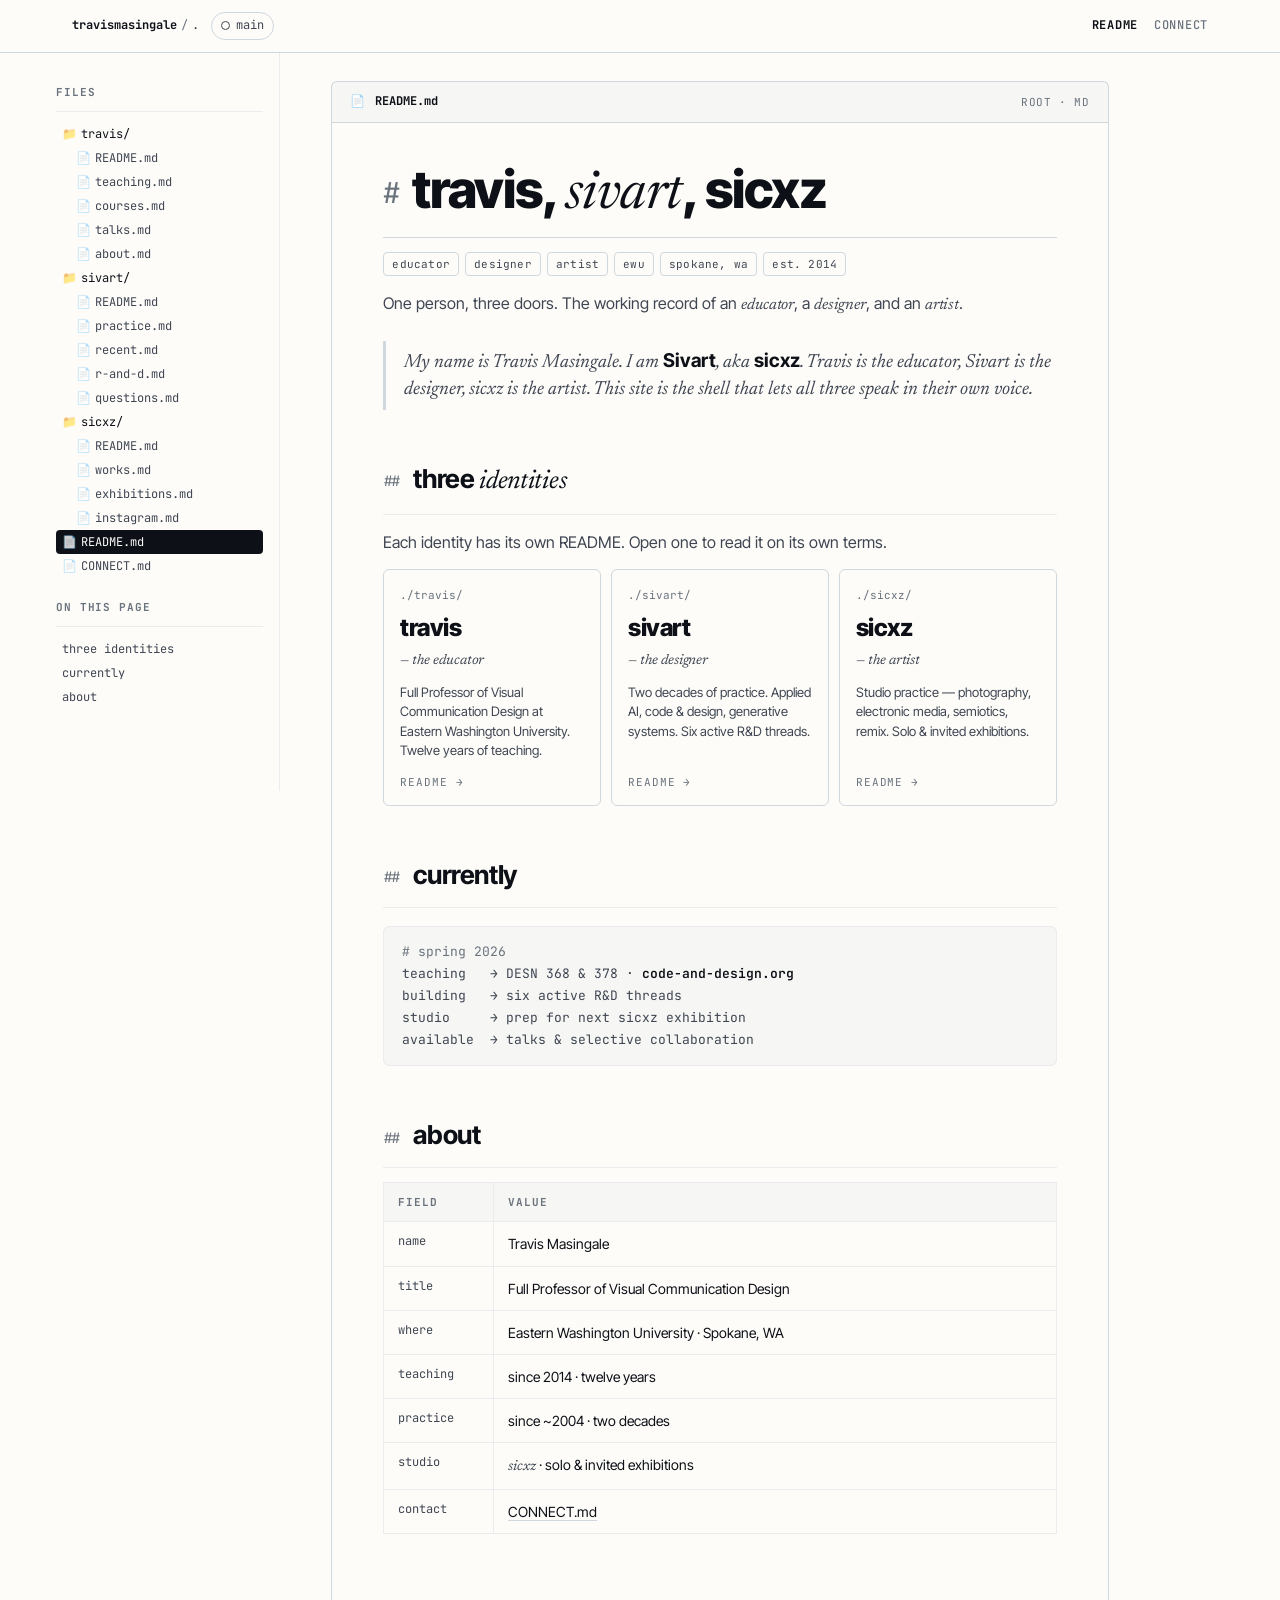
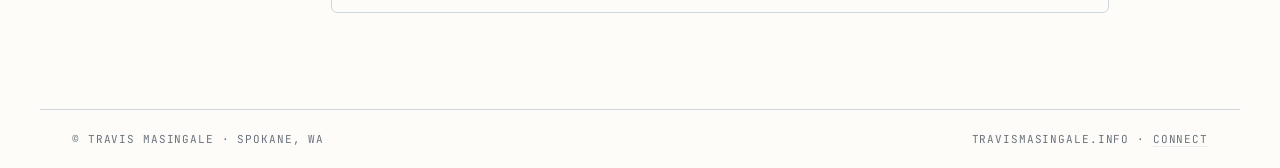
<file: index.html>
<!doctype html>
<html lang="en">
<head>
  <meta charset="utf-8">
  <meta name="viewport" content="width=device-width, initial-scale=1">
  <title>travis, sivart, sicxz — travismasingale.info</title>
  <meta name="description" content="Travis Masingale. Full Professor at Eastern Washington University. Educator, designer, artist — one practice, three doors.">
  <meta name="theme-color" content="#fdfcf9">
  <link href="https://fonts.googleapis.com/css2?family=Inter+Tight:wght@300;400;500;600;700;800;900&family=Newsreader:ital,opsz,wght@0,6..72,300..500;1,6..72,300..500&family=JetBrains+Mono:wght@400;500;700&display=swap" rel="stylesheet">
  <link rel="stylesheet" href="styles/trinity.css">
</head>
<body>

  <header class="top">
    <div class="top-row">
      <a href="index.html" class="lockup"><span class="r">travismasingale</span><span class="s">/</span>.</a>
      <span class="branch">main</span>
      <div class="right">
        <a href="index.html" aria-current="page">README</a>
        <a href="connect.html">Connect</a>
      </div>
    </div>
  </header>

  <div class="shell">

    <aside class="rail" aria-label="Files">
      <h4>files</h4>
      <ul>
        <li><a href="travis.html"><span class="icon">📁</span><span class="folder">travis/</span></a></li>
        <li class="indent"><a href="travis.html"><span class="icon">📄</span><span>README.md</span></a></li>
        <li class="indent"><a href="travis.html#teaching"><span class="icon">📄</span><span>teaching.md</span></a></li>
        <li class="indent"><a href="travis.html#courses"><span class="icon">📄</span><span>courses.md</span></a></li>
        <li class="indent"><a href="travis.html#speaking"><span class="icon">📄</span><span>talks.md</span></a></li>
        <li class="indent"><a href="travis.html#education"><span class="icon">📄</span><span>about.md</span></a></li>

        <li><a href="sivart.html"><span class="icon">📁</span><span class="folder">sivart/</span></a></li>
        <li class="indent"><a href="sivart.html"><span class="icon">📄</span><span>README.md</span></a></li>
        <li class="indent"><a href="sivart.html#practice"><span class="icon">📄</span><span>practice.md</span></a></li>
        <li class="indent"><a href="sivart.html#recent"><span class="icon">📄</span><span>recent.md</span></a></li>
        <li class="indent"><a href="sivart.html#rd-overview"><span class="icon">📄</span><span>r-and-d.md</span></a></li>
        <li class="indent"><a href="sivart.html#themes"><span class="icon">📄</span><span>questions.md</span></a></li>

        <li><a href="sicxz.html"><span class="icon">📁</span><span class="folder">sicxz/</span></a></li>
        <li class="indent"><a href="sicxz.html"><span class="icon">📄</span><span>README.md</span></a></li>
        <li class="indent"><a href="sicxz.html#works"><span class="icon">📄</span><span>works.md</span></a></li>
        <li class="indent"><a href="sicxz.html#exhibitions"><span class="icon">📄</span><span>exhibitions.md</span></a></li>
        <li class="indent"><a href="sicxz.html#instagram"><span class="icon">📄</span><span>instagram.md</span></a></li>

        <li><a class="is-active" href="index.html"><span class="icon">📄</span><span>README.md</span></a></li>
        <li><a href="connect.html"><span class="icon">📄</span><span>CONNECT.md</span></a></li>
      </ul>

      <h4>on this page</h4>
      <ul>
        <li><a href="#identities">three identities</a></li>
        <li><a href="#currently">currently</a></li>
        <li><a href="#about">about</a></li>
      </ul>
    </aside>

    <main class="doc">
      <div class="doc-head">
        <span class="icon">📄</span>
        <span class="name">README.md</span>
        <span class="meta">root · md</span>
      </div>

      <article class="doc-body md">

        <h1><span class="hash">#</span>travis, <i>sivart</i>, sicxz</h1>

        <div class="badges">
          <span class="badge">educator</span>
          <span class="badge">designer</span>
          <span class="badge">artist</span>
          <span class="badge">EWU</span>
          <span class="badge">Spokane, WA</span>
          <span class="badge">est. 2014</span>
        </div>

        <p>One person, three doors. The working record of an <em>educator</em>, a <em>designer</em>, and an <em>artist</em>.</p>

        <blockquote>
          My name is Travis Masingale. I am <strong>Sivart</strong>, aka <strong>sicxz</strong>. Travis is the educator, Sivart is the designer, sicxz is the artist. This site is the shell that lets all three speak in their own voice.
        </blockquote>

        <h2 id="identities"><span class="hash">##</span>three <i>identities</i></h2>
        <p>Each identity has its own README. Open one to read it on its own terms.</p>

        <div class="doors">
          <a class="door" href="travis.html">
            <span class="tag">./travis/</span>
            <span class="name">travis</span>
            <span class="role">— the <i>educator</i></span>
            <p>Full Professor of Visual Communication Design at Eastern Washington University. Twelve years of teaching.</p>
            <span class="open">README →</span>
          </a>
          <a class="door" href="sivart.html">
            <span class="tag">./sivart/</span>
            <span class="name">sivart</span>
            <span class="role">— the <i>designer</i></span>
            <p>Two decades of practice. Applied AI, code &amp; design, generative systems. Six active R&amp;D threads.</p>
            <span class="open">README →</span>
          </a>
          <a class="door" href="sicxz.html">
            <span class="tag">./sicxz/</span>
            <span class="name">sicxz</span>
            <span class="role">— the <i>artist</i></span>
            <p>Studio practice — photography, electronic media, semiotics, remix. Solo &amp; invited exhibitions.</p>
            <span class="open">README →</span>
          </a>
        </div>

        <h2 id="currently"><span class="hash">##</span>currently</h2>

        <div class="codeblock"><span class="c"># spring 2026</span>
teaching   → DESN 368 &amp; 378 · <b>code-and-design.org</b>
building   → six active R&amp;D threads
studio     → prep for next sicxz exhibition
available  → talks &amp; selective collaboration</div>

        <h2 id="about"><span class="hash">##</span>about</h2>

        <table>
          <tr><th>field</th><th>value</th></tr>
          <tr><td class="k">name</td><td>Travis Masingale</td></tr>
          <tr><td class="k">title</td><td>Full Professor of Visual Communication Design</td></tr>
          <tr><td class="k">where</td><td>Eastern Washington University · Spokane, WA</td></tr>
          <tr><td class="k">teaching</td><td>since 2014 · twelve years</td></tr>
          <tr><td class="k">practice</td><td>since ~2004 · two decades</td></tr>
          <tr><td class="k">studio</td><td><i>sicxz</i> · solo &amp; invited exhibitions</td></tr>
          <tr><td class="k">contact</td><td><a href="connect.html">CONNECT.md</a></td></tr>
        </table>

      </article>
    </main>

  </div>

  <footer class="foot">
    <span>© Travis Masingale · Spokane, WA</span>
    <span>travismasingale.info · <a href="connect.html">connect</a></span>
  </footer>

  <script src="scripts/site.js" defer></script>
</body>
</html>
</file>
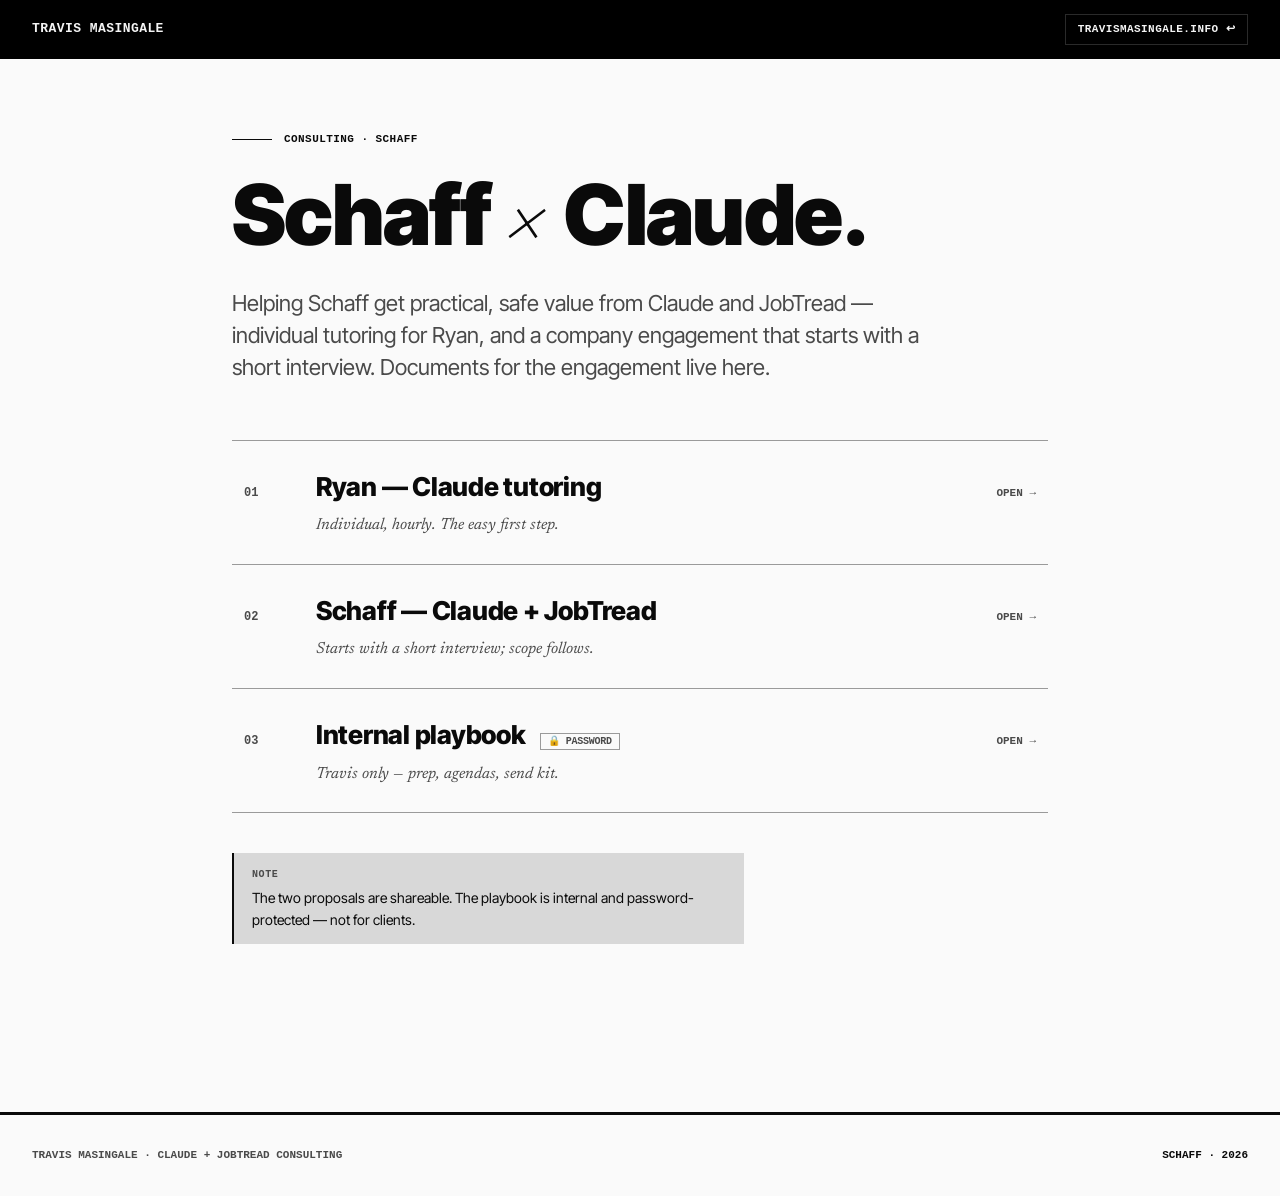
<file: consulting/schaff/index.html>
<!doctype html>
<html lang="en">
<head>
  <meta charset="utf-8" />
  <meta name="viewport" content="width=device-width, initial-scale=1" />
  <title>Schaff × Claude — Consulting</title>
  <link rel="preconnect" href="https://fonts.googleapis.com">
  <link rel="preconnect" href="https://fonts.gstatic.com" crossorigin>
  <link href="https://fonts.googleapis.com/css2?family=Inter+Tight:wght@300;400;500;600;700;800;900&family=Newsreader:ital,opsz,wght@0,6..72,300..500;1,6..72,300..500&display=swap" rel="stylesheet">
  <style>
    /* ===== FOUNDRY · ATELIER (inlined, no color) ===== */
    :root{
      --helv:"Inter Tight","Helvetica Neue",Helvetica,Arial,sans-serif;
      --serif:"Newsreader",Georgia,serif;
      --mono:ui-monospace,"SFMono-Regular",Consolas,monospace;
      --bg:#fafafa;--paper:#d8d8d8;--paper-2:#cccccc;
      --ink:#0a0a0a;--ink-pure:#000;--on-ink:#f4f4f4;--soft:#4a4a4a;--rule:#9a9a9a;--line-on-ink:#2a2a2a;
      --dur:120ms;--ease:cubic-bezier(.2,.6,.2,1);
    }
    [data-theme="dark"]{--bg:#161616;--paper:#1f1f1f;--paper-2:#242424;--ink:#e8e8e8;--ink-pure:#f4f4f4;--on-ink:#0a0a0a;--soft:#8a8a8a;--rule:#3a3a3a;--line-on-ink:#cfcfcf;}
    *{box-sizing:border-box;}
    html,body{margin:0;padding:0;}
    body{background:var(--bg);color:var(--ink);font-family:var(--helv);line-height:1.55;-webkit-font-smoothing:antialiased;text-rendering:optimizeLegibility;}
    i,em{font-family:var(--serif);font-style:italic;font-weight:400;letter-spacing:-.015em;}
    a{color:inherit;text-decoration:underline;text-decoration-thickness:1px;text-underline-offset:3px;transition:background var(--dur) var(--ease),color var(--dur) var(--ease);}
    a:hover{background:var(--ink);color:var(--on-ink);text-decoration:none;}
    *:focus-visible{outline:3px solid var(--ink);outline-offset:3px;}
    ::selection{background:var(--ink);color:var(--on-ink);}
    .top{position:sticky;top:0;z-index:20;display:flex;justify-content:space-between;align-items:center;gap:24px;padding:14px 32px;background:var(--ink-pure);color:var(--on-ink);font-family:var(--mono);font-size:11px;font-weight:700;text-transform:uppercase;letter-spacing:.04em;}
    .top .mark{font-weight:800;font-size:13px;}
    .top a{color:currentColor;text-decoration:none;padding:6px 12px;border:1px solid var(--line-on-ink);}
    .top a:hover{border-color:currentColor;background:var(--on-ink);color:var(--ink-pure);}
    .wrap{max-width:880px;margin:0 auto;padding:72px 32px 96px;}
    .eyebrow{display:flex;align-items:center;gap:12px;margin-bottom:28px;font-family:var(--mono);font-size:11px;font-weight:800;text-transform:uppercase;letter-spacing:.04em;color:var(--ink);}
    .eyebrow::before{content:"";width:40px;height:1px;background:var(--ink);flex:0 0 auto;}
    h1{margin:0 0 24px;font-size:clamp(44px,8vw,84px);font-weight:900;line-height:.92;letter-spacing:-.02em;text-wrap:balance;}
    h1 i{font-weight:400;}
    .lede{max-width:56ch;margin:0;color:var(--soft);font-size:clamp(18px,2.2vw,22px);line-height:1.45;text-wrap:pretty;}
    .index{margin-top:56px;}
    .index-row{display:grid;grid-template-columns:48px minmax(0,1fr) auto;gap:24px;align-items:baseline;padding:26px 12px;border-top:1px solid var(--rule);text-decoration:none;color:inherit;}
    .index-row:last-of-type{border-bottom:1px solid var(--rule);}
    .index-row:hover{background:var(--ink);color:var(--on-ink);text-decoration:none;}
    .index-row .k{font-family:var(--mono);font-size:12px;font-weight:700;color:var(--soft);}
    .index-row .t{font-size:26px;font-weight:800;letter-spacing:-.01em;}
    .index-row .d{display:block;margin-top:6px;font-family:var(--serif);font-style:italic;font-size:16px;color:var(--soft);}
    .index-row .go{font-family:var(--mono);font-size:11px;font-weight:700;text-transform:uppercase;color:var(--soft);white-space:nowrap;}
    .index-row:hover .k,.index-row:hover .d,.index-row:hover .go{color:var(--on-ink);}
    .lock{font-family:var(--mono);font-size:10px;font-weight:800;text-transform:uppercase;border:1px solid var(--rule);padding:2px 7px;margin-left:10px;color:var(--soft);}
    .index-row:hover .lock{border-color:var(--on-ink);color:var(--on-ink);}
    .note{margin:40px 0 0;padding:14px 18px;border-left:2px solid var(--ink);background:var(--paper);font-size:14px;line-height:1.55;max-width:64ch;}
    .note b{display:block;margin-bottom:4px;font-family:var(--mono);font-size:10px;font-weight:800;text-transform:uppercase;letter-spacing:.06em;color:var(--soft);}
    .foot{display:flex;justify-content:space-between;flex-wrap:wrap;gap:16px;padding:32px;margin-top:72px;border-top:3px solid var(--ink);color:var(--soft);font-family:var(--mono);font-size:11px;font-weight:700;text-transform:uppercase;}
    .foot .end{color:var(--ink);font-weight:900;}
    @media (max-width:600px){.index-row{grid-template-columns:1fr;gap:6px;}.index-row .go{display:none;}.foot{flex-direction:column;}}
    @media print{.top{position:static;}body{background:#fff;color:#000;}a{color:#000;}}
  </style>
</head>
<body>
  <header class="top">
    <span class="mark">TRAVIS MASINGALE</span>
    <a href="/">travismasingale.info ↩</a>
  </header>

  <main class="wrap">
    <span class="eyebrow">Consulting · Schaff</span>
    <h1>Schaff <i>×</i> Claude.</h1>
    <p class="lede">Helping Schaff get practical, safe value from Claude and JobTread — individual tutoring for Ryan, and a company engagement that starts with a short interview. Documents for the engagement live here.</p>

    <nav class="index" aria-label="Engagement documents">
      <a class="index-row" href="ryan-tutoring-proposal.html">
        <span class="k">01</span>
        <span><span class="t">Ryan — Claude tutoring</span><span class="d">Individual, hourly. The easy first step.</span></span>
        <span class="go">Open →</span>
      </a>
      <a class="index-row" href="schaff-company-proposal.html">
        <span class="k">02</span>
        <span><span class="t">Schaff — Claude + JobTread</span><span class="d">Starts with a short interview; scope follows.</span></span>
        <span class="go">Open →</span>
      </a>
      <a class="index-row" href="playbook.html">
        <span class="k">03</span>
        <span><span class="t">Internal playbook <span class="lock">🔒 Password</span></span><span class="d">Travis only — prep, agendas, send kit.</span></span>
        <span class="go">Open →</span>
      </a>
    </nav>

    <div class="note">
      <b>Note</b>
      The two proposals are shareable. The playbook is internal and password-protected — not for clients.
    </div>
  </main>

  <footer class="foot">
    <span>Travis Masingale · Claude + JobTread consulting</span>
    <span class="end">Schaff · 2026</span>
  </footer>
</body>
</html>
</file>
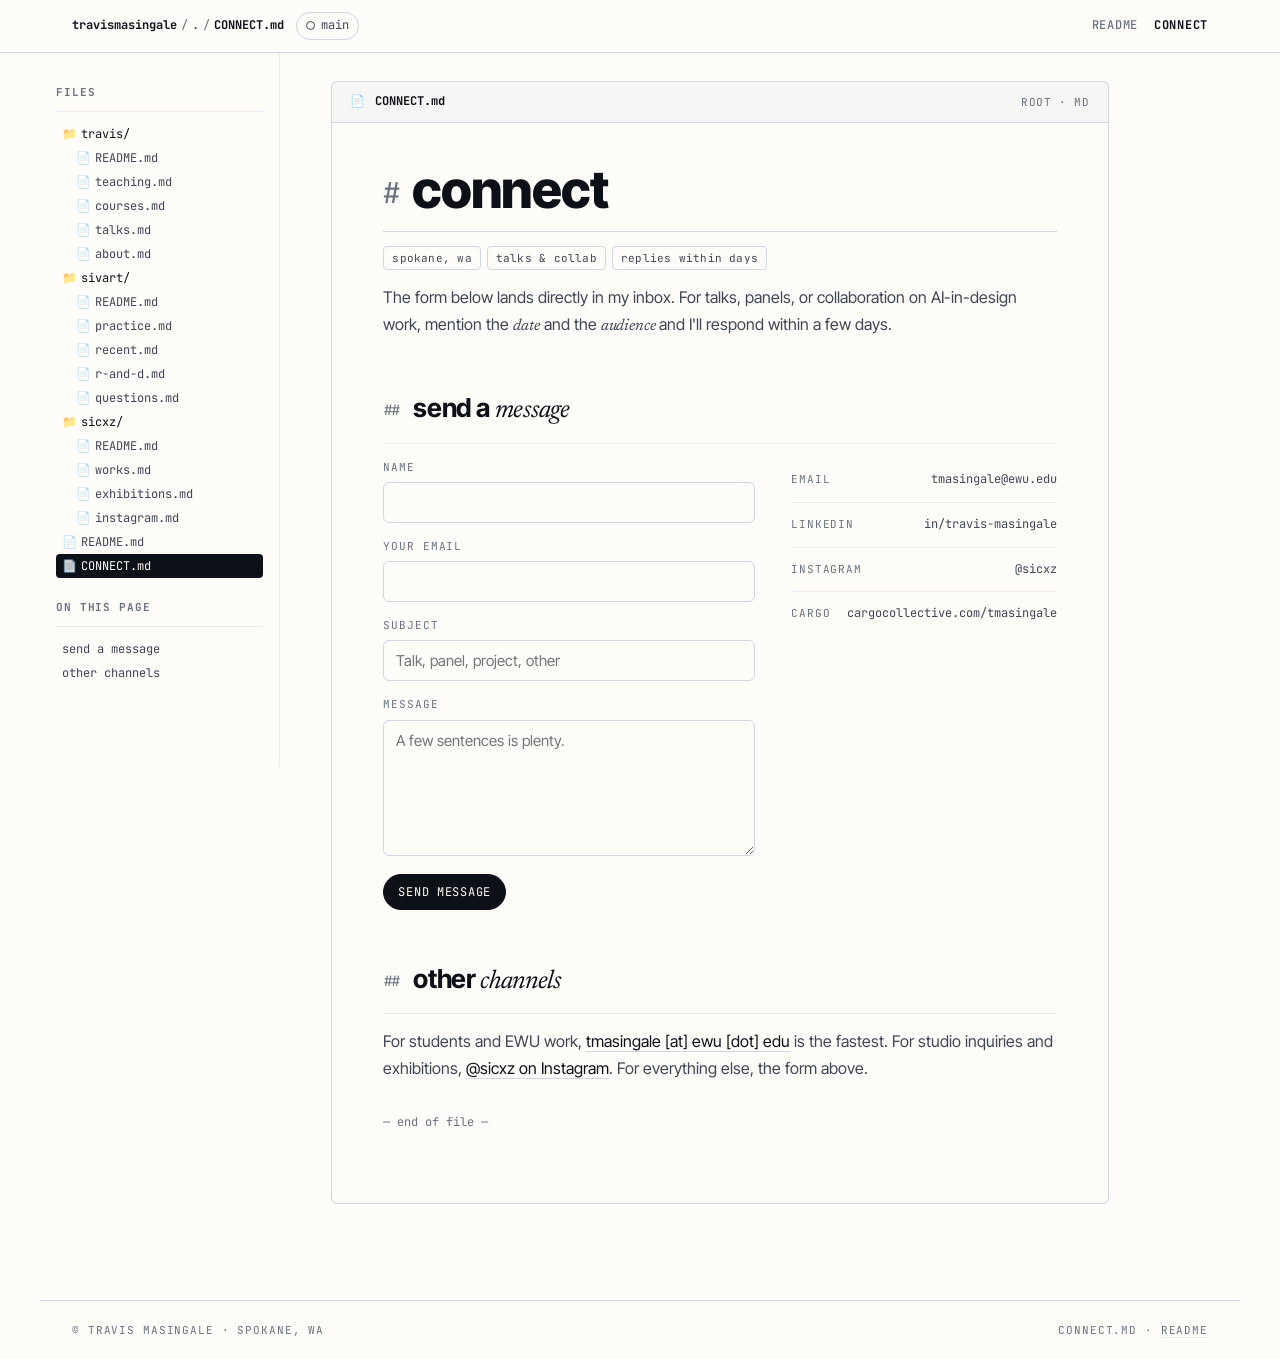
<file: connect.html>
<!doctype html>
<html lang="en">
<head>
  <meta charset="utf-8">
  <meta name="viewport" content="width=device-width, initial-scale=1">
  <title>CONNECT.md — travismasingale.info</title>
  <meta name="description" content="Get in touch with Travis Masingale — form, email, LinkedIn, Instagram, and Cargo.">
  <meta name="theme-color" content="#fdfcf9">
  <link href="https://fonts.googleapis.com/css2?family=Inter+Tight:wght@300;400;500;600;700;800;900&family=Newsreader:ital,opsz,wght@0,6..72,300..500;1,6..72,300..500&family=JetBrains+Mono:wght@400;500;700&display=swap" rel="stylesheet">
  <link rel="stylesheet" href="styles/trinity.css">
</head>
<body>

  <header class="top">
    <div class="top-row">
      <a href="index.html" class="lockup"><span class="r">travismasingale</span><span class="s">/</span>.<span class="s">/</span><span class="r">CONNECT.md</span></a>
      <span class="branch">main</span>
      <div class="right">
        <a href="index.html">README</a>
        <a href="connect.html" aria-current="page">Connect</a>
      </div>
    </div>
  </header>

  <div class="shell">

    <aside class="rail" aria-label="Files">
      <h4>files</h4>
      <ul>
        <li><a href="travis.html"><span class="icon">📁</span><span class="folder">travis/</span></a></li>
        <li class="indent"><a href="travis.html"><span class="icon">📄</span><span>README.md</span></a></li>
        <li class="indent"><a href="travis.html#teaching"><span class="icon">📄</span><span>teaching.md</span></a></li>
        <li class="indent"><a href="travis.html#courses"><span class="icon">📄</span><span>courses.md</span></a></li>
        <li class="indent"><a href="travis.html#speaking"><span class="icon">📄</span><span>talks.md</span></a></li>
        <li class="indent"><a href="travis.html#education"><span class="icon">📄</span><span>about.md</span></a></li>

        <li><a href="sivart.html"><span class="icon">📁</span><span class="folder">sivart/</span></a></li>
        <li class="indent"><a href="sivart.html"><span class="icon">📄</span><span>README.md</span></a></li>
        <li class="indent"><a href="sivart.html#practice"><span class="icon">📄</span><span>practice.md</span></a></li>
        <li class="indent"><a href="sivart.html#recent"><span class="icon">📄</span><span>recent.md</span></a></li>
        <li class="indent"><a href="sivart.html#rd-overview"><span class="icon">📄</span><span>r-and-d.md</span></a></li>
        <li class="indent"><a href="sivart.html#themes"><span class="icon">📄</span><span>questions.md</span></a></li>

        <li><a href="sicxz.html"><span class="icon">📁</span><span class="folder">sicxz/</span></a></li>
        <li class="indent"><a href="sicxz.html"><span class="icon">📄</span><span>README.md</span></a></li>
        <li class="indent"><a href="sicxz.html#works"><span class="icon">📄</span><span>works.md</span></a></li>
        <li class="indent"><a href="sicxz.html#exhibitions"><span class="icon">📄</span><span>exhibitions.md</span></a></li>
        <li class="indent"><a href="sicxz.html#instagram"><span class="icon">📄</span><span>instagram.md</span></a></li>

        <li><a href="index.html"><span class="icon">📄</span><span>README.md</span></a></li>
        <li><a class="is-active" href="connect.html"><span class="icon">📄</span><span>CONNECT.md</span></a></li>
      </ul>

      <h4>on this page</h4>
      <ul>
        <li><a href="#form">send a message</a></li>
        <li><a href="#channels">other channels</a></li>
      </ul>
    </aside>

    <main class="doc">
      <div class="doc-head">
        <span class="icon">📄</span>
        <span class="name">CONNECT.md</span>
        <span class="meta">root · md</span>
      </div>

      <article class="doc-body md">

        <h1><span class="hash">#</span>connect</h1>

        <div class="badges">
          <span class="badge">Spokane, WA</span>
          <span class="badge">talks &amp; collab</span>
          <span class="badge">replies within days</span>
        </div>

        <p>The form below lands directly in my inbox. For talks, panels, or collaboration on AI-in-design work, mention the <em>date</em> and the <em>audience</em> and I'll respond within a few days.</p>

        <h2 id="form"><span class="hash">##</span>send a <i>message</i></h2>

        <div class="contact-grid">
          <form id="contact-form" class="contact-form" action="https://formspree.io/f/YOUR_FORMSPREE_ID" method="POST" novalidate>
            <div class="hp" aria-hidden="true">
              <label>Leave this field empty<input type="text" name="_gotcha" tabindex="-1" autocomplete="off"></label>
            </div>
            <input type="hidden" name="_subject" value="travismasingale.info — new message">

            <div class="f-field">
              <label for="cf-name">Name</label>
              <input id="cf-name" name="name" type="text" required maxlength="120" autocomplete="name">
            </div>

            <div class="f-field">
              <label for="cf-email">Your email</label>
              <input id="cf-email" name="email" type="email" required maxlength="160" autocomplete="email" inputmode="email">
            </div>

            <div class="f-field">
              <label for="cf-subject">Subject</label>
              <input id="cf-subject" name="subject" type="text" maxlength="160" placeholder="Talk, panel, project, other">
            </div>

            <div class="f-field">
              <label for="cf-msg">Message</label>
              <textarea id="cf-msg" name="message" rows="6" required maxlength="3000" placeholder="A few sentences is plenty."></textarea>
            </div>

            <div class="contact-actions">
              <button id="cf-submit" type="submit" class="btn" disabled>Enable JavaScript to send</button>
              <span class="contact-status" id="cf-status" role="status" aria-live="polite"></span>
            </div>
          </form>

          <aside class="contact-alts" aria-label="Other channels">
            <a class="js-email" href="#" data-user="tmasingale" data-host="ewu.edu" data-subject="Hello from travismasingale.info">
              <span class="label">Email</span>
              <span class="handle" data-fallback="enable JavaScript to view">tmasingale [at] ewu [dot] edu</span>
            </a>
            <a href="https://www.linkedin.com/in/travis-masingale/" target="_blank" rel="noopener noreferrer">
              <span class="label">LinkedIn</span>
              <span class="handle">in/travis-masingale</span>
            </a>
            <a href="https://www.instagram.com/sicxz/" target="_blank" rel="noopener noreferrer">
              <span class="label">Instagram</span>
              <span class="handle">@sicxz</span>
            </a>
            <a href="https://cargocollective.com/tmasingale" target="_blank" rel="noopener noreferrer">
              <span class="label">Cargo</span>
              <span class="handle">cargocollective.com/tmasingale</span>
            </a>
          </aside>
        </div>

        <h2 id="channels"><span class="hash">##</span>other <i>channels</i></h2>
        <p>For students and EWU work, <a class="js-email" href="#" data-user="tmasingale" data-host="ewu.edu">tmasingale [at] ewu [dot] edu</a> is the fastest. For studio inquiries and exhibitions, <a href="https://www.instagram.com/sicxz/" target="_blank" rel="noopener">@sicxz on Instagram</a>. For everything else, the form above.</p>

        <p style="margin-top:32px; font-family: var(--mono); font-size:12px; color: var(--mute);">— end of file —</p>
      </article>
    </main>

  </div>

  <footer class="foot">
    <span>© Travis Masingale · Spokane, WA</span>
    <span>CONNECT.md · <a href="index.html">README</a></span>
  </footer>

  <script src="scripts/site.js" defer></script>
</body>
</html>
</file>
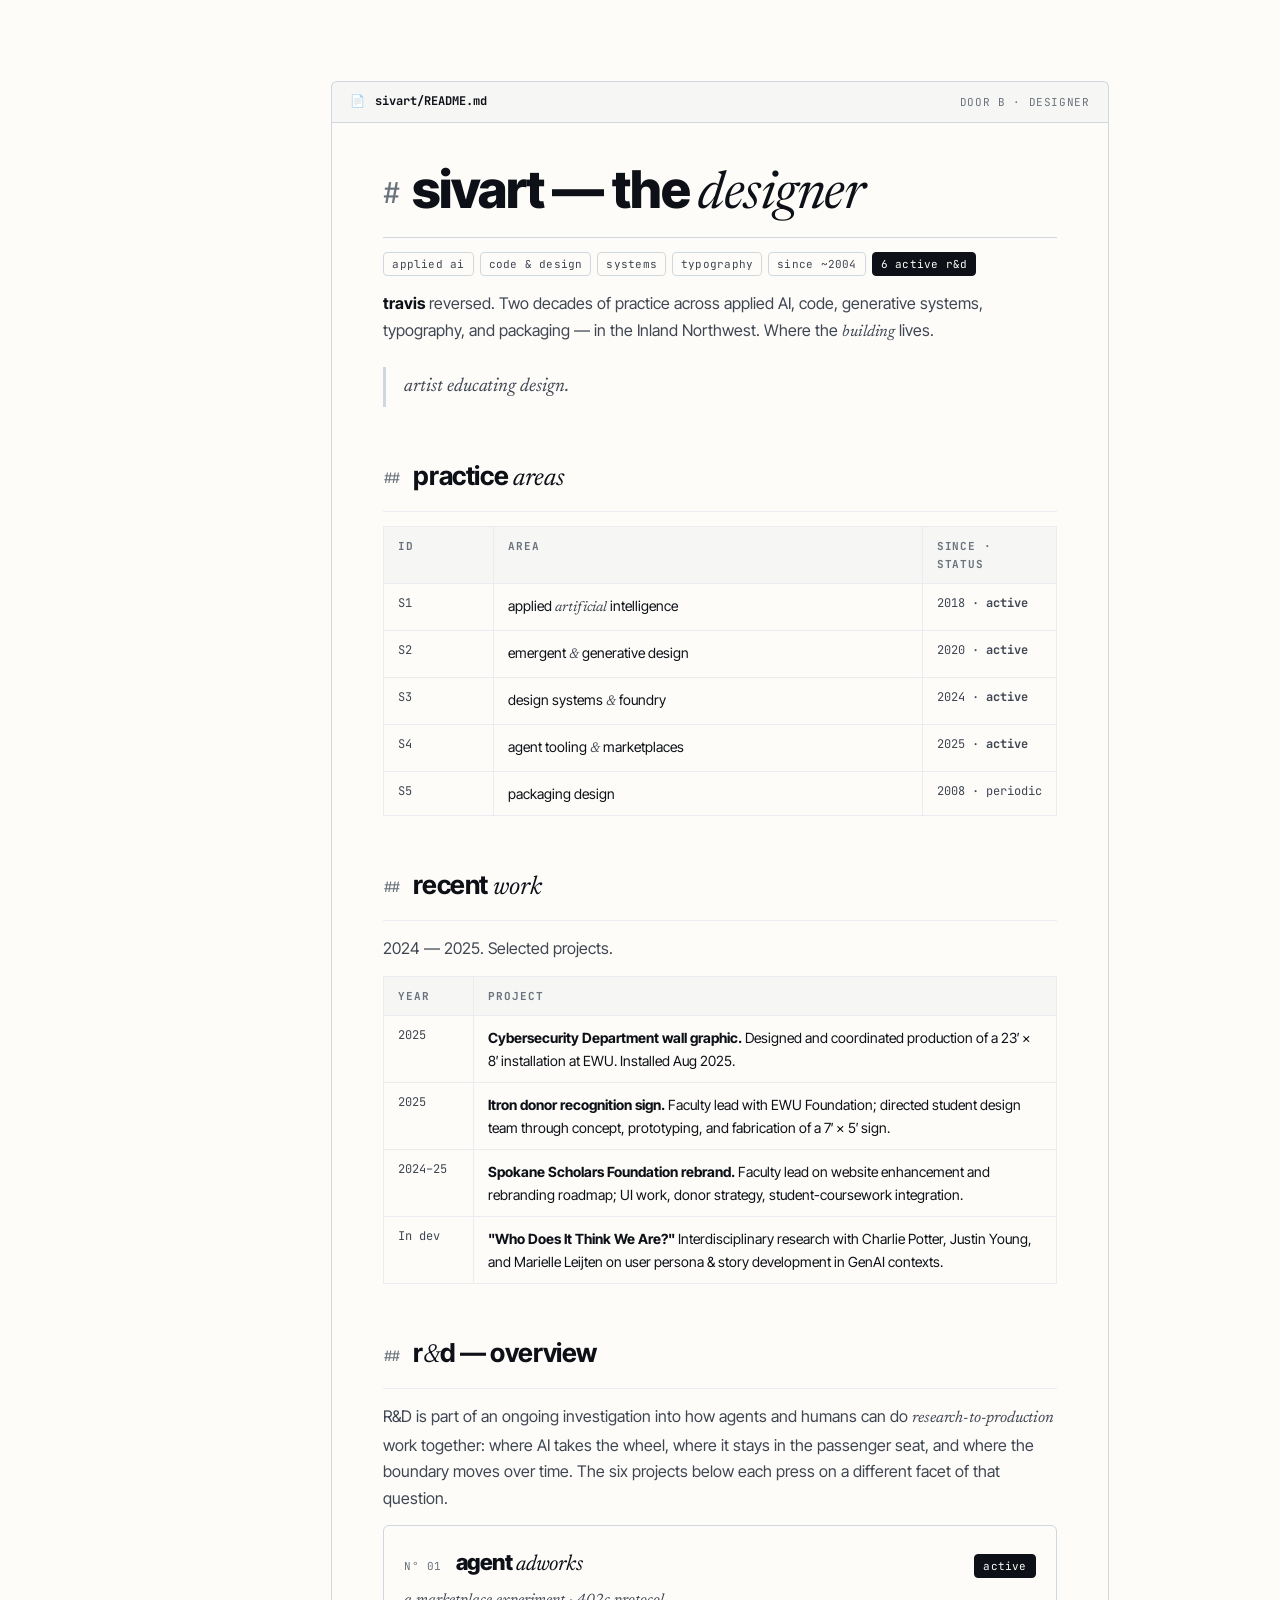
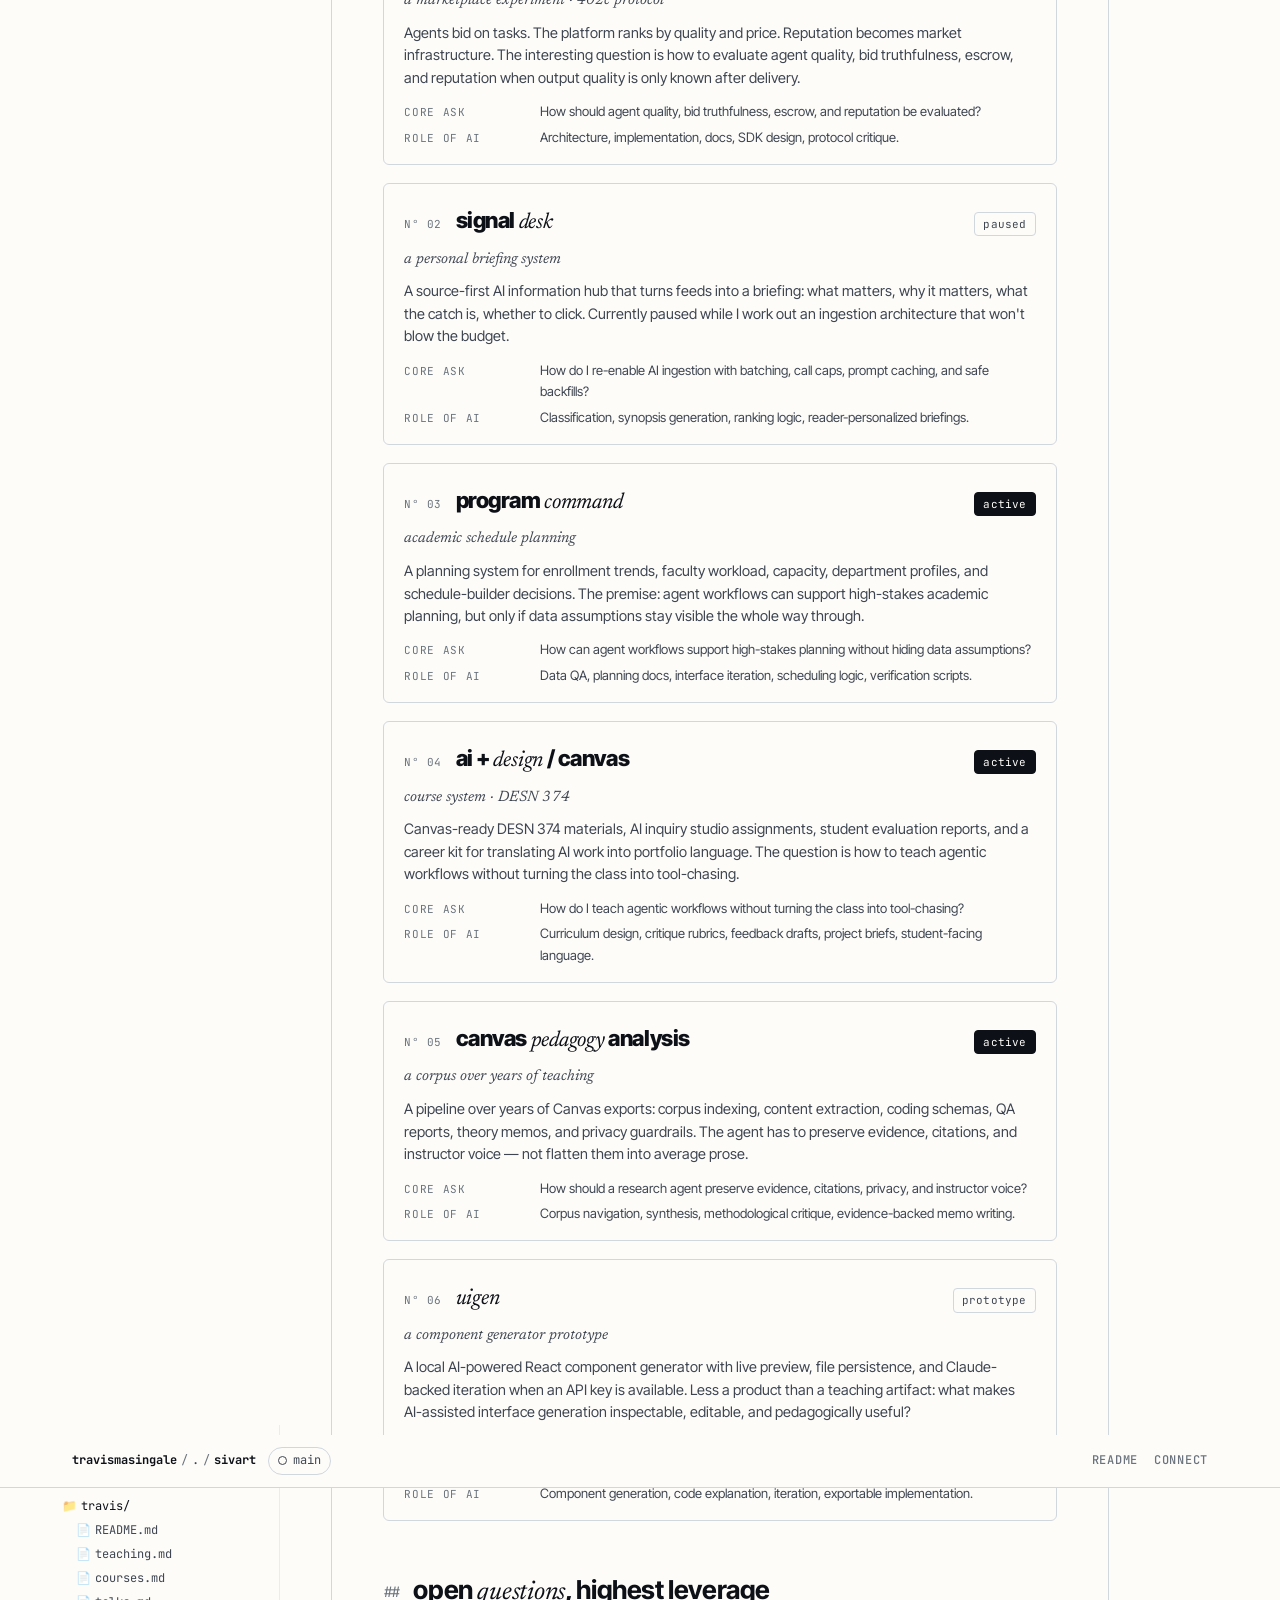
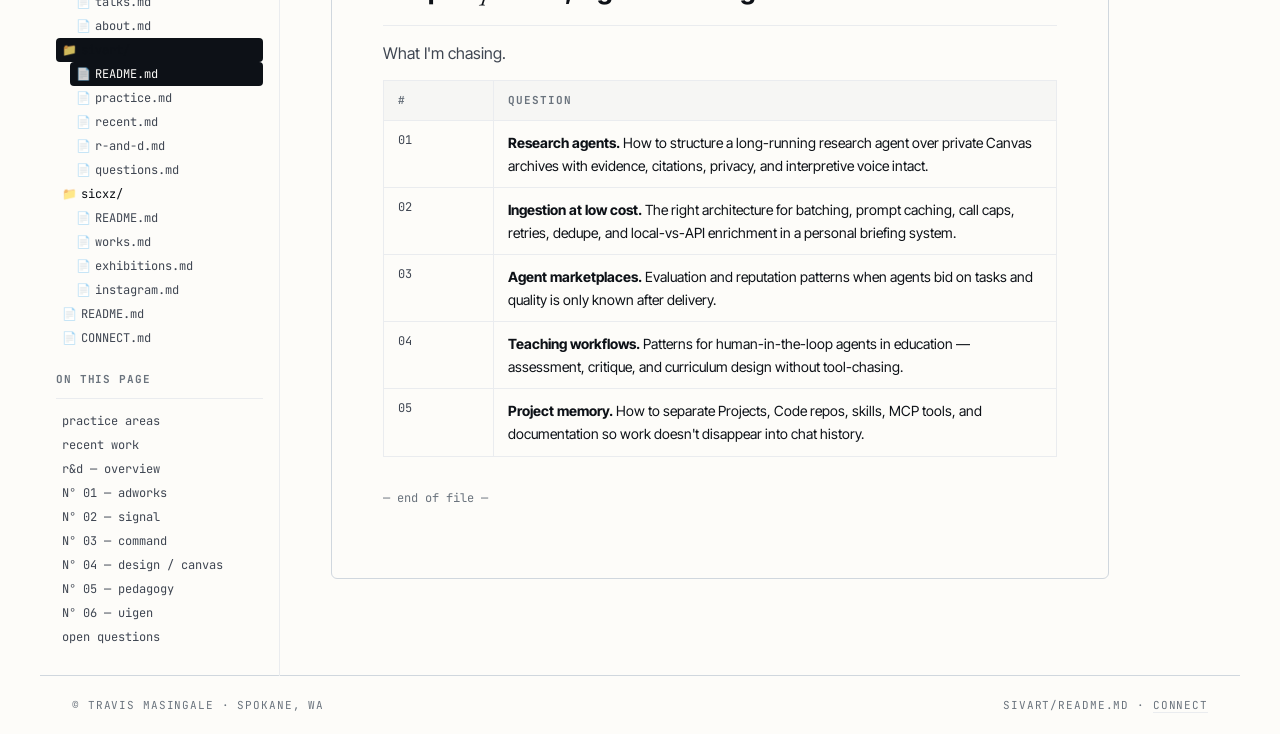
<file: rd.html>
<!doctype html>
<html lang="en">
<head>
  <meta charset="utf-8">
  <meta http-equiv="refresh" content="0; url=sivart.html#rd-overview">
  <link rel="canonical" href="sivart.html#rd-overview">
  <title>R&amp;D — redirecting to sivart</title>
  <meta name="description" content="R&D has moved into the sivart entry on travismasingale.info.">
  <style>
    body { margin: 0; font-family: -apple-system, sans-serif; background: #ededeb; color: #0a0a0a; min-height: 100vh; display: grid; place-items: center; padding: 24px; }
    a { color: inherit; }
  </style>
</head>
<body>
  <p>R&amp;D now lives at <a href="sivart.html#rd-overview">sivart.html#rd-overview</a> — redirecting…</p>
</body>
</html>
</file>
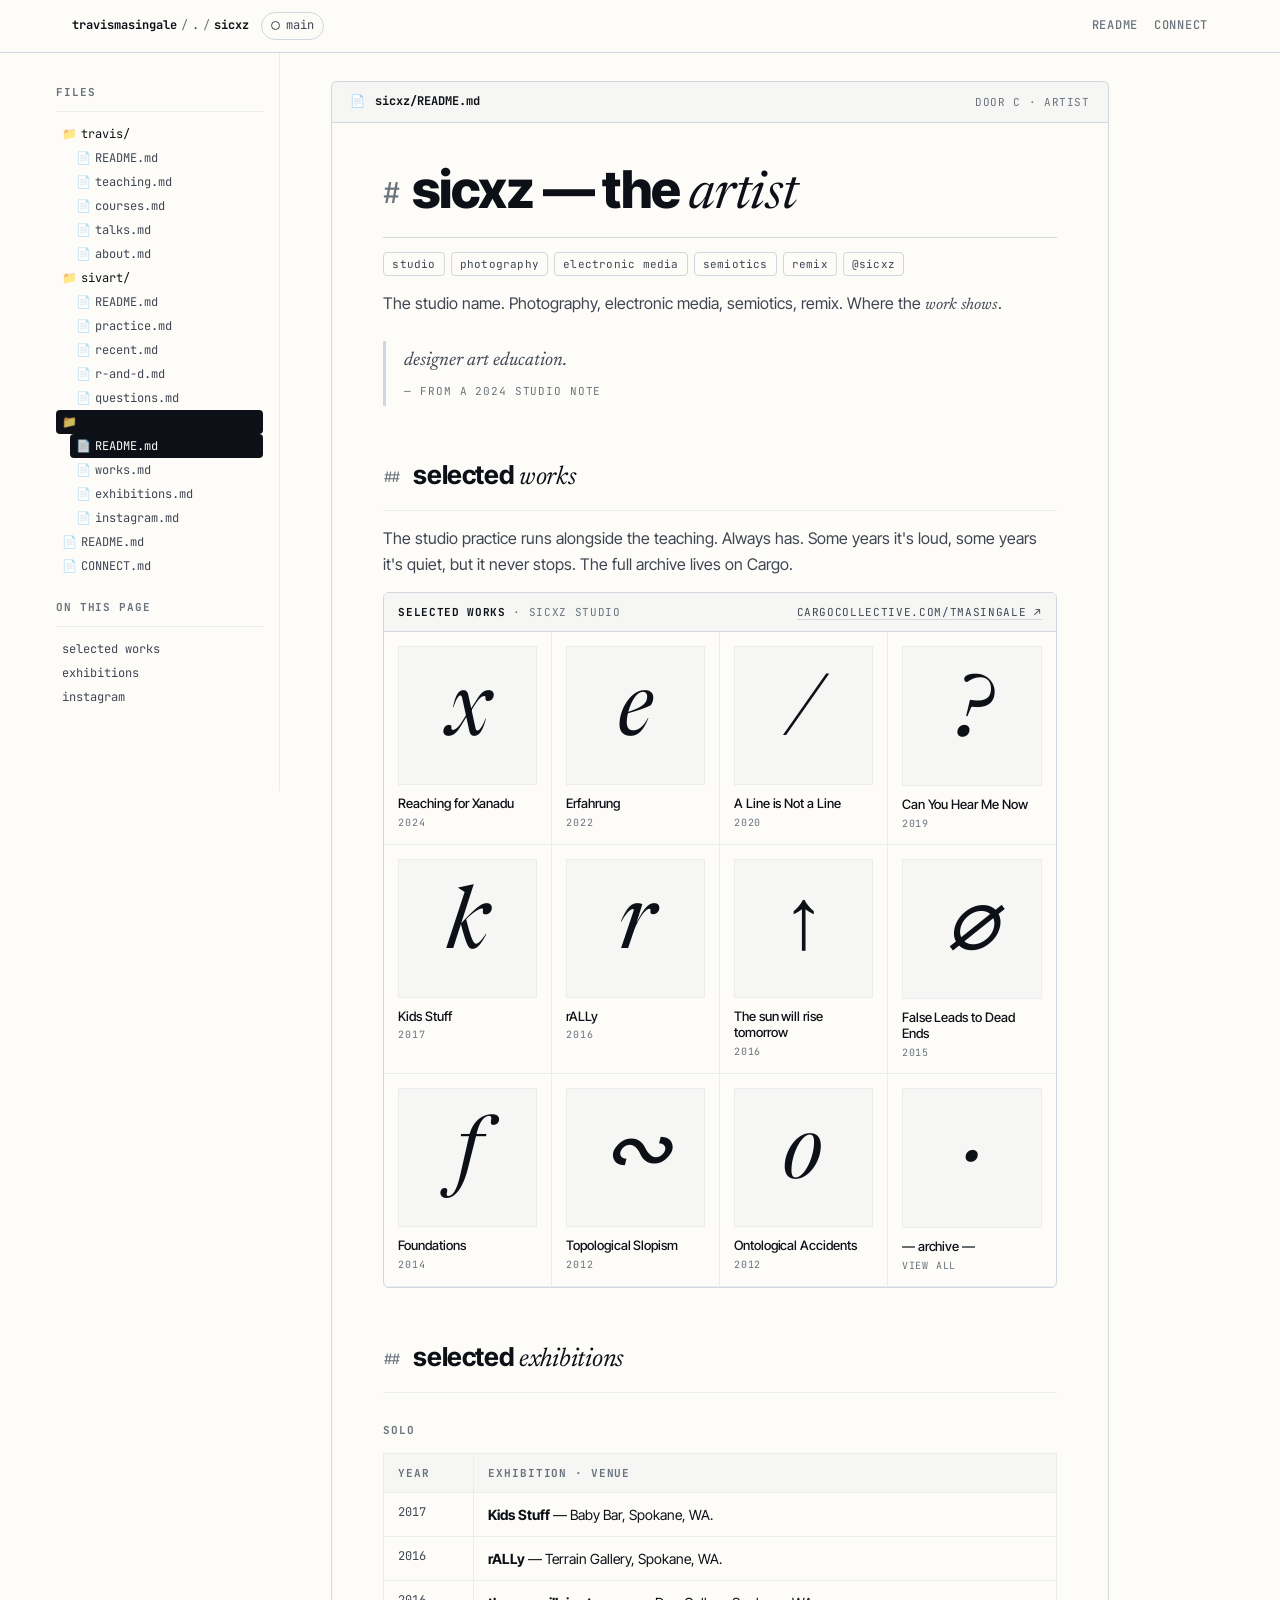
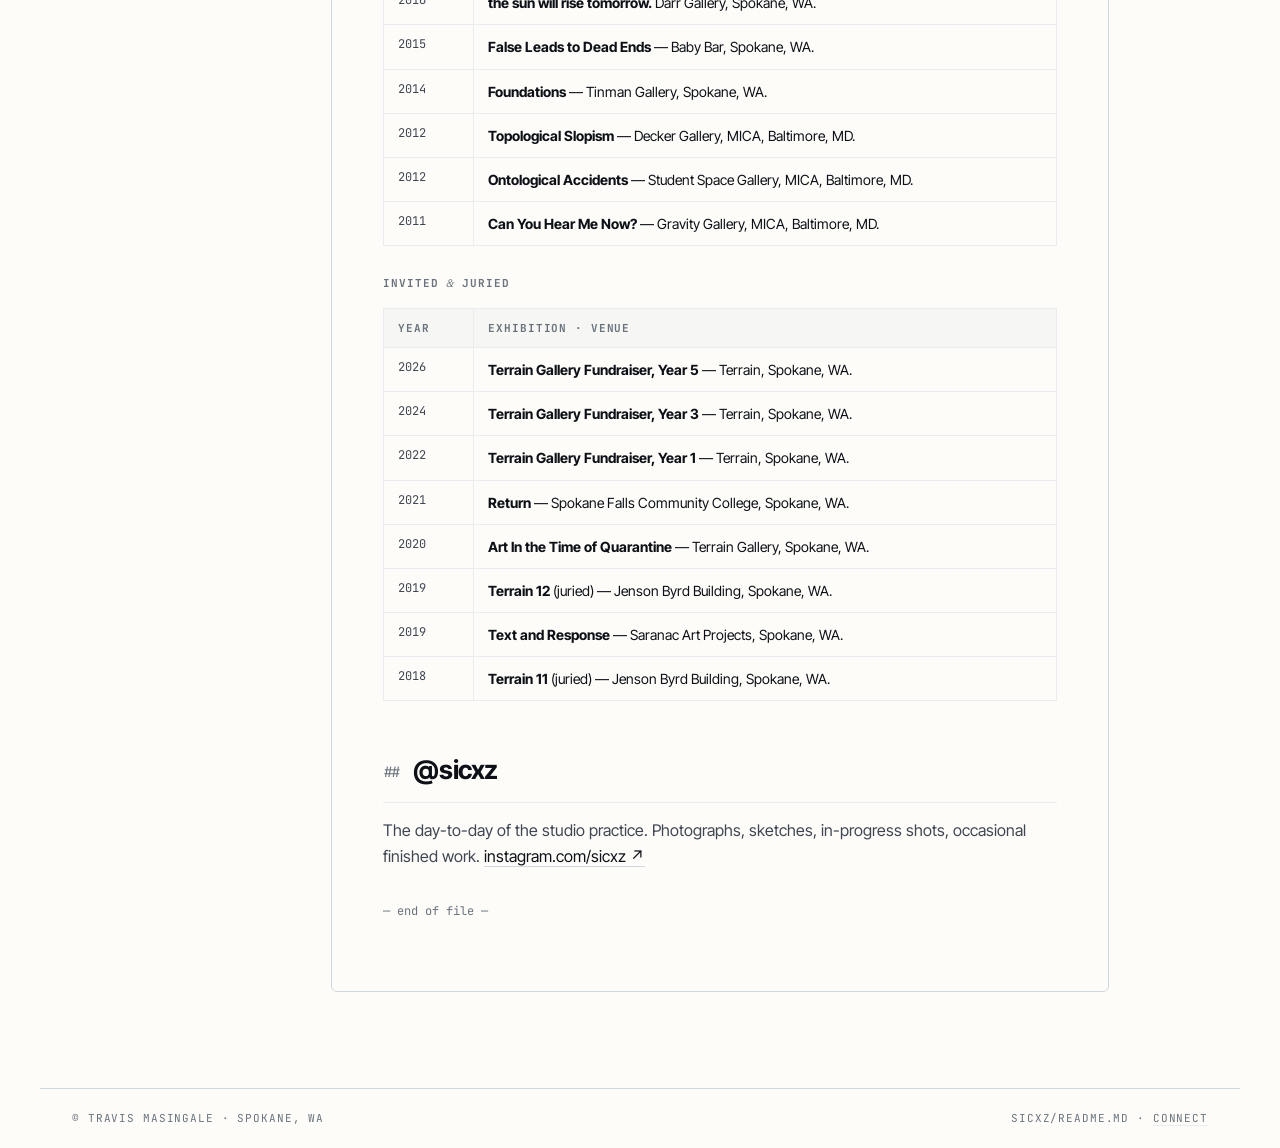
<file: sicxz.html>
<!doctype html>
<html lang="en">
<head>
  <meta charset="utf-8">
  <meta name="viewport" content="width=device-width, initial-scale=1">
  <title>sicxz · README — travismasingale.info</title>
  <meta name="description" content="sicxz — the artist. Studio practice in photography, electronic media, semiotics, and remix. Selected works, exhibitions, and Instagram log.">
  <meta name="theme-color" content="#fdfcf9">
  <link href="https://fonts.googleapis.com/css2?family=Inter+Tight:wght@300;400;500;600;700;800;900&family=Newsreader:ital,opsz,wght@0,6..72,300..500;1,6..72,300..500&family=JetBrains+Mono:wght@400;500;700&display=swap" rel="stylesheet">
  <link rel="stylesheet" href="styles/trinity.css">
</head>
<body>

  <header class="top">
    <div class="top-row">
      <a href="index.html" class="lockup"><span class="r">travismasingale</span><span class="s">/</span>.<span class="s">/</span><span class="r">sicxz</span></a>
      <span class="branch">main</span>
      <div class="right">
        <a href="index.html">README</a>
        <a href="connect.html">Connect</a>
      </div>
    </div>
  </header>

  <div class="shell">

    <aside class="rail" aria-label="Files">
      <h4>files</h4>
      <ul>
        <li><a href="travis.html"><span class="icon">📁</span><span class="folder">travis/</span></a></li>
        <li class="indent"><a href="travis.html"><span class="icon">📄</span><span>README.md</span></a></li>
        <li class="indent"><a href="travis.html#teaching"><span class="icon">📄</span><span>teaching.md</span></a></li>
        <li class="indent"><a href="travis.html#courses"><span class="icon">📄</span><span>courses.md</span></a></li>
        <li class="indent"><a href="travis.html#speaking"><span class="icon">📄</span><span>talks.md</span></a></li>
        <li class="indent"><a href="travis.html#education"><span class="icon">📄</span><span>about.md</span></a></li>

        <li><a href="sivart.html"><span class="icon">📁</span><span class="folder">sivart/</span></a></li>
        <li class="indent"><a href="sivart.html"><span class="icon">📄</span><span>README.md</span></a></li>
        <li class="indent"><a href="sivart.html#practice"><span class="icon">📄</span><span>practice.md</span></a></li>
        <li class="indent"><a href="sivart.html#recent"><span class="icon">📄</span><span>recent.md</span></a></li>
        <li class="indent"><a href="sivart.html#rd-overview"><span class="icon">📄</span><span>r-and-d.md</span></a></li>
        <li class="indent"><a href="sivart.html#themes"><span class="icon">📄</span><span>questions.md</span></a></li>

        <li><a class="is-active" href="sicxz.html"><span class="icon">📁</span><span class="folder">sicxz/</span></a></li>
        <li class="indent"><a class="is-active" href="sicxz.html"><span class="icon">📄</span><span>README.md</span></a></li>
        <li class="indent"><a href="sicxz.html#works"><span class="icon">📄</span><span>works.md</span></a></li>
        <li class="indent"><a href="sicxz.html#exhibitions"><span class="icon">📄</span><span>exhibitions.md</span></a></li>
        <li class="indent"><a href="sicxz.html#instagram"><span class="icon">📄</span><span>instagram.md</span></a></li>

        <li><a href="index.html"><span class="icon">📄</span><span>README.md</span></a></li>
        <li><a href="connect.html"><span class="icon">📄</span><span>CONNECT.md</span></a></li>
      </ul>

      <h4>on this page</h4>
      <ul>
        <li><a href="#works">selected works</a></li>
        <li><a href="#exhibitions">exhibitions</a></li>
        <li><a href="#instagram">instagram</a></li>
      </ul>
    </aside>

    <main class="doc">
      <div class="doc-head">
        <span class="icon">📄</span>
        <span class="name">sicxz/README.md</span>
        <span class="meta">door C · artist</span>
      </div>

      <article class="doc-body md">

        <h1><span class="hash">#</span>sicxz — the <i>artist</i></h1>

        <div class="badges">
          <span class="badge">studio</span>
          <span class="badge">photography</span>
          <span class="badge">electronic media</span>
          <span class="badge">semiotics</span>
          <span class="badge">remix</span>
          <span class="badge">@sicxz</span>
        </div>

        <p>The studio name. Photography, electronic media, semiotics, remix. Where the <em>work shows</em>.</p>

        <blockquote>
          designer <em>art</em> education.
          <cite>— from a 2024 studio note</cite>
        </blockquote>

        <h2 id="works"><span class="hash">##</span>selected <i>works</i></h2>
        <p>The studio practice runs alongside the teaching. Always has. Some years it's loud, some years it's quiet, but it never stops. The full archive lives on Cargo.</p>

        <div class="cargo-frame">
          <div class="cargo-head">
            <span><strong>selected works</strong> · sicxz studio</span>
            <span><a href="https://cargocollective.com/tmasingale" target="_blank" rel="noopener">cargocollective.com/tmasingale ↗</a></span>
          </div>
          <div class="cargo-grid">
            <a href="https://cargocollective.com/tmasingale" target="_blank" rel="noopener"><div class="cargo-tile"><span class="glyph">x</span></div><span class="cargo-caption">Reaching for Xanadu<span class="year">2024</span></span></a>
            <a href="https://cargocollective.com/tmasingale" target="_blank" rel="noopener"><div class="cargo-tile"><span class="glyph">e</span></div><span class="cargo-caption">Erfahrung<span class="year">2022</span></span></a>
            <a href="https://cargocollective.com/tmasingale" target="_blank" rel="noopener"><div class="cargo-tile"><span class="glyph">/</span></div><span class="cargo-caption">A Line is Not a Line<span class="year">2020</span></span></a>
            <a href="https://cargocollective.com/tmasingale" target="_blank" rel="noopener"><div class="cargo-tile"><span class="glyph">?</span></div><span class="cargo-caption">Can You Hear Me Now<span class="year">2019</span></span></a>
            <a href="https://cargocollective.com/tmasingale" target="_blank" rel="noopener"><div class="cargo-tile"><span class="glyph">k</span></div><span class="cargo-caption">Kids Stuff<span class="year">2017</span></span></a>
            <a href="https://cargocollective.com/tmasingale" target="_blank" rel="noopener"><div class="cargo-tile"><span class="glyph">r</span></div><span class="cargo-caption">rALLy<span class="year">2016</span></span></a>
            <a href="https://cargocollective.com/tmasingale" target="_blank" rel="noopener"><div class="cargo-tile"><span class="glyph">↑</span></div><span class="cargo-caption">The sun will rise tomorrow<span class="year">2016</span></span></a>
            <a href="https://cargocollective.com/tmasingale" target="_blank" rel="noopener"><div class="cargo-tile"><span class="glyph">⌀</span></div><span class="cargo-caption">False Leads to Dead Ends<span class="year">2015</span></span></a>
            <a href="https://cargocollective.com/tmasingale" target="_blank" rel="noopener"><div class="cargo-tile"><span class="glyph">f</span></div><span class="cargo-caption">Foundations<span class="year">2014</span></span></a>
            <a href="https://cargocollective.com/tmasingale" target="_blank" rel="noopener"><div class="cargo-tile"><span class="glyph">∾</span></div><span class="cargo-caption">Topological Slopism<span class="year">2012</span></span></a>
            <a href="https://cargocollective.com/tmasingale" target="_blank" rel="noopener"><div class="cargo-tile"><span class="glyph">o</span></div><span class="cargo-caption">Ontological Accidents<span class="year">2012</span></span></a>
            <a href="https://cargocollective.com/tmasingale" target="_blank" rel="noopener"><div class="cargo-tile"><span class="glyph">·</span></div><span class="cargo-caption">— archive —<span class="year">view all</span></span></a>
          </div>
        </div>

        <h2 id="exhibitions"><span class="hash">##</span>selected <i>exhibitions</i></h2>

        <h4>Solo</h4>
        <table>
          <tr><th>year</th><th>exhibition · venue</th></tr>
          <tr><td class="y">2017</td><td><strong>Kids Stuff</strong> — Baby Bar, Spokane, WA.</td></tr>
          <tr><td class="y">2016</td><td><strong>rALLy</strong> — Terrain Gallery, Spokane, WA.</td></tr>
          <tr><td class="y">2016</td><td><strong>the sun will rise tomorrow.</strong> Darr Gallery, Spokane, WA.</td></tr>
          <tr><td class="y">2015</td><td><strong>False Leads to Dead Ends</strong> — Baby Bar, Spokane, WA.</td></tr>
          <tr><td class="y">2014</td><td><strong>Foundations</strong> — Tinman Gallery, Spokane, WA.</td></tr>
          <tr><td class="y">2012</td><td><strong>Topological Slopism</strong> — Decker Gallery, MICA, Baltimore, MD.</td></tr>
          <tr><td class="y">2012</td><td><strong>Ontological Accidents</strong> — Student Space Gallery, MICA, Baltimore, MD.</td></tr>
          <tr><td class="y">2011</td><td><strong>Can You Hear Me Now?</strong> — Gravity Gallery, MICA, Baltimore, MD.</td></tr>
        </table>

        <h4>Invited <i>&amp;</i> juried</h4>
        <table>
          <tr><th>year</th><th>exhibition · venue</th></tr>
          <tr><td class="y">2026</td><td><strong>Terrain Gallery Fundraiser, Year 5</strong> — Terrain, Spokane, WA.</td></tr>
          <tr><td class="y">2024</td><td><strong>Terrain Gallery Fundraiser, Year 3</strong> — Terrain, Spokane, WA.</td></tr>
          <tr><td class="y">2022</td><td><strong>Terrain Gallery Fundraiser, Year 1</strong> — Terrain, Spokane, WA.</td></tr>
          <tr><td class="y">2021</td><td><strong>Return</strong> — Spokane Falls Community College, Spokane, WA.</td></tr>
          <tr><td class="y">2020</td><td><strong>Art In the Time of Quarantine</strong> — Terrain Gallery, Spokane, WA.</td></tr>
          <tr><td class="y">2019</td><td><strong>Terrain 12</strong> (juried) — Jenson Byrd Building, Spokane, WA.</td></tr>
          <tr><td class="y">2019</td><td><strong>Text and Response</strong> — Saranac Art Projects, Spokane, WA.</td></tr>
          <tr><td class="y">2018</td><td><strong>Terrain 11</strong> (juried) — Jenson Byrd Building, Spokane, WA.</td></tr>
        </table>

        <h2 id="instagram"><span class="hash">##</span>@sicxz</h2>
        <p>The day-to-day of the studio practice. Photographs, sketches, in-progress shots, occasional finished work. <a href="https://www.instagram.com/sicxz/" target="_blank" rel="noopener">instagram.com/sicxz ↗</a></p>

        <p style="margin-top:32px; font-family: var(--mono); font-size:12px; color: var(--mute);">— end of file —</p>
      </article>
    </main>

  </div>

  <footer class="foot">
    <span>© Travis Masingale · Spokane, WA</span>
    <span>sicxz/README.md · <a href="connect.html">connect</a></span>
  </footer>

  <script src="scripts/site.js" defer></script>
</body>
</html>
</file>
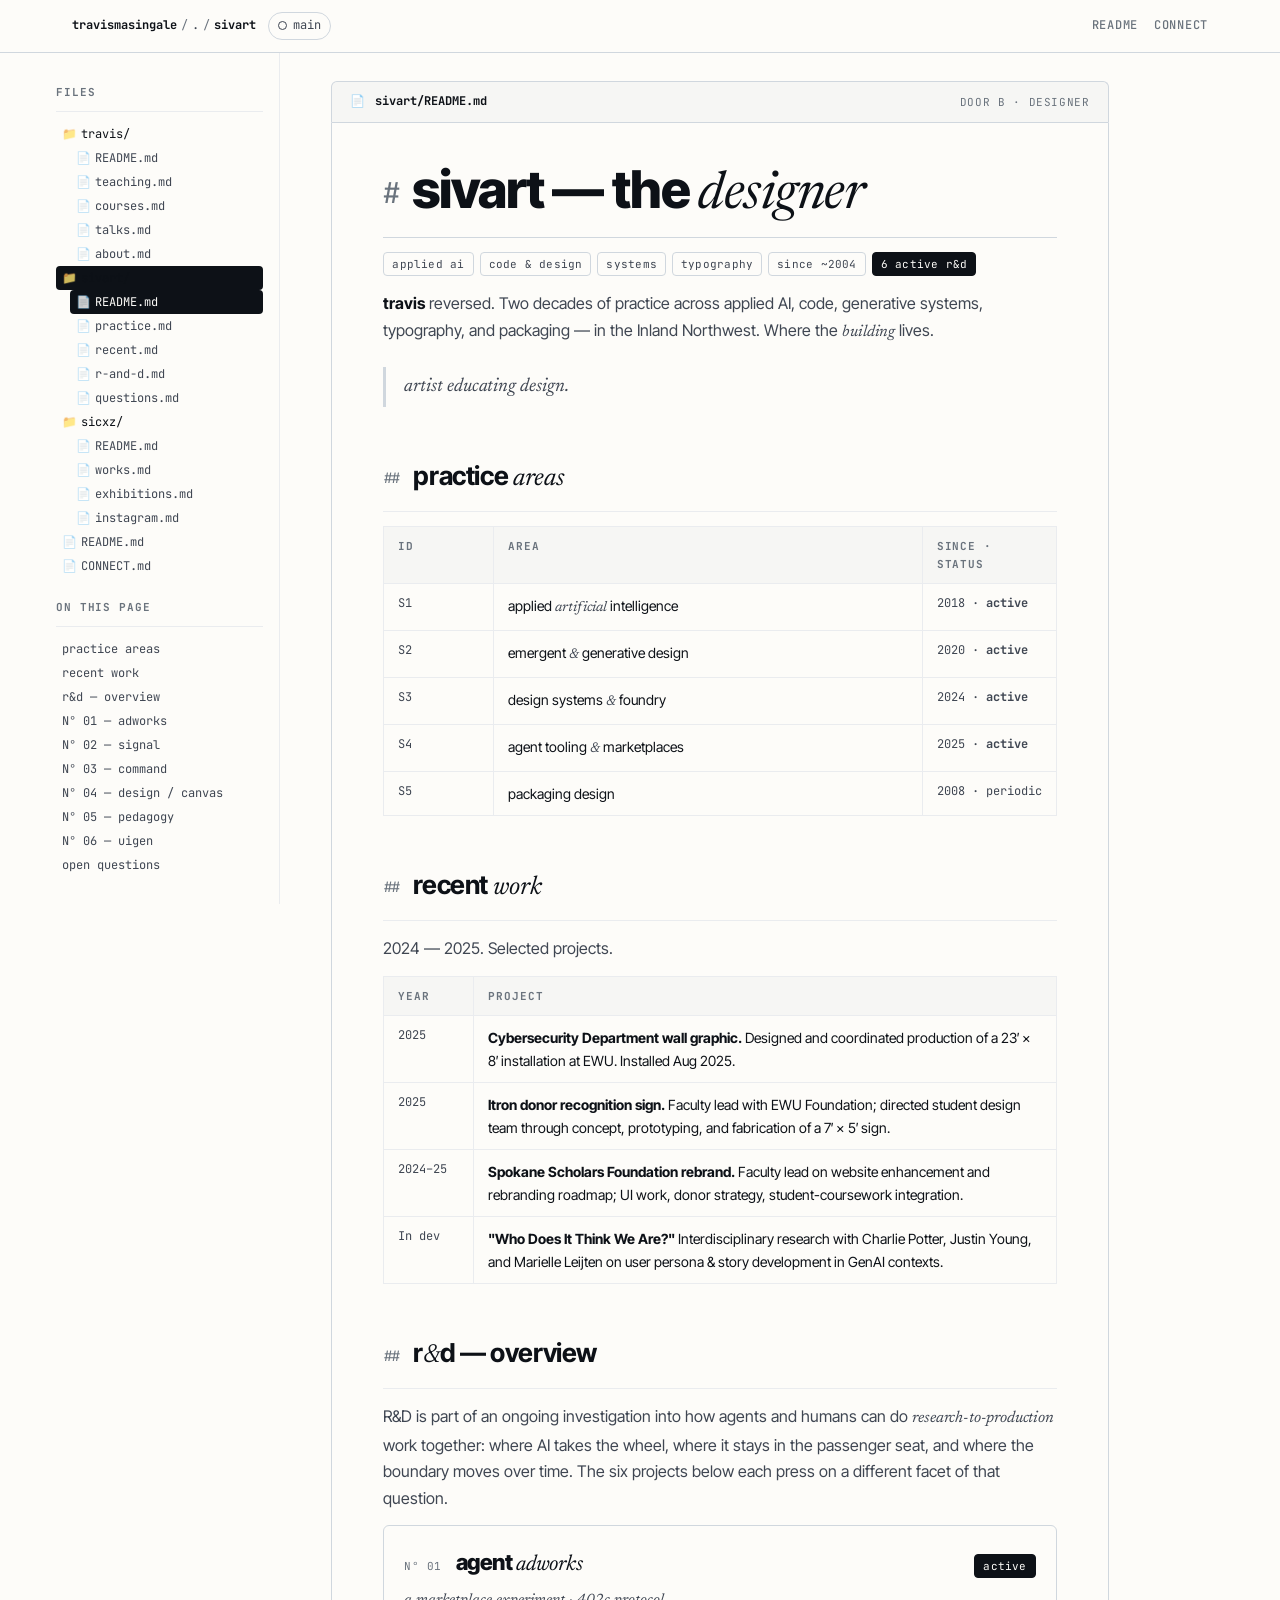
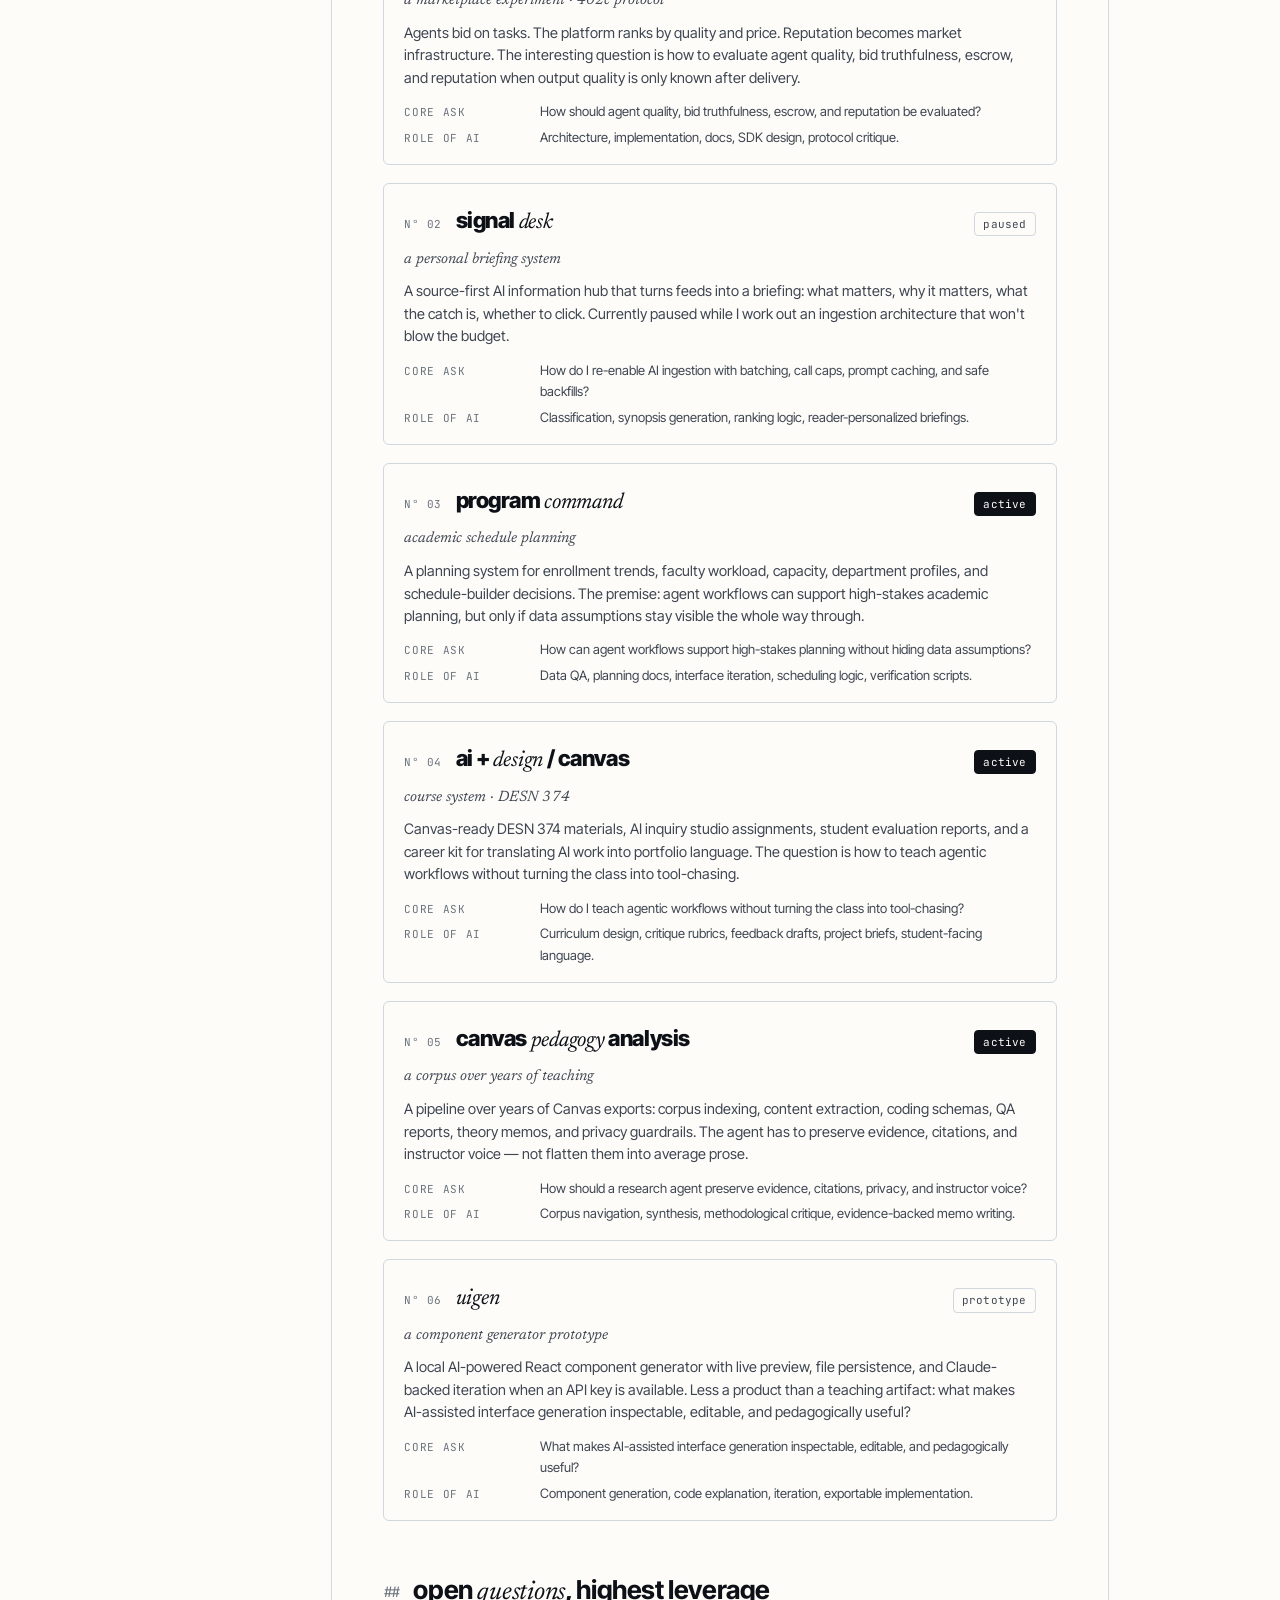
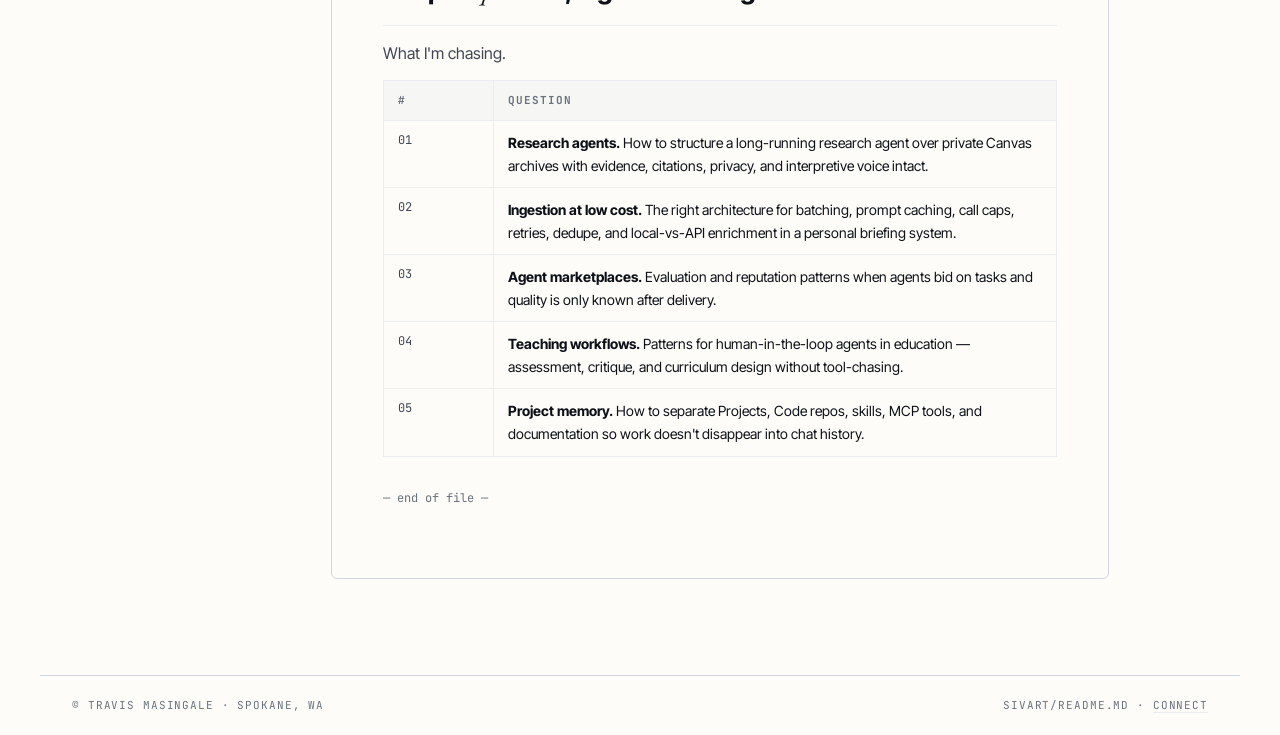
<file: sivart.html>
<!doctype html>
<html lang="en">
<head>
  <meta charset="utf-8">
  <meta name="viewport" content="width=device-width, initial-scale=1">
  <title>sivart · README — travismasingale.info</title>
  <meta name="description" content="Sivart — the designer. Practice across applied AI, code, generative design, typography, and six active R&D projects: Agent Adworks, Signal Desk, Program Command, AI + Design, Canvas Pedagogy Analysis, UIGen.">
  <meta name="theme-color" content="#fdfcf9">
  <link href="https://fonts.googleapis.com/css2?family=Inter+Tight:wght@300;400;500;600;700;800;900&family=Newsreader:ital,opsz,wght@0,6..72,300..500;1,6..72,300..500&family=JetBrains+Mono:wght@400;500;700&display=swap" rel="stylesheet">
  <link rel="stylesheet" href="styles/trinity.css">
</head>
<body>

  <header class="top">
    <div class="top-row">
      <a href="index.html" class="lockup"><span class="r">travismasingale</span><span class="s">/</span>.<span class="s">/</span><span class="r">sivart</span></a>
      <span class="branch">main</span>
      <div class="right">
        <a href="index.html">README</a>
        <a href="connect.html">Connect</a>
      </div>
    </div>
  </header>

  <div class="shell">

    <aside class="rail" aria-label="Files">
      <h4>files</h4>
      <ul>
        <li><a href="travis.html"><span class="icon">📁</span><span class="folder">travis/</span></a></li>
        <li class="indent"><a href="travis.html"><span class="icon">📄</span><span>README.md</span></a></li>
        <li class="indent"><a href="travis.html#teaching"><span class="icon">📄</span><span>teaching.md</span></a></li>
        <li class="indent"><a href="travis.html#courses"><span class="icon">📄</span><span>courses.md</span></a></li>
        <li class="indent"><a href="travis.html#speaking"><span class="icon">📄</span><span>talks.md</span></a></li>
        <li class="indent"><a href="travis.html#education"><span class="icon">📄</span><span>about.md</span></a></li>

        <li><a class="is-active" href="sivart.html"><span class="icon">📁</span><span class="folder">sivart/</span></a></li>
        <li class="indent"><a class="is-active" href="sivart.html"><span class="icon">📄</span><span>README.md</span></a></li>
        <li class="indent"><a href="sivart.html#practice"><span class="icon">📄</span><span>practice.md</span></a></li>
        <li class="indent"><a href="sivart.html#recent"><span class="icon">📄</span><span>recent.md</span></a></li>
        <li class="indent"><a href="sivart.html#rd-overview"><span class="icon">📄</span><span>r-and-d.md</span></a></li>
        <li class="indent"><a href="sivart.html#themes"><span class="icon">📄</span><span>questions.md</span></a></li>

        <li><a href="sicxz.html"><span class="icon">📁</span><span class="folder">sicxz/</span></a></li>
        <li class="indent"><a href="sicxz.html"><span class="icon">📄</span><span>README.md</span></a></li>
        <li class="indent"><a href="sicxz.html#works"><span class="icon">📄</span><span>works.md</span></a></li>
        <li class="indent"><a href="sicxz.html#exhibitions"><span class="icon">📄</span><span>exhibitions.md</span></a></li>
        <li class="indent"><a href="sicxz.html#instagram"><span class="icon">📄</span><span>instagram.md</span></a></li>

        <li><a href="index.html"><span class="icon">📄</span><span>README.md</span></a></li>
        <li><a href="connect.html"><span class="icon">📄</span><span>CONNECT.md</span></a></li>
      </ul>

      <h4>on this page</h4>
      <ul>
        <li><a href="#practice">practice areas</a></li>
        <li><a href="#recent">recent work</a></li>
        <li><a href="#rd-overview">r&amp;d — overview</a></li>
        <li><a href="#p-adworks">N° 01 — adworks</a></li>
        <li><a href="#p-signal">N° 02 — signal</a></li>
        <li><a href="#p-command">N° 03 — command</a></li>
        <li><a href="#p-design">N° 04 — design / canvas</a></li>
        <li><a href="#p-pedagogy">N° 05 — pedagogy</a></li>
        <li><a href="#p-uigen">N° 06 — uigen</a></li>
        <li><a href="#themes">open questions</a></li>
      </ul>
    </aside>

    <main class="doc">
      <div class="doc-head">
        <span class="icon">📄</span>
        <span class="name">sivart/README.md</span>
        <span class="meta">door B · designer</span>
      </div>

      <article class="doc-body md">

        <h1><span class="hash">#</span>sivart — the <i>designer</i></h1>

        <div class="badges">
          <span class="badge">applied AI</span>
          <span class="badge">code &amp; design</span>
          <span class="badge">systems</span>
          <span class="badge">typography</span>
          <span class="badge">since ~2004</span>
          <span class="badge is-strong">6 active R&amp;D</span>
        </div>

        <p><strong>travis</strong> reversed. Two decades of practice across applied AI, code, generative systems, typography, and packaging — in the Inland Northwest. Where the <em>building</em> lives.</p>

        <blockquote>
          artist <em>educating</em> design.
        </blockquote>

        <h2 id="practice"><span class="hash">##</span>practice <i>areas</i></h2>
        <table>
          <tr><th>id</th><th>area</th><th>since · status</th></tr>
          <tr><td class="k">S1</td><td>applied <i>artificial</i> intelligence</td><td class="y">2018 · <strong>active</strong></td></tr>
          <tr><td class="k">S2</td><td>emergent <i>&amp;</i> generative design</td><td class="y">2020 · <strong>active</strong></td></tr>
          <tr><td class="k">S3</td><td>design systems <i>&amp;</i> foundry</td><td class="y">2024 · <strong>active</strong></td></tr>
          <tr><td class="k">S4</td><td>agent tooling <i>&amp;</i> marketplaces</td><td class="y">2025 · <strong>active</strong></td></tr>
          <tr><td class="k">S5</td><td>packaging design</td><td class="y">2008 · periodic</td></tr>
        </table>

        <h2 id="recent"><span class="hash">##</span>recent <i>work</i></h2>
        <p>2024 — 2025. Selected projects.</p>
        <table>
          <tr><th>year</th><th>project</th></tr>
          <tr><td class="y">2025</td><td><strong>Cybersecurity Department wall graphic.</strong> Designed and coordinated production of a 23&prime; × 8&prime; installation at EWU. Installed Aug 2025.</td></tr>
          <tr><td class="y">2025</td><td><strong>Itron donor recognition sign.</strong> Faculty lead with EWU Foundation; directed student design team through concept, prototyping, and fabrication of a 7&prime; × 5&prime; sign.</td></tr>
          <tr><td class="y">2024–25</td><td><strong>Spokane Scholars Foundation rebrand.</strong> Faculty lead on website enhancement and rebranding roadmap; UI work, donor strategy, student-coursework integration.</td></tr>
          <tr><td class="y">In dev</td><td><strong>"Who Does It Think We Are?"</strong> Interdisciplinary research with Charlie Potter, Justin Young, and Marielle Leijten on user persona &amp; story development in GenAI contexts.</td></tr>
        </table>

        <h2 id="rd-overview"><span class="hash">##</span>r<i>&amp;</i>d — overview</h2>
        <p>R&amp;D is part of an ongoing investigation into how agents and humans can do <em>research-to-production</em> work together: where AI takes the wheel, where it stays in the passenger seat, and where the boundary moves over time. The six projects below each press on a different facet of that question.</p>

        <article class="proj" id="p-adworks">
          <div class="proj-head">
            <span class="proj-num">N° 01</span>
            <h3>agent <i>adworks</i></h3>
            <span class="proj-status" data-state="active">active</span>
          </div>
          <span class="proj-kind">a marketplace experiment · 402c protocol</span>
          <p>Agents bid on tasks. The platform ranks by quality and price. Reputation becomes market infrastructure. The interesting question is how to evaluate agent quality, bid truthfulness, escrow, and reputation when output quality is only known after delivery.</p>
          <dl>
            <dt>Core ask</dt>
            <dd>How should agent quality, bid truthfulness, escrow, and reputation be evaluated?</dd>
            <dt>Role of AI</dt>
            <dd>Architecture, implementation, docs, SDK design, protocol critique.</dd>
          </dl>
        </article>

        <article class="proj" id="p-signal">
          <div class="proj-head">
            <span class="proj-num">N° 02</span>
            <h3>signal <i>desk</i></h3>
            <span class="proj-status">paused</span>
          </div>
          <span class="proj-kind">a personal briefing system</span>
          <p>A source-first AI information hub that turns feeds into a briefing: what matters, why it matters, what the catch is, whether to click. Currently paused while I work out an ingestion architecture that won't blow the budget.</p>
          <dl>
            <dt>Core ask</dt>
            <dd>How do I re-enable AI ingestion with batching, call caps, prompt caching, and safe backfills?</dd>
            <dt>Role of AI</dt>
            <dd>Classification, synopsis generation, ranking logic, reader-personalized briefings.</dd>
          </dl>
        </article>

        <article class="proj" id="p-command">
          <div class="proj-head">
            <span class="proj-num">N° 03</span>
            <h3>program <i>command</i></h3>
            <span class="proj-status" data-state="active">active</span>
          </div>
          <span class="proj-kind">academic schedule planning</span>
          <p>A planning system for enrollment trends, faculty workload, capacity, department profiles, and schedule-builder decisions. The premise: agent workflows can support high-stakes academic planning, but only if data assumptions stay visible the whole way through.</p>
          <dl>
            <dt>Core ask</dt>
            <dd>How can agent workflows support high-stakes planning without hiding data assumptions?</dd>
            <dt>Role of AI</dt>
            <dd>Data QA, planning docs, interface iteration, scheduling logic, verification scripts.</dd>
          </dl>
        </article>

        <article class="proj" id="p-design">
          <div class="proj-head">
            <span class="proj-num">N° 04</span>
            <h3>ai + <i>design</i> / canvas</h3>
            <span class="proj-status" data-state="active">active</span>
          </div>
          <span class="proj-kind">course system · DESN 374</span>
          <p>Canvas-ready DESN 374 materials, AI inquiry studio assignments, student evaluation reports, and a career kit for translating AI work into portfolio language. The question is how to teach agentic workflows without turning the class into tool-chasing.</p>
          <dl>
            <dt>Core ask</dt>
            <dd>How do I teach agentic workflows without turning the class into tool-chasing?</dd>
            <dt>Role of AI</dt>
            <dd>Curriculum design, critique rubrics, feedback drafts, project briefs, student-facing language.</dd>
          </dl>
        </article>

        <article class="proj" id="p-pedagogy">
          <div class="proj-head">
            <span class="proj-num">N° 05</span>
            <h3>canvas <i>pedagogy</i> analysis</h3>
            <span class="proj-status" data-state="active">active</span>
          </div>
          <span class="proj-kind">a corpus over years of teaching</span>
          <p>A pipeline over years of Canvas exports: corpus indexing, content extraction, coding schemas, QA reports, theory memos, and privacy guardrails. The agent has to preserve evidence, citations, and instructor voice — not flatten them into average prose.</p>
          <dl>
            <dt>Core ask</dt>
            <dd>How should a research agent preserve evidence, citations, privacy, and instructor voice?</dd>
            <dt>Role of AI</dt>
            <dd>Corpus navigation, synthesis, methodological critique, evidence-backed memo writing.</dd>
          </dl>
        </article>

        <article class="proj" id="p-uigen">
          <div class="proj-head">
            <span class="proj-num">N° 06</span>
            <h3><i>uigen</i></h3>
            <span class="proj-status">prototype</span>
          </div>
          <span class="proj-kind">a component generator prototype</span>
          <p>A local AI-powered React component generator with live preview, file persistence, and Claude-backed iteration when an API key is available. Less a product than a teaching artifact: what makes AI-assisted interface generation inspectable, editable, and pedagogically useful?</p>
          <dl>
            <dt>Core ask</dt>
            <dd>What makes AI-assisted interface generation inspectable, editable, and pedagogically useful?</dd>
            <dt>Role of AI</dt>
            <dd>Component generation, code explanation, iteration, exportable implementation.</dd>
          </dl>
        </article>

        <h2 id="themes"><span class="hash">##</span>open <i>questions</i>, highest leverage</h2>
        <p>What I'm chasing.</p>
        <table>
          <tr><th>#</th><th>question</th></tr>
          <tr><td class="k">01</td><td><strong>Research agents.</strong> How to structure a long-running research agent over private Canvas archives with evidence, citations, privacy, and interpretive voice intact.</td></tr>
          <tr><td class="k">02</td><td><strong>Ingestion at low cost.</strong> The right architecture for batching, prompt caching, call caps, retries, dedupe, and local-vs-API enrichment in a personal briefing system.</td></tr>
          <tr><td class="k">03</td><td><strong>Agent marketplaces.</strong> Evaluation and reputation patterns when agents bid on tasks and quality is only known after delivery.</td></tr>
          <tr><td class="k">04</td><td><strong>Teaching workflows.</strong> Patterns for human-in-the-loop agents in education — assessment, critique, and curriculum design without tool-chasing.</td></tr>
          <tr><td class="k">05</td><td><strong>Project memory.</strong> How to separate Projects, Code repos, skills, MCP tools, and documentation so work doesn't disappear into chat history.</td></tr>
        </table>

        <p style="margin-top:32px; font-family: var(--mono); font-size:12px; color: var(--mute);">— end of file —</p>
      </article>
    </main>

  </div>

  <footer class="foot">
    <span>© Travis Masingale · Spokane, WA</span>
    <span>sivart/README.md · <a href="connect.html">connect</a></span>
  </footer>

  <script src="scripts/site.js" defer></script>
</body>
</html>
</file>
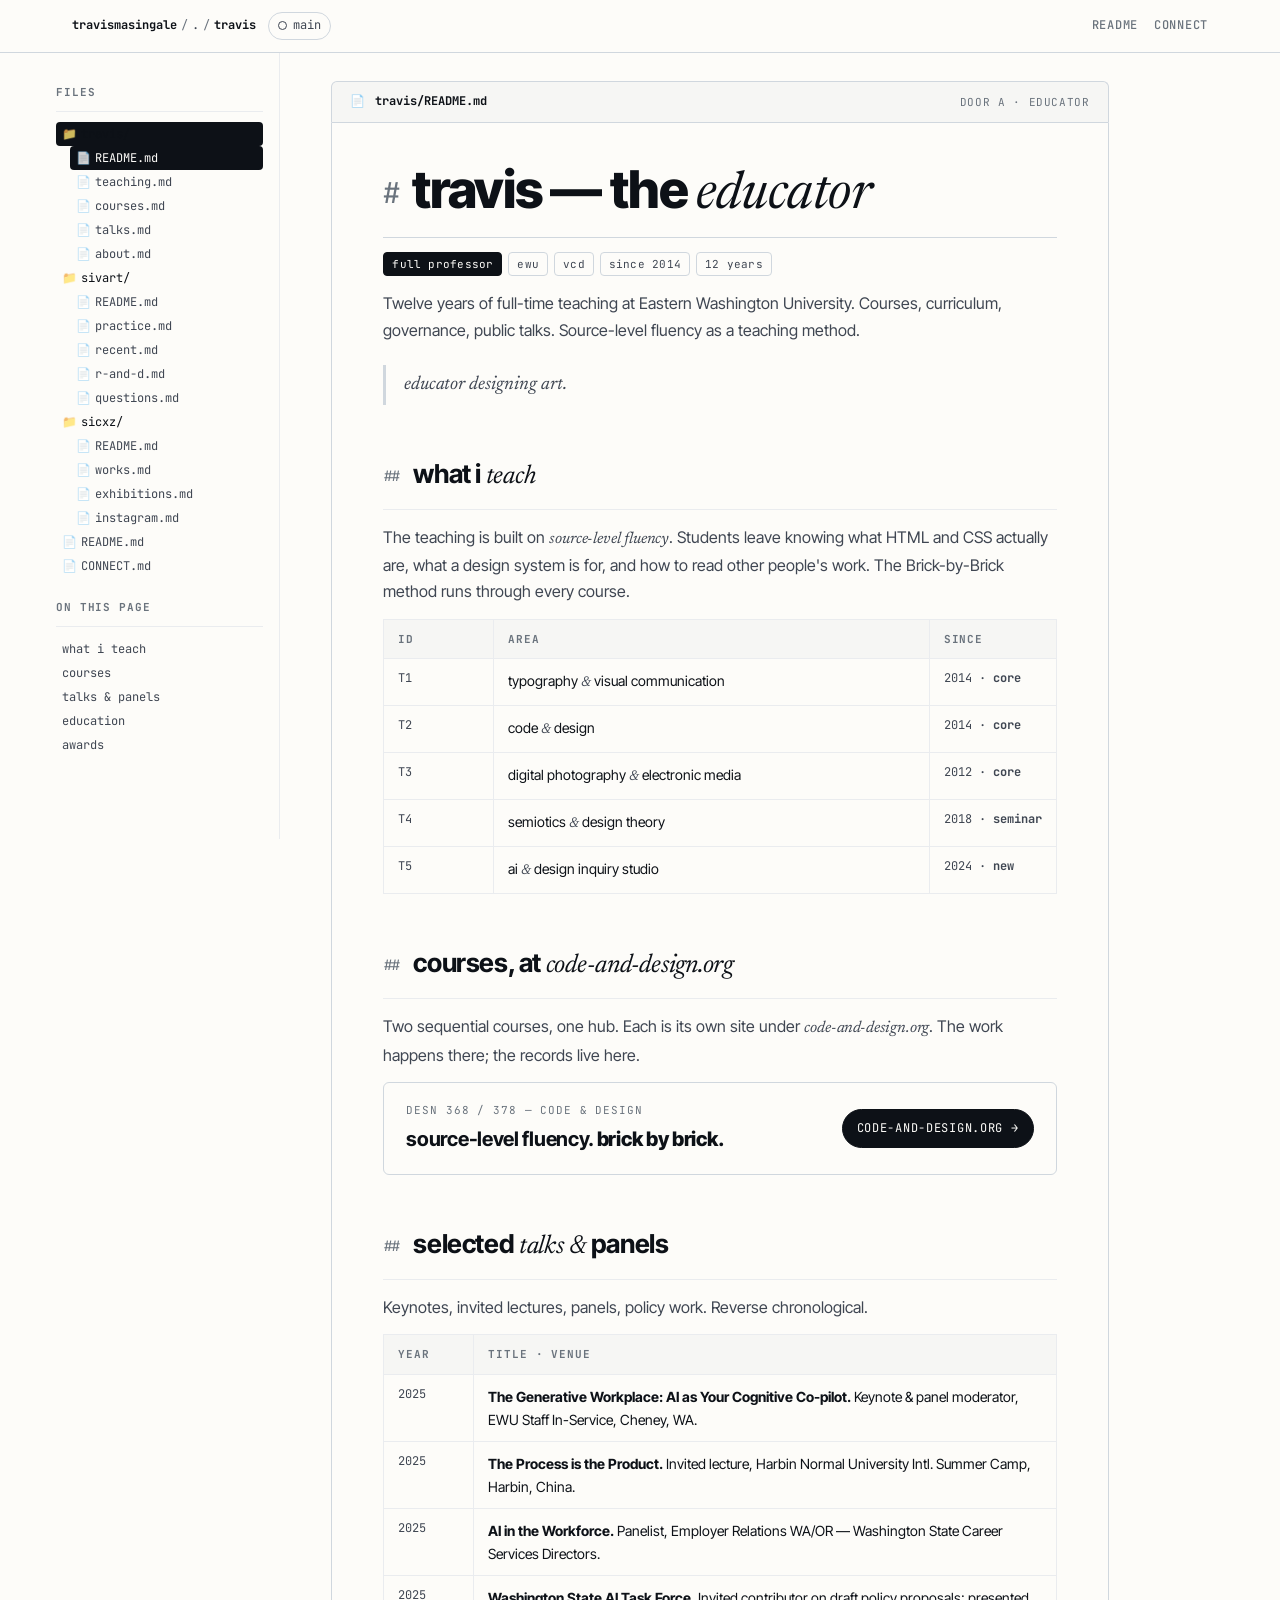
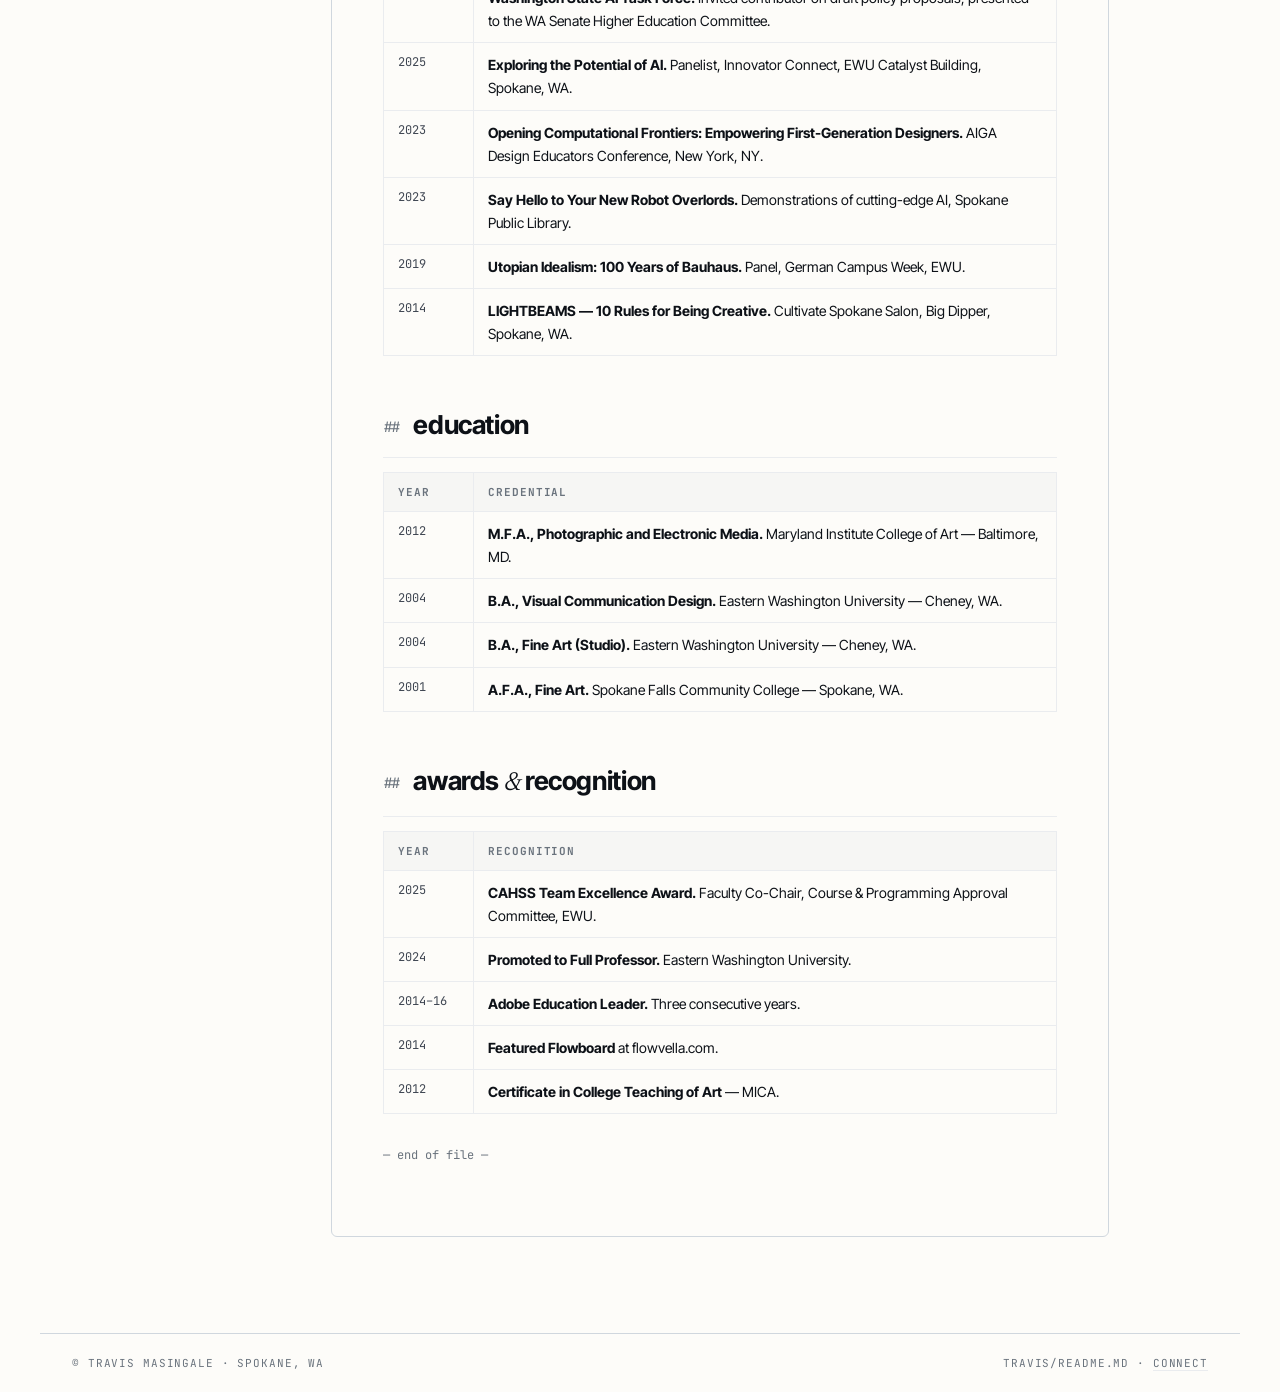
<file: travis.html>
<!doctype html>
<html lang="en">
<head>
  <meta charset="utf-8">
  <meta name="viewport" content="width=device-width, initial-scale=1">
  <title>travis · README — travismasingale.info</title>
  <meta name="description" content="Travis Masingale — Full Professor of Visual Communication Design at Eastern Washington University. Teaching, courses, speaking, education.">
  <meta name="theme-color" content="#fdfcf9">
  <link href="https://fonts.googleapis.com/css2?family=Inter+Tight:wght@300;400;500;600;700;800;900&family=Newsreader:ital,opsz,wght@0,6..72,300..500;1,6..72,300..500&family=JetBrains+Mono:wght@400;500;700&display=swap" rel="stylesheet">
  <link rel="stylesheet" href="styles/trinity.css">
</head>
<body>

  <header class="top">
    <div class="top-row">
      <a href="index.html" class="lockup"><span class="r">travismasingale</span><span class="s">/</span>.<span class="s">/</span><span class="r">travis</span></a>
      <span class="branch">main</span>
      <div class="right">
        <a href="index.html">README</a>
        <a href="connect.html">Connect</a>
      </div>
    </div>
  </header>

  <div class="shell">

    <aside class="rail" aria-label="Files">
      <h4>files</h4>
      <ul>
        <li><a class="is-active" href="travis.html"><span class="icon">📁</span><span class="folder">travis/</span></a></li>
        <li class="indent"><a class="is-active" href="travis.html"><span class="icon">📄</span><span>README.md</span></a></li>
        <li class="indent"><a href="travis.html#teaching"><span class="icon">📄</span><span>teaching.md</span></a></li>
        <li class="indent"><a href="travis.html#courses"><span class="icon">📄</span><span>courses.md</span></a></li>
        <li class="indent"><a href="travis.html#speaking"><span class="icon">📄</span><span>talks.md</span></a></li>
        <li class="indent"><a href="travis.html#education"><span class="icon">📄</span><span>about.md</span></a></li>

        <li><a href="sivart.html"><span class="icon">📁</span><span class="folder">sivart/</span></a></li>
        <li class="indent"><a href="sivart.html"><span class="icon">📄</span><span>README.md</span></a></li>
        <li class="indent"><a href="sivart.html#practice"><span class="icon">📄</span><span>practice.md</span></a></li>
        <li class="indent"><a href="sivart.html#recent"><span class="icon">📄</span><span>recent.md</span></a></li>
        <li class="indent"><a href="sivart.html#rd-overview"><span class="icon">📄</span><span>r-and-d.md</span></a></li>
        <li class="indent"><a href="sivart.html#themes"><span class="icon">📄</span><span>questions.md</span></a></li>

        <li><a href="sicxz.html"><span class="icon">📁</span><span class="folder">sicxz/</span></a></li>
        <li class="indent"><a href="sicxz.html"><span class="icon">📄</span><span>README.md</span></a></li>
        <li class="indent"><a href="sicxz.html#works"><span class="icon">📄</span><span>works.md</span></a></li>
        <li class="indent"><a href="sicxz.html#exhibitions"><span class="icon">📄</span><span>exhibitions.md</span></a></li>
        <li class="indent"><a href="sicxz.html#instagram"><span class="icon">📄</span><span>instagram.md</span></a></li>

        <li><a href="index.html"><span class="icon">📄</span><span>README.md</span></a></li>
        <li><a href="connect.html"><span class="icon">📄</span><span>CONNECT.md</span></a></li>
      </ul>

      <h4>on this page</h4>
      <ul>
        <li><a href="#teaching">what i teach</a></li>
        <li><a href="#courses">courses</a></li>
        <li><a href="#speaking">talks &amp; panels</a></li>
        <li><a href="#education">education</a></li>
        <li><a href="#awards">awards</a></li>
      </ul>
    </aside>

    <main class="doc">
      <div class="doc-head">
        <span class="icon">📄</span>
        <span class="name">travis/README.md</span>
        <span class="meta">door A · educator</span>
      </div>

      <article class="doc-body md">

        <h1><span class="hash">#</span>travis — the <i>educator</i></h1>

        <div class="badges">
          <span class="badge is-strong">full professor</span>
          <span class="badge">EWU</span>
          <span class="badge">VCD</span>
          <span class="badge">since 2014</span>
          <span class="badge">12 years</span>
        </div>

        <p>Twelve years of full-time teaching at Eastern Washington University. Courses, curriculum, governance, public talks. Source-level fluency as a teaching method.</p>

        <blockquote>
          <em>educator</em> designing art.
        </blockquote>

        <h2 id="teaching"><span class="hash">##</span>what i <i>teach</i></h2>
        <p>The teaching is built on <em>source-level fluency</em>. Students leave knowing what HTML and CSS actually are, what a design system is for, and how to read other people's work. The Brick-by-Brick method runs through every course.</p>

        <table>
          <tr><th>id</th><th>area</th><th>since</th></tr>
          <tr><td class="k">T1</td><td>typography <i>&amp;</i> visual communication</td><td class="y">2014 · <strong>core</strong></td></tr>
          <tr><td class="k">T2</td><td>code <i>&amp;</i> design</td><td class="y">2014 · <strong>core</strong></td></tr>
          <tr><td class="k">T3</td><td>digital photography <i>&amp;</i> electronic media</td><td class="y">2012 · <strong>core</strong></td></tr>
          <tr><td class="k">T4</td><td>semiotics <i>&amp;</i> design theory</td><td class="y">2018 · <strong>seminar</strong></td></tr>
          <tr><td class="k">T5</td><td>ai <i>&amp;</i> design inquiry studio</td><td class="y">2024 · <strong>new</strong></td></tr>
        </table>

        <h2 id="courses"><span class="hash">##</span>courses, at <i>code-and-design.org</i></h2>
        <p>Two sequential courses, one hub. Each is its own site under <em>code-and-design.org</em>. The work happens there; the records live here.</p>

        <div class="callout">
          <div>
            <div class="label">DESN 368 / 378 — Code &amp; Design</div>
            <h4>source-level fluency. <b>brick by brick.</b></h4>
          </div>
          <a class="btn" href="https://code-and-design.org/" target="_blank" rel="noopener">code-and-design.org →</a>
        </div>

        <h2 id="speaking"><span class="hash">##</span>selected <i>talks &amp;</i> panels</h2>
        <p>Keynotes, invited lectures, panels, policy work. Reverse chronological.</p>

        <table>
          <tr><th>year</th><th>title · venue</th></tr>
          <tr><td class="y">2025</td><td><strong>The Generative Workplace: AI as Your Cognitive Co-pilot.</strong> Keynote &amp; panel moderator, EWU Staff In-Service, Cheney, WA.</td></tr>
          <tr><td class="y">2025</td><td><strong>The Process is the Product.</strong> Invited lecture, Harbin Normal University Intl. Summer Camp, Harbin, China.</td></tr>
          <tr><td class="y">2025</td><td><strong>AI in the Workforce.</strong> Panelist, Employer Relations WA/OR — Washington State Career Services Directors.</td></tr>
          <tr><td class="y">2025</td><td><strong>Washington State AI Task Force.</strong> Invited contributor on draft policy proposals; presented to the WA Senate Higher Education Committee.</td></tr>
          <tr><td class="y">2025</td><td><strong>Exploring the Potential of AI.</strong> Panelist, Innovator Connect, EWU Catalyst Building, Spokane, WA.</td></tr>
          <tr><td class="y">2023</td><td><strong>Opening Computational Frontiers: Empowering First-Generation Designers.</strong> AIGA Design Educators Conference, New York, NY.</td></tr>
          <tr><td class="y">2023</td><td><strong>Say Hello to Your New Robot Overlords.</strong> Demonstrations of cutting-edge AI, Spokane Public Library.</td></tr>
          <tr><td class="y">2019</td><td><strong>Utopian Idealism: 100 Years of Bauhaus.</strong> Panel, German Campus Week, EWU.</td></tr>
          <tr><td class="y">2014</td><td><strong>LIGHTBEAMS — 10 Rules for Being Creative.</strong> Cultivate Spokane Salon, Big Dipper, Spokane, WA.</td></tr>
        </table>

        <h2 id="education"><span class="hash">##</span>education</h2>
        <table>
          <tr><th>year</th><th>credential</th></tr>
          <tr><td class="y">2012</td><td><strong>M.F.A., Photographic and Electronic Media.</strong> Maryland Institute College of Art — Baltimore, MD.</td></tr>
          <tr><td class="y">2004</td><td><strong>B.A., Visual Communication Design.</strong> Eastern Washington University — Cheney, WA.</td></tr>
          <tr><td class="y">2004</td><td><strong>B.A., Fine Art (Studio).</strong> Eastern Washington University — Cheney, WA.</td></tr>
          <tr><td class="y">2001</td><td><strong>A.F.A., Fine Art.</strong> Spokane Falls Community College — Spokane, WA.</td></tr>
        </table>

        <h2 id="awards"><span class="hash">##</span>awards <i>&amp;</i> recognition</h2>
        <table>
          <tr><th>year</th><th>recognition</th></tr>
          <tr><td class="y">2025</td><td><strong>CAHSS Team Excellence Award.</strong> Faculty Co-Chair, Course &amp; Programming Approval Committee, EWU.</td></tr>
          <tr><td class="y">2024</td><td><strong>Promoted to Full Professor.</strong> Eastern Washington University.</td></tr>
          <tr><td class="y">2014–16</td><td><strong>Adobe Education Leader.</strong> Three consecutive years.</td></tr>
          <tr><td class="y">2014</td><td><strong>Featured Flowboard</strong> at flowvella.com.</td></tr>
          <tr><td class="y">2012</td><td><strong>Certificate in College Teaching of Art</strong> — MICA.</td></tr>
        </table>

        <p style="margin-top:32px; font-family: var(--mono); font-size:12px; color: var(--mute);">— end of file —</p>
      </article>
    </main>

  </div>

  <footer class="foot">
    <span>© Travis Masingale · Spokane, WA</span>
    <span>travis/README.md · <a href="connect.html">connect</a></span>
  </footer>

  <script src="scripts/site.js" defer></script>
</body>
</html>
</file>
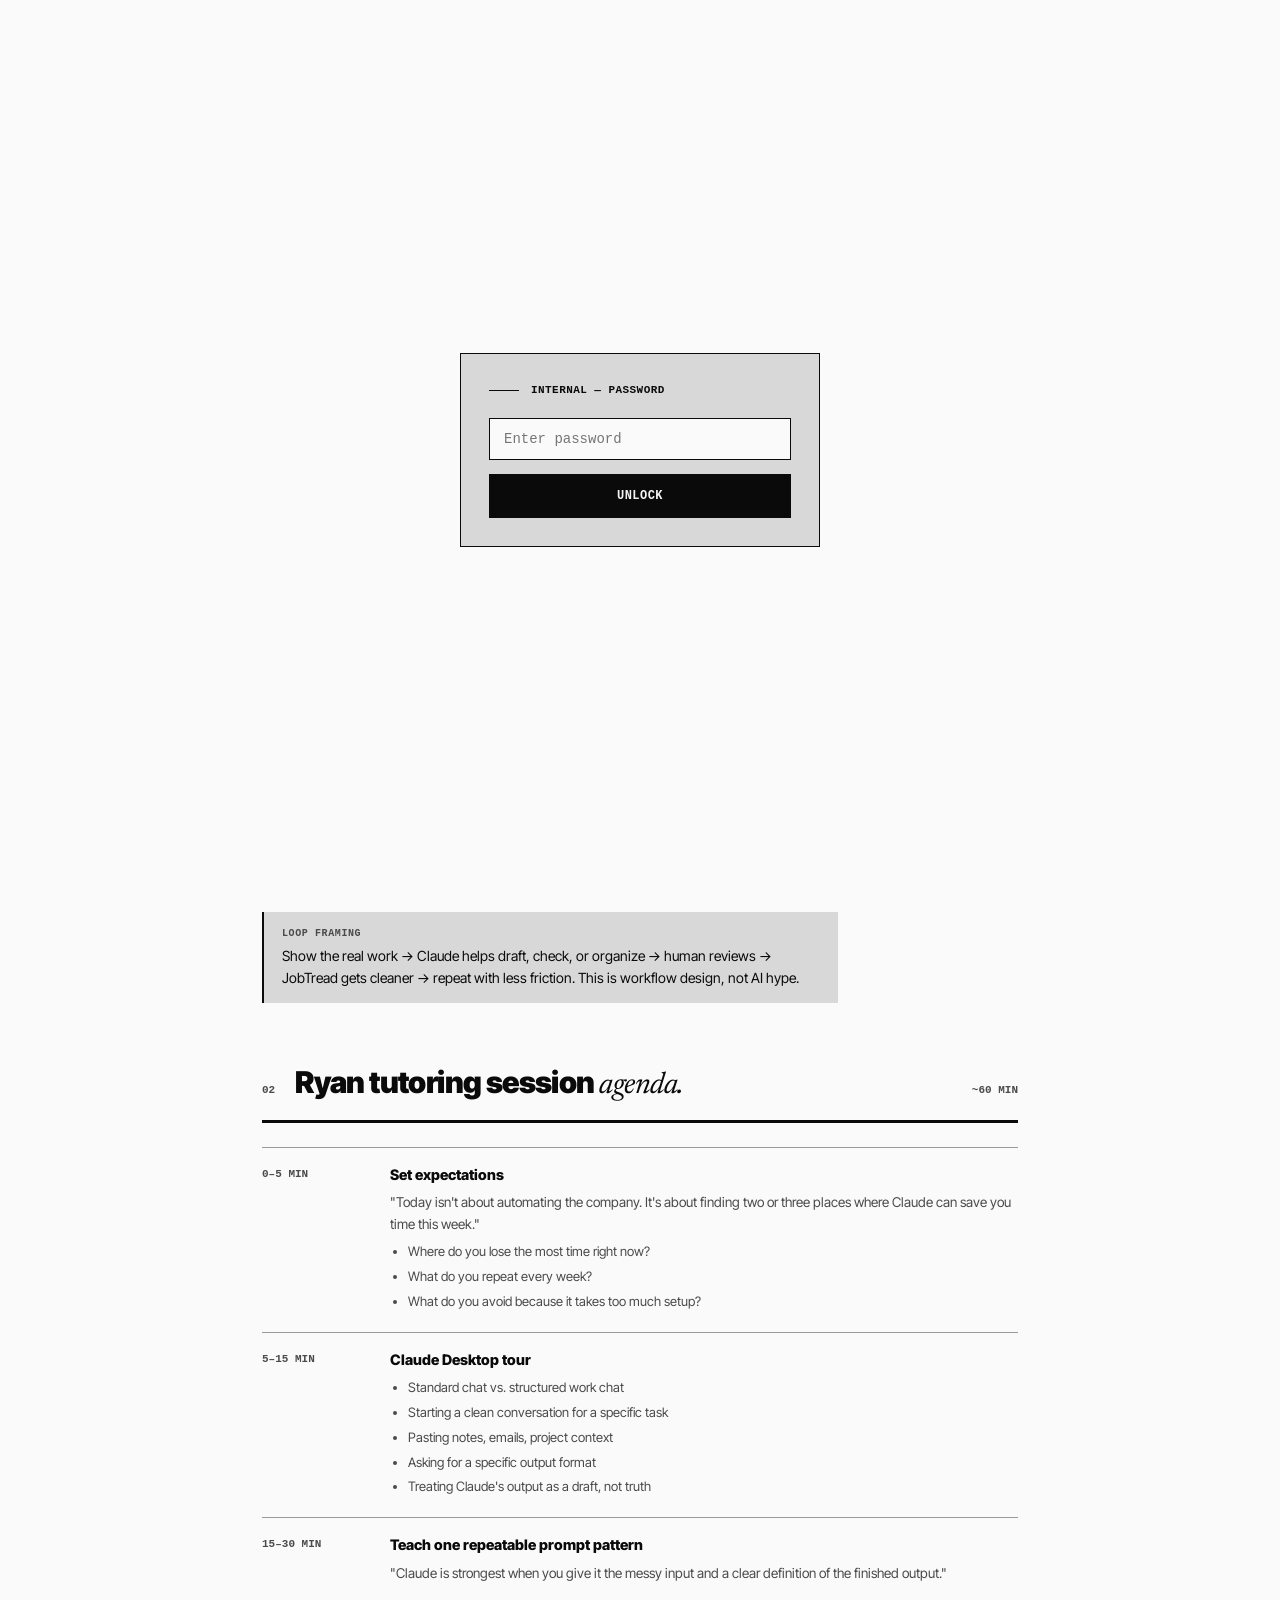
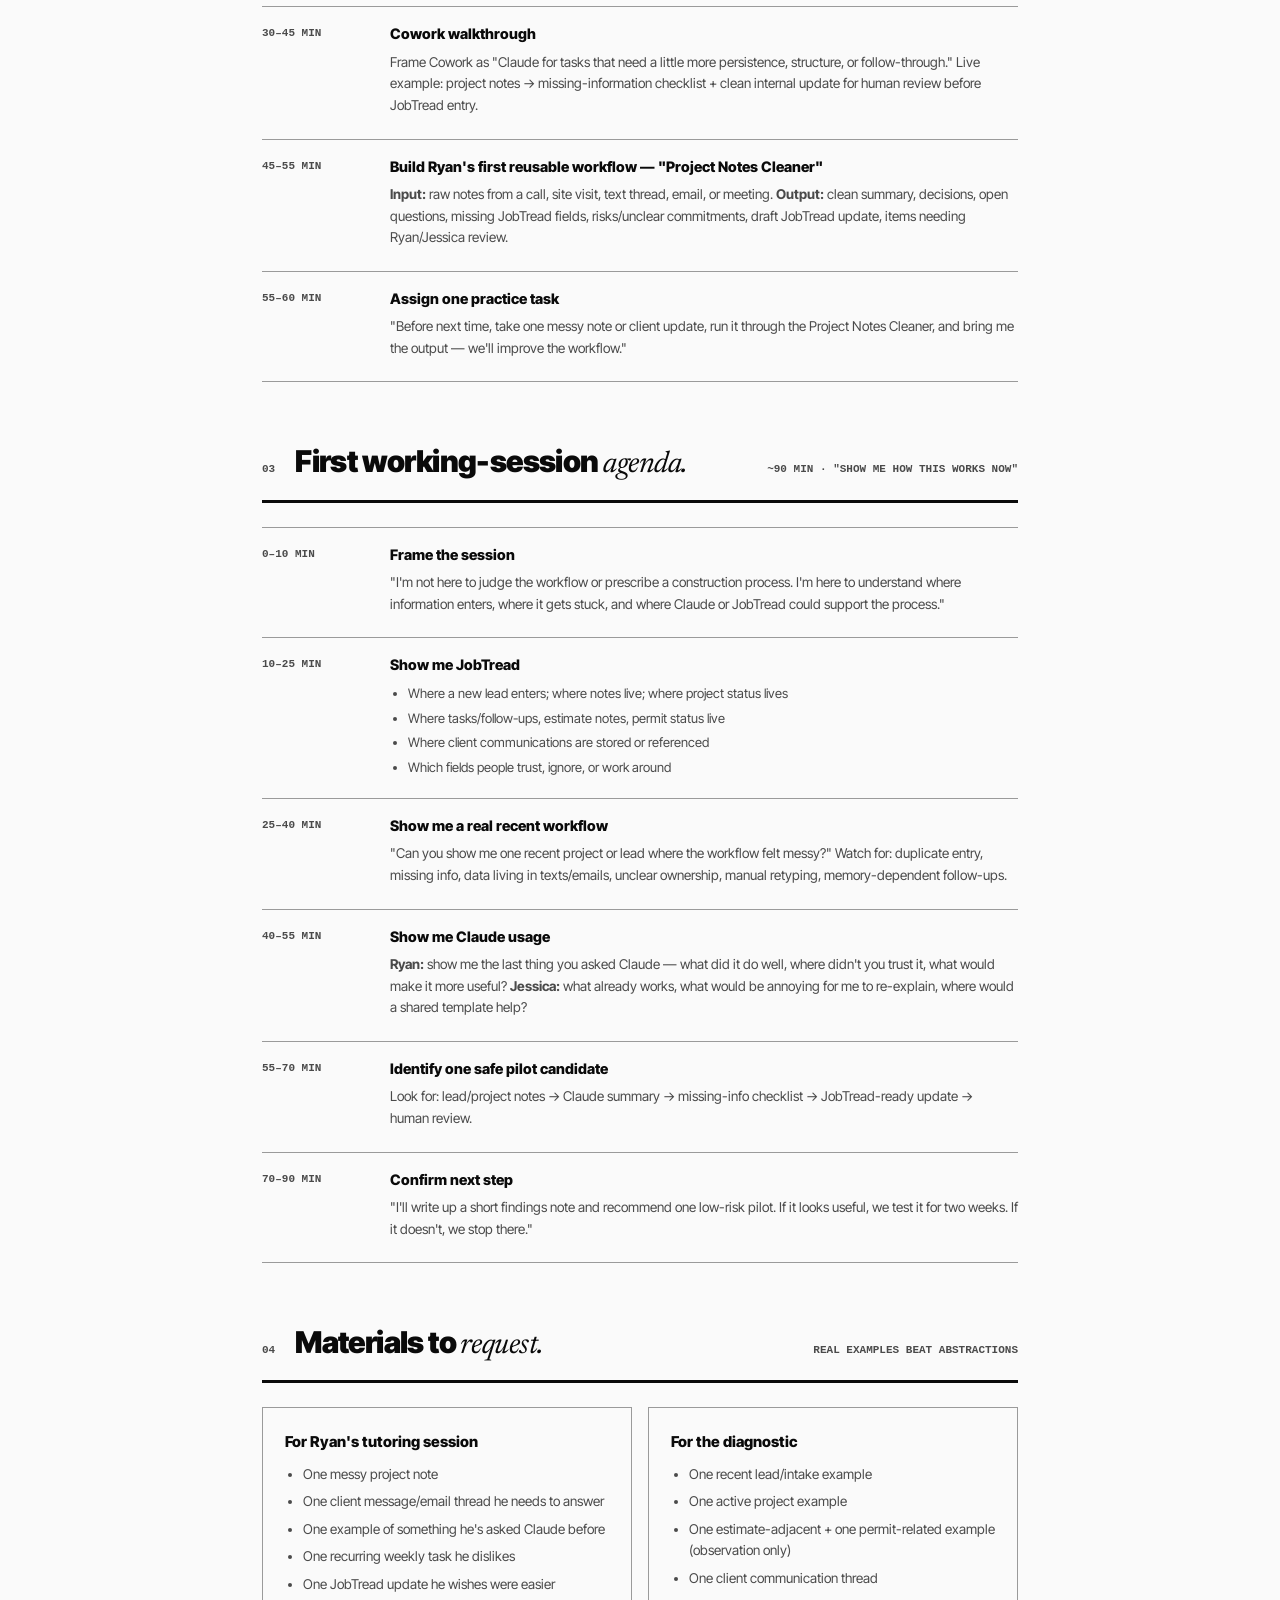
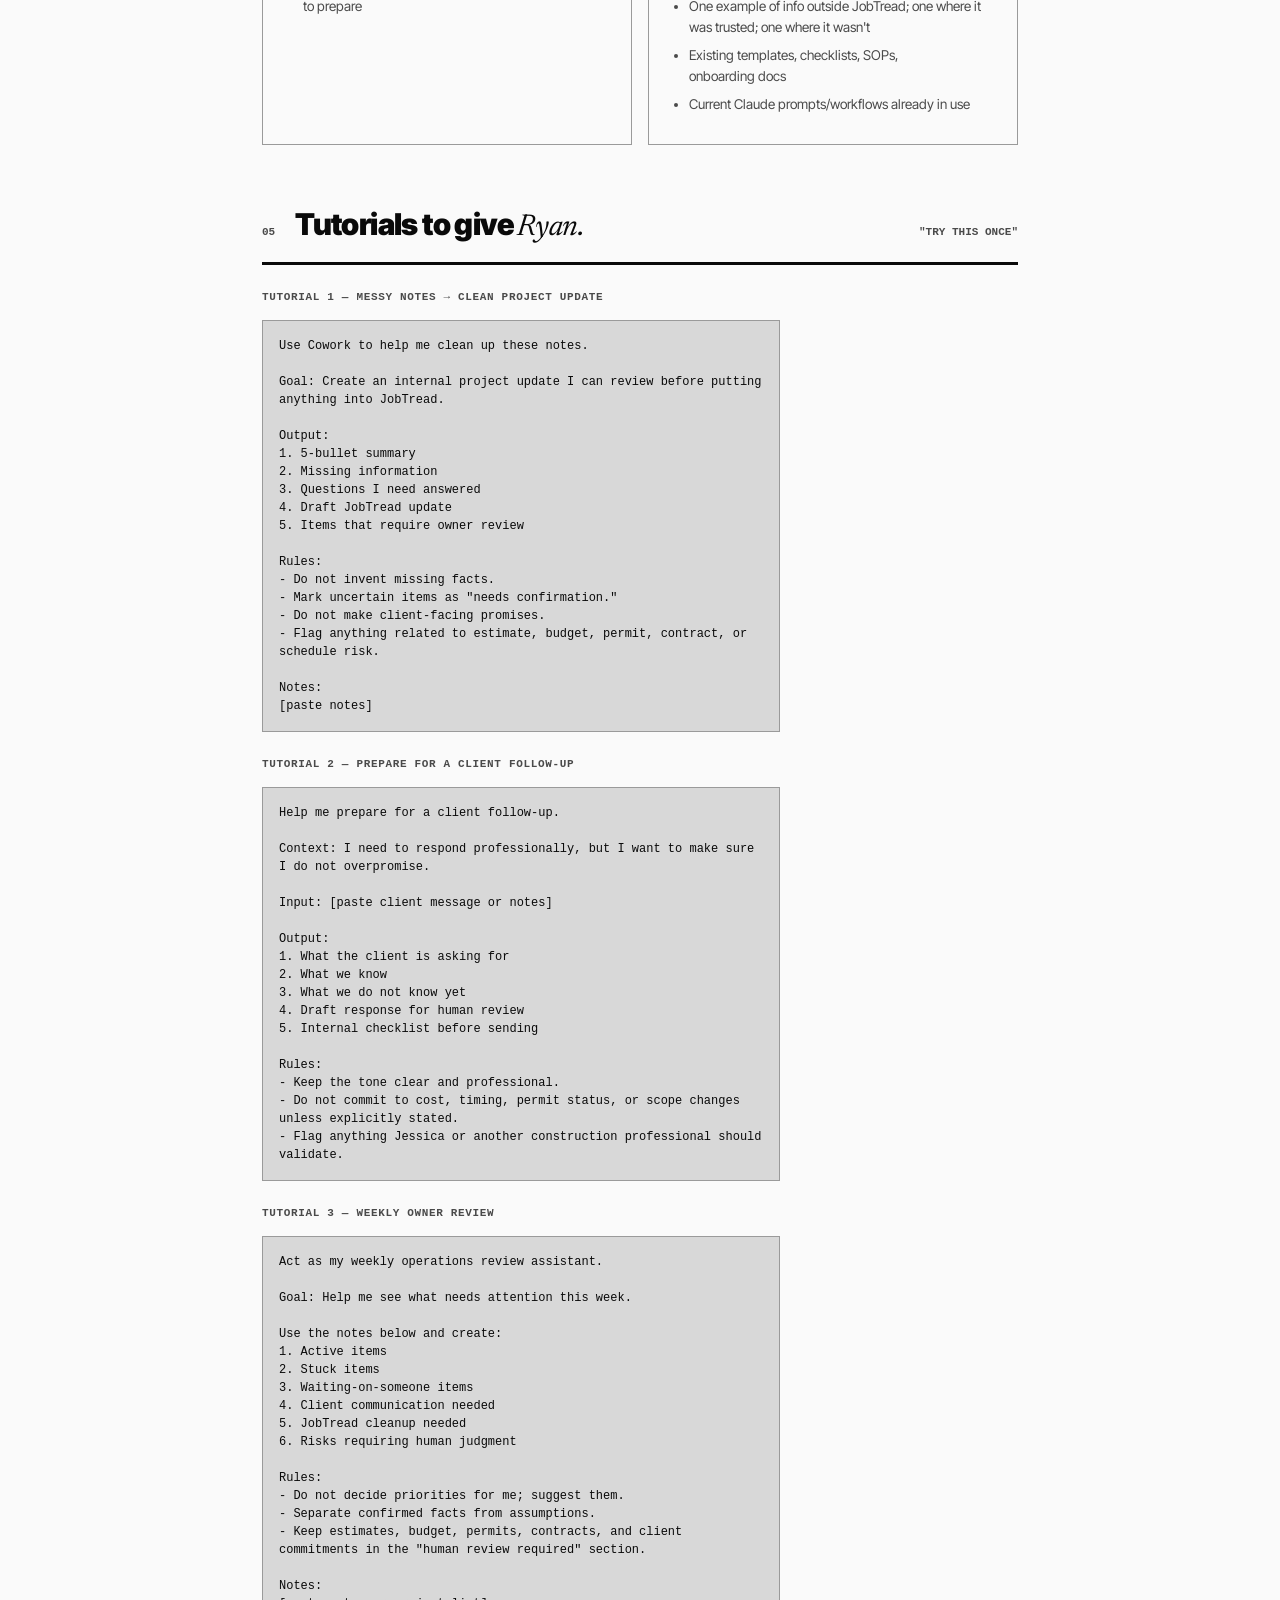
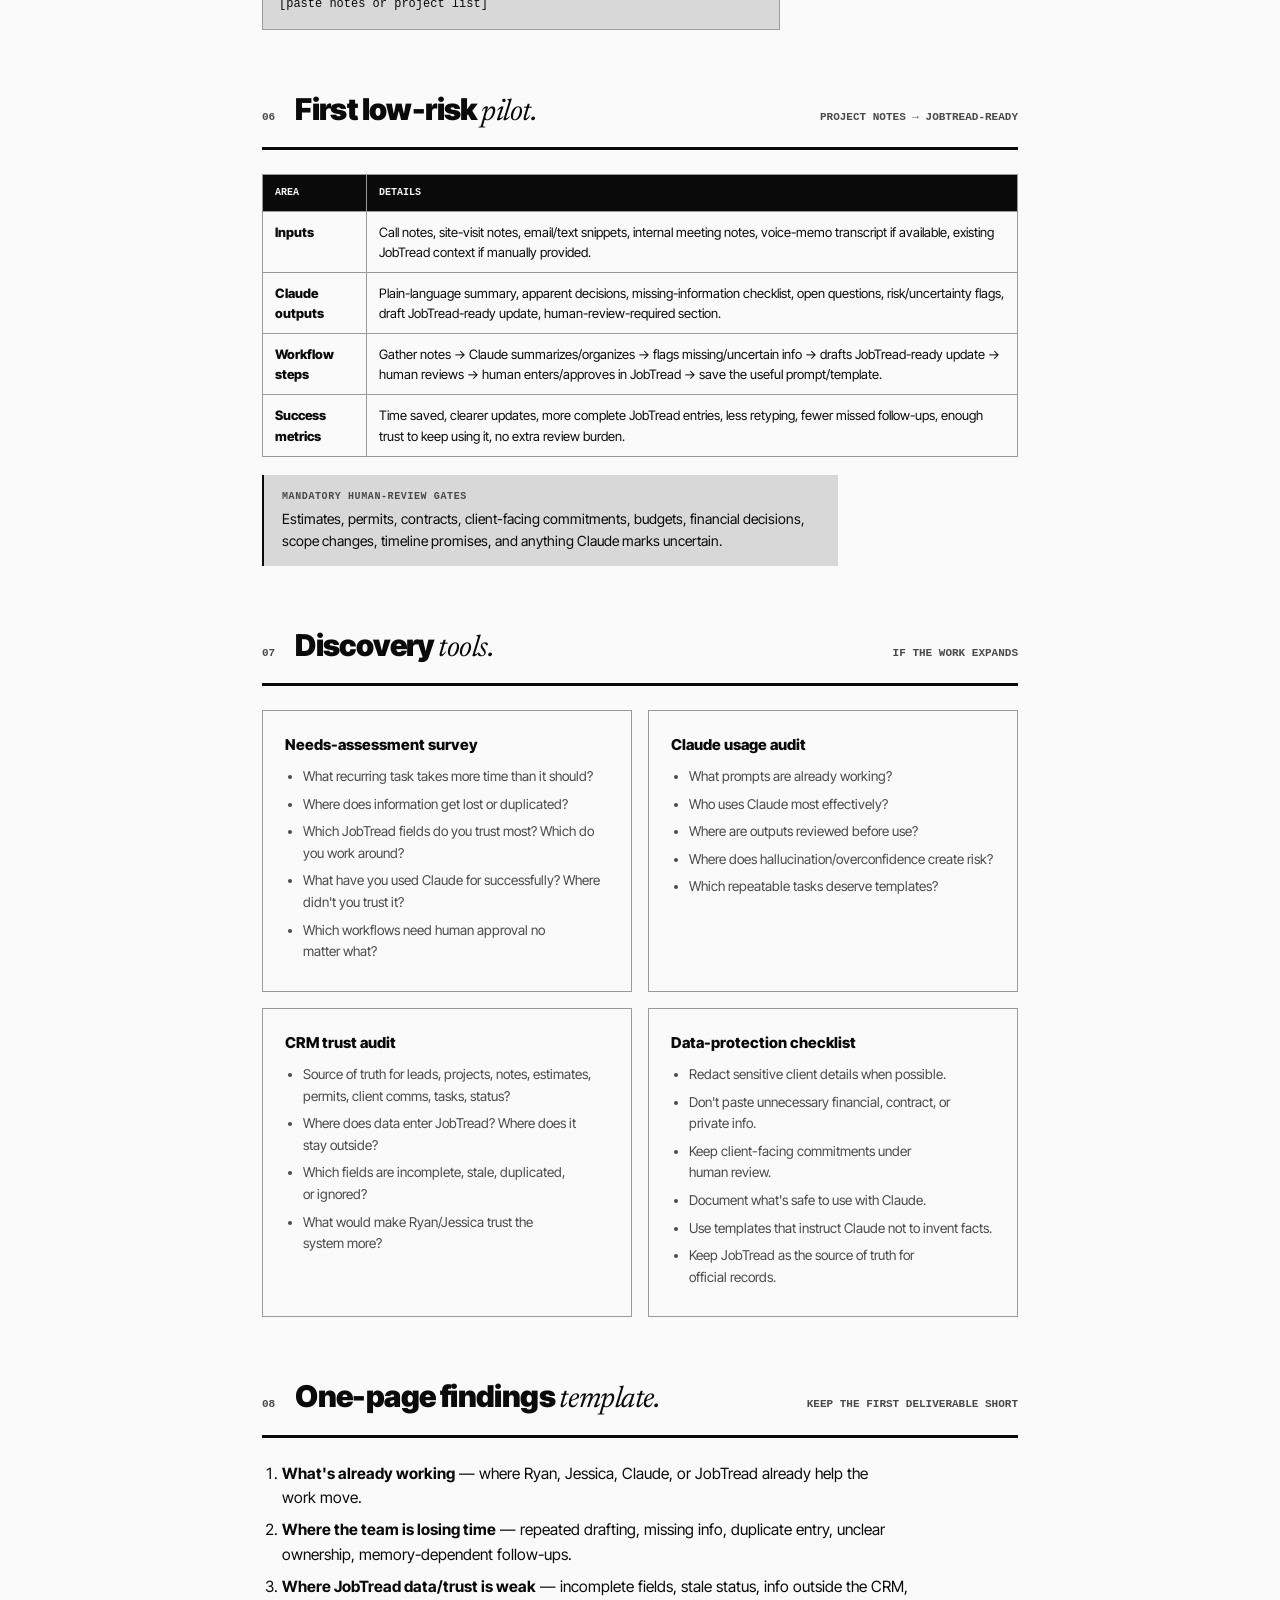
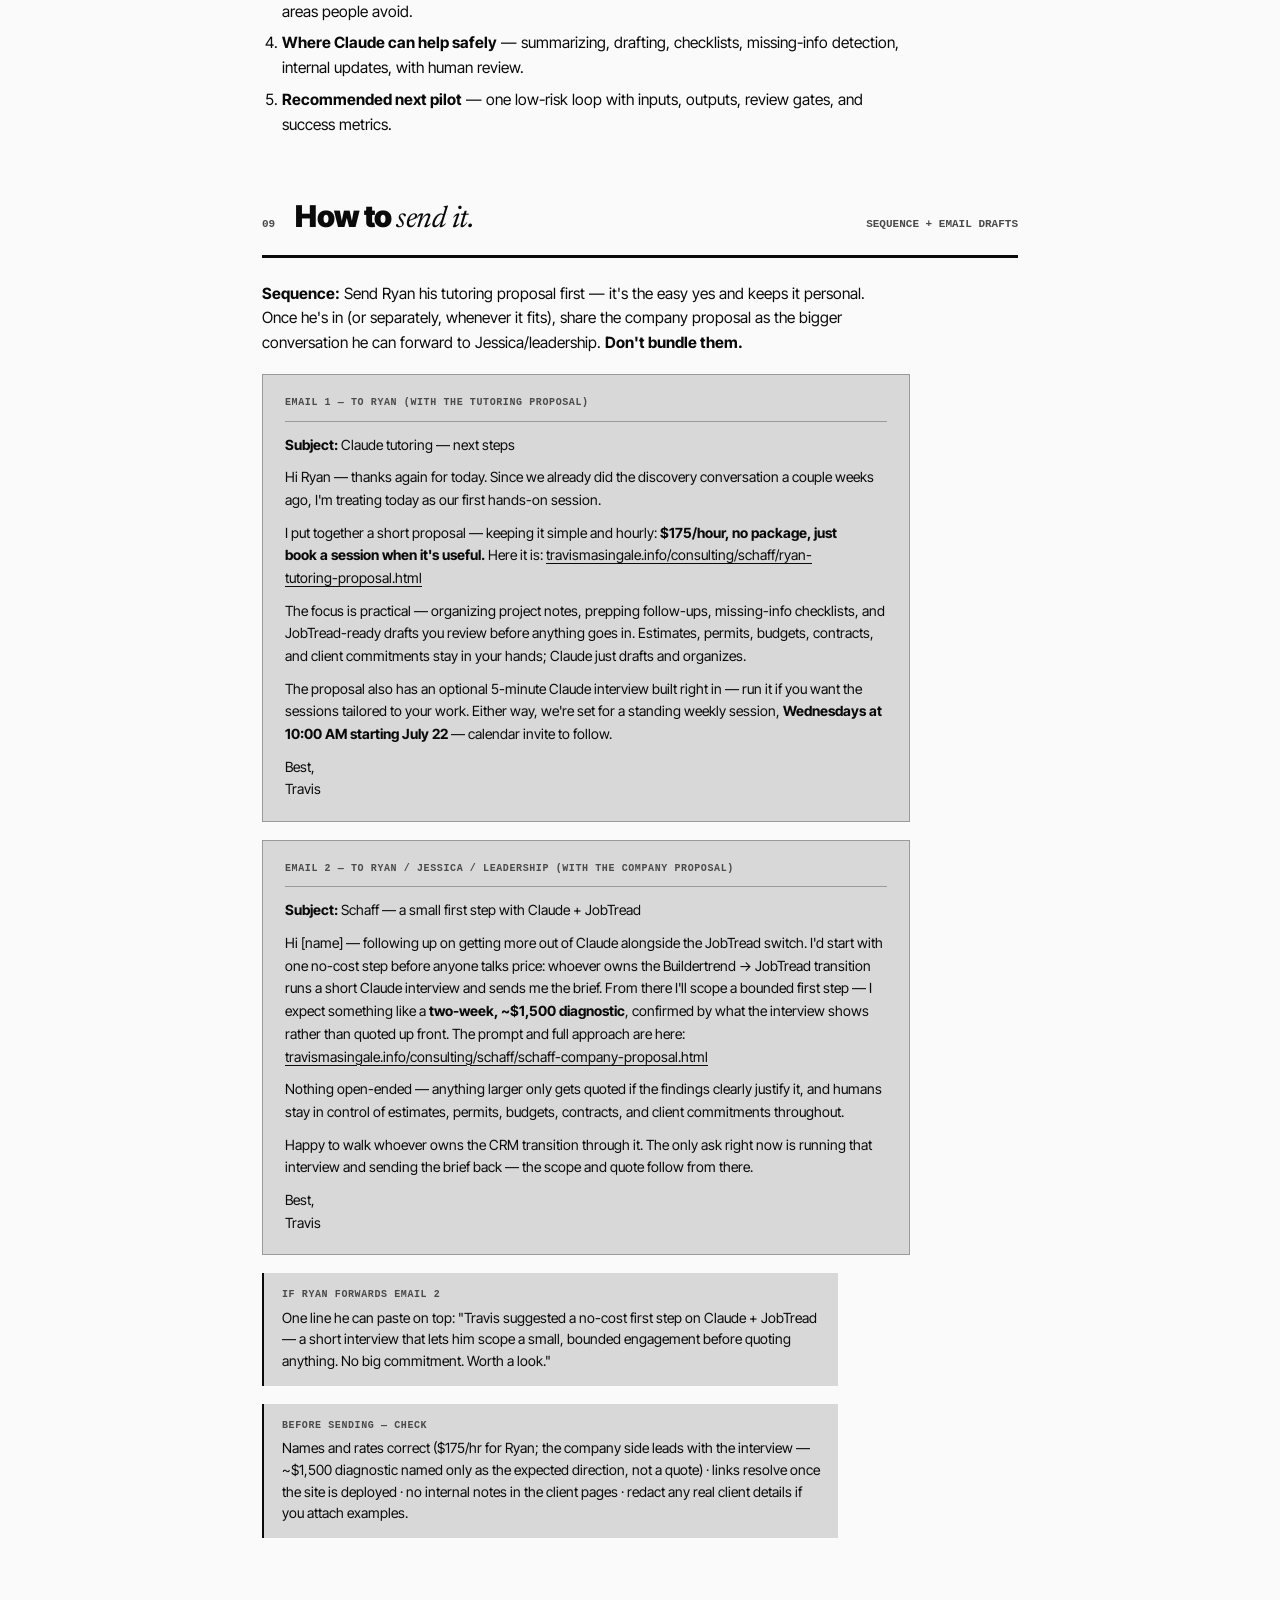
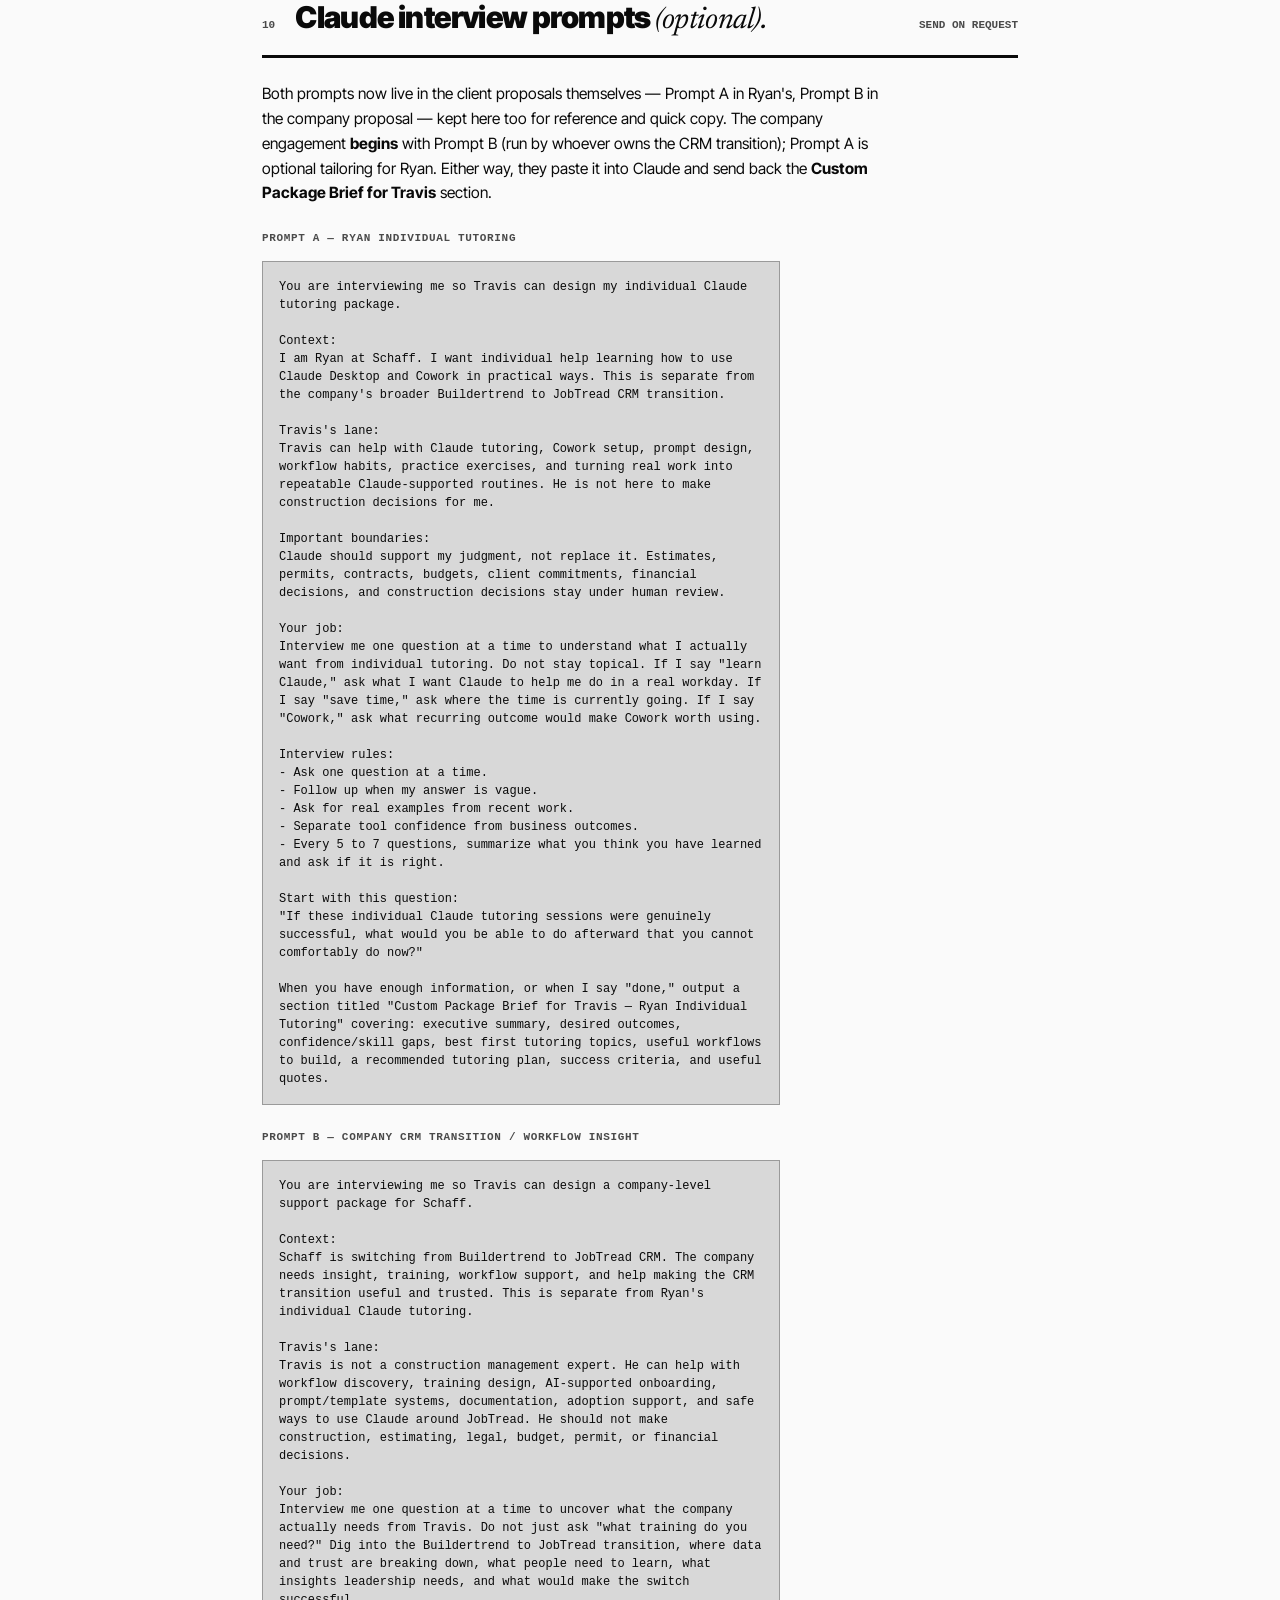
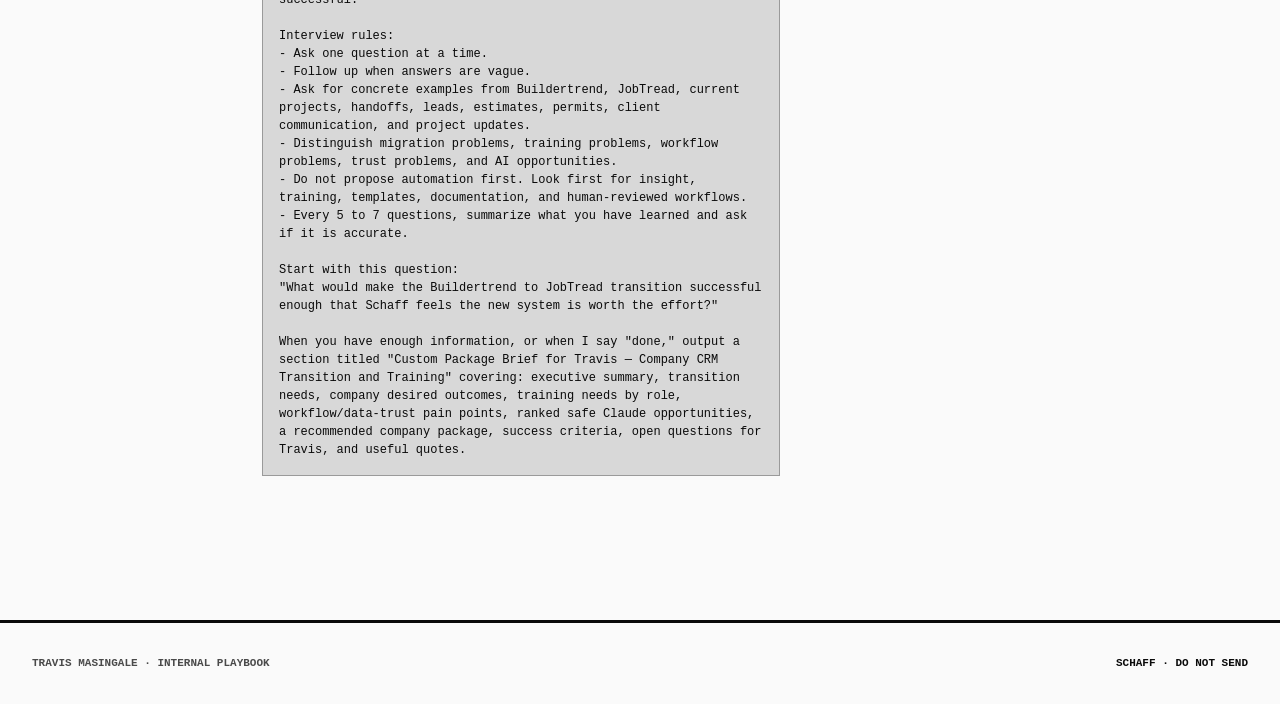
<file: consulting/schaff/playbook.html>
<!doctype html>
<html lang="en">
<head>
  <meta charset="utf-8" />
  <meta name="viewport" content="width=device-width, initial-scale=1" />
  <meta name="robots" content="noindex, nofollow" />
  <title>Schaff Engagement — Internal Playbook</title>
  <link rel="preconnect" href="https://fonts.googleapis.com">
  <link rel="preconnect" href="https://fonts.gstatic.com" crossorigin>
  <link href="https://fonts.googleapis.com/css2?family=Inter+Tight:wght@300;400;500;600;700;800;900&family=Newsreader:ital,opsz,wght@0,6..72,300..500;1,6..72,300..500&display=swap" rel="stylesheet">
  <style>
    /* ===== FOUNDRY · ATELIER (inlined, no color) ===== */
    :root{
      --helv:"Inter Tight","Helvetica Neue",Helvetica,Arial,sans-serif;
      --serif:"Newsreader",Georgia,serif;
      --mono:ui-monospace,"SFMono-Regular",Consolas,monospace;
      --bg:#fafafa;--paper:#d8d8d8;--paper-2:#cccccc;
      --ink:#0a0a0a;--ink-pure:#000;--on-ink:#f4f4f4;--soft:#4a4a4a;--rule:#9a9a9a;--line-on-ink:#2a2a2a;
      --dur:120ms;--ease:cubic-bezier(.2,.6,.2,1);
    }
    [data-theme="dark"]{--bg:#161616;--paper:#1f1f1f;--paper-2:#242424;--ink:#e8e8e8;--ink-pure:#f4f4f4;--on-ink:#0a0a0a;--soft:#8a8a8a;--rule:#3a3a3a;--line-on-ink:#cfcfcf;}
    *{box-sizing:border-box;}
    html,body{margin:0;padding:0;}
    body{background:var(--bg);color:var(--ink);font-family:var(--helv);line-height:1.55;-webkit-font-smoothing:antialiased;text-rendering:optimizeLegibility;}
    i,em{font-family:var(--serif);font-style:italic;font-weight:400;letter-spacing:-.015em;}
    a{color:inherit;text-decoration:underline;text-decoration-thickness:1px;text-underline-offset:3px;transition:background var(--dur) var(--ease),color var(--dur) var(--ease);}
    a:hover{background:var(--ink);color:var(--on-ink);text-decoration:none;}
    *:focus-visible{outline:3px solid var(--ink);outline-offset:3px;}
    ::selection{background:var(--ink);color:var(--on-ink);}
    .top{position:sticky;top:0;z-index:20;display:flex;justify-content:space-between;align-items:center;gap:24px;padding:14px 32px;background:var(--ink-pure);color:var(--on-ink);font-family:var(--mono);font-size:11px;font-weight:700;text-transform:uppercase;letter-spacing:.04em;}
    .top .mark{font-weight:800;font-size:13px;}
    .top a{color:currentColor;text-decoration:none;padding:6px 12px;border:1px solid var(--line-on-ink);}
    .top a:hover{border-color:currentColor;background:var(--on-ink);color:var(--ink-pure);}
    .wrap{max-width:820px;margin:0 auto;padding:48px 32px 80px;}
    h1{margin:0 0 22px;font-size:clamp(36px,6vw,58px);font-weight:900;line-height:.96;letter-spacing:-.02em;text-wrap:balance;}
    h1 i{font-weight:400;}
    .lede{max-width:56ch;margin:0;color:var(--soft);font-size:clamp(17px,2vw,21px);line-height:1.45;text-wrap:pretty;}
    .sh{display:grid;grid-template-columns:auto minmax(0,1fr) auto;gap:20px;align-items:baseline;margin:64px 0 24px;padding-bottom:18px;border-bottom:3px solid var(--ink);}
    .sh .num,.sh .meta{font-family:var(--mono);font-size:11px;font-weight:800;text-transform:uppercase;color:var(--soft);}
    .sh h2{margin:0;font-size:clamp(22px,2.6vw,30px);font-weight:900;line-height:1.04;letter-spacing:-.02em;}
    .sh h2 i{font-weight:400;}
    p,li{font-size:15.5px;line-height:1.6;color:var(--ink);max-width:70ch;text-wrap:pretty;}
    p{margin:14px 0 0;}
    ul,ol{padding-left:20px;margin:14px 0 0;}
    li{margin:7px 0;}
    strong{font-weight:700;}
    h4{margin:24px 0 0;font-family:var(--mono);font-size:11px;font-weight:800;text-transform:uppercase;letter-spacing:.06em;color:var(--soft);}
    .note{margin:18px 0 0;padding:14px 18px;border-left:2px solid var(--ink);background:var(--paper);font-size:14px;line-height:1.55;max-width:72ch;}
    .note b{display:block;margin-bottom:4px;font-family:var(--mono);font-size:10px;font-weight:800;text-transform:uppercase;letter-spacing:.06em;color:var(--soft);}
    .email{margin:18px 0 0;border:1px solid var(--rule);background:var(--paper);padding:20px 22px;max-width:72ch;}
    .email .lbl{font-family:var(--mono);font-size:10px;font-weight:800;text-transform:uppercase;letter-spacing:.06em;color:var(--soft);border-bottom:1px solid var(--rule);padding-bottom:10px;margin-bottom:12px;}
    .email p{font-size:14px;line-height:1.62;margin:0 0 10px;max-width:none;}
    .email p:last-child{margin-bottom:0;}
    .card{padding:22px;border:1px solid var(--rule);background:transparent;}
    .card h3{margin:0 0 10px;font-size:15px;font-weight:800;}
    .card ul{margin:0;padding-left:18px;}
    .card li{font-size:13.5px;color:var(--soft);margin:6px 0;}
    .grid-2{display:grid;grid-template-columns:1fr 1fr;gap:16px;margin-top:18px;}
    @media (max-width:760px){.grid-2{grid-template-columns:1fr;}}
    pre{margin:14px 0 0;padding:16px;background:var(--paper);border:1px solid var(--rule);overflow-x:auto;font-family:var(--mono);font-size:12px;line-height:1.5;white-space:pre-wrap;max-width:72ch;}
    table{width:100%;border-collapse:collapse;font-size:13px;margin:14px 0 0;}
    th,td{text-align:left;padding:10px 12px;border:1px solid var(--rule);vertical-align:top;}
    thead th{background:var(--ink);color:var(--on-ink);font-family:var(--mono);font-size:10px;font-weight:800;text-transform:uppercase;}
    tbody th{font-weight:800;}
    .agenda{margin:14px 0 0;}
    .agenda-row{display:grid;grid-template-columns:108px 1fr;gap:20px;padding:16px 0;border-top:1px solid var(--rule);}
    .agenda-row:last-child{border-bottom:1px solid var(--rule);}
    .agenda-time{font-family:var(--mono);font-size:11px;font-weight:800;color:var(--soft);text-transform:uppercase;padding-top:2px;}
    .agenda-row h5{margin:0 0 6px;font-size:14.5px;font-weight:800;}
    .agenda-row p{margin:0 0 6px;font-size:13.5px;color:var(--soft);max-width:none;}
    .agenda-row ul{margin:6px 0 0;padding-left:18px;}
    .agenda-row li{font-size:13px;color:var(--soft);margin:4px 0;}
    @media (max-width:600px){.agenda-row{grid-template-columns:1fr;gap:4px;}}
    .stamp{display:inline-block;padding:6px 12px;border:2px solid var(--ink);color:var(--ink);font-family:var(--mono);font-size:11px;font-weight:800;letter-spacing:.08em;text-transform:uppercase;}
    .foot{display:flex;justify-content:space-between;flex-wrap:wrap;gap:16px;padding:32px;margin-top:64px;border-top:3px solid var(--ink);color:var(--soft);font-family:var(--mono);font-size:11px;font-weight:700;text-transform:uppercase;}
    .foot .end{color:var(--ink);font-weight:900;}
    /* password gate */
    #gate{position:fixed;inset:0;z-index:999;background:var(--bg);display:flex;align-items:center;justify-content:center;padding:24px;}
    #gate form{width:100%;max-width:360px;border:1px solid var(--ink);background:var(--paper);padding:28px;}
    #gate .glabel{display:flex;align-items:center;gap:12px;font-family:var(--mono);font-size:11px;font-weight:800;text-transform:uppercase;letter-spacing:.04em;color:var(--ink);margin-bottom:18px;}
    #gate .glabel::before{content:"";width:30px;height:1px;background:var(--ink);}
    #gate input{width:100%;padding:12px 14px;border:1px solid var(--rule);background:var(--bg);color:var(--ink);font-family:var(--mono);font-size:14px;}
    #gate input:focus{outline:none;border-color:var(--ink);}
    #gate button{margin-top:14px;width:100%;min-height:44px;border:1px solid var(--ink);background:var(--ink);color:var(--on-ink);font-family:var(--mono);font-size:12px;font-weight:700;text-transform:uppercase;letter-spacing:.04em;cursor:pointer;}
    #gate button:hover{background:transparent;color:var(--ink);}
    #gate .gerr{display:none;margin:12px 0 0;font-family:var(--mono);font-size:11px;color:var(--ink);font-weight:700;}
    @media (max-width:600px){.foot{flex-direction:column;}}
    @media print{.top{position:static;}#gate{display:none!important;}body{background:#fff;color:#000;}a{color:#000;}}
  </style>
</head>
<body>
  <!-- ============ PASSWORD GATE (deterrence, not encryption) ============
       To change the password: in any terminal run
         echo -n "YOURNEWPASSWORD" | shasum -a 256
       and paste the hex digest into the GATE_HASH constant below. -->
  <div id="gate">
    <form id="gform" autocomplete="off">
      <span class="glabel">Internal — password</span>
      <input id="gpass" type="password" placeholder="Enter password" aria-label="Password" autofocus />
      <button type="submit">Unlock</button>
      <p id="gerr" class="gerr">Incorrect — try again.</p>
    </form>
  </div>

  <header class="top">
    <span class="mark">TRAVIS · INTERNAL PLAYBOOK</span>
    <a href="index.html">Schaff index ↩</a>
  </header>

  <main class="wrap">
    <span class="stamp">Internal — do not send to client</span>
    <h1 style="margin-top:24px;">Schaff engagement <i>playbook.</i></h1>
    <p class="lede">Your prep for the Schaff work. Everything here is for your eyes — the client-facing material lives in the two proposals.</p>

    <div class="note">
      <b>The three pages</b>
      <strong>Ryan tutoring proposal</strong> → send to Ryan ($175/hr). &nbsp;·&nbsp; <strong>Company proposal</strong> → Ryan forwards up the chain (leads with the interview; ~$1,500 diagnostic is the expected direction, not a quote). &nbsp;·&nbsp; <strong>This playbook</strong> → never sent.
    </div>

    <div class="sh"><span class="num">01</span><h2>Positioning &amp; <i>lane.</i></h2><span class="meta">How to talk about it</span></div>
    <h4>Full positioning statement</h4>
    <p>My role is not to tell Schaff how to run construction projects. My role is to help Ryan and Jessica use Claude and JobTread more consistently, safely, and efficiently. I'll observe how the work happens now, identify where AI can reduce repetitive drafting or organizing, and help build simple review loops that keep humans in control of estimates, permits, budgets, contracts, client commitments, and financial decisions.</p>
    <h4>Shorter version</h4>
    <p>I'm here to help you get more practical value from Claude without making the workflow more complicated. We'll start with what you already do, find the parts that are repetitive or hard to keep organized, and build small Claude workflows that support your judgment instead of replacing it.</p>
    <div class="note"><b>Loop framing</b>Show the real work → Claude helps draft, check, or organize → human reviews → JobTread gets cleaner → repeat with less friction. This is workflow design, not AI hype.</div>

    <div class="sh"><span class="num">02</span><h2>Ryan tutoring session <i>agenda.</i></h2><span class="meta">~60 min</span></div>
    <div class="agenda">
      <div class="agenda-row"><div class="agenda-time">0–5 min</div><div><h5>Set expectations</h5><p>"Today isn't about automating the company. It's about finding two or three places where Claude can save you time this week."</p><ul><li>Where do you lose the most time right now?</li><li>What do you repeat every week?</li><li>What do you avoid because it takes too much setup?</li></ul></div></div>
      <div class="agenda-row"><div class="agenda-time">5–15 min</div><div><h5>Claude Desktop tour</h5><ul><li>Standard chat vs. structured work chat</li><li>Starting a clean conversation for a specific task</li><li>Pasting notes, emails, project context</li><li>Asking for a specific output format</li><li>Treating Claude's output as a draft, not truth</li></ul></div></div>
      <div class="agenda-row"><div class="agenda-time">15–30 min</div><div><h5>Teach one repeatable prompt pattern</h5><p>"Claude is strongest when you give it the messy input and a clear definition of the finished output."</p></div></div>
      <div class="agenda-row"><div class="agenda-time">30–45 min</div><div><h5>Cowork walkthrough</h5><p>Frame Cowork as "Claude for tasks that need a little more persistence, structure, or follow-through." Live example: project notes → missing-information checklist + clean internal update for human review before JobTread entry.</p></div></div>
      <div class="agenda-row"><div class="agenda-time">45–55 min</div><div><h5>Build Ryan's first reusable workflow — "Project Notes Cleaner"</h5><p><strong>Input:</strong> raw notes from a call, site visit, text thread, email, or meeting. <strong>Output:</strong> clean summary, decisions, open questions, missing JobTread fields, risks/unclear commitments, draft JobTread update, items needing Ryan/Jessica review.</p></div></div>
      <div class="agenda-row"><div class="agenda-time">55–60 min</div><div><h5>Assign one practice task</h5><p>"Before next time, take one messy note or client update, run it through the Project Notes Cleaner, and bring me the output — we'll improve the workflow."</p></div></div>
    </div>

    <div class="sh"><span class="num">03</span><h2>First working-session <i>agenda.</i></h2><span class="meta">~90 min · "show me how this works now"</span></div>
    <div class="agenda">
      <div class="agenda-row"><div class="agenda-time">0–10 min</div><div><h5>Frame the session</h5><p>"I'm not here to judge the workflow or prescribe a construction process. I'm here to understand where information enters, where it gets stuck, and where Claude or JobTread could support the process."</p></div></div>
      <div class="agenda-row"><div class="agenda-time">10–25 min</div><div><h5>Show me JobTread</h5><ul><li>Where a new lead enters; where notes live; where project status lives</li><li>Where tasks/follow-ups, estimate notes, permit status live</li><li>Where client communications are stored or referenced</li><li>Which fields people trust, ignore, or work around</li></ul></div></div>
      <div class="agenda-row"><div class="agenda-time">25–40 min</div><div><h5>Show me a real recent workflow</h5><p>"Can you show me one recent project or lead where the workflow felt messy?" Watch for: duplicate entry, missing info, data living in texts/emails, unclear ownership, manual retyping, memory-dependent follow-ups.</p></div></div>
      <div class="agenda-row"><div class="agenda-time">40–55 min</div><div><h5>Show me Claude usage</h5><p><strong>Ryan:</strong> show me the last thing you asked Claude — what did it do well, where didn't you trust it, what would make it more useful? <strong>Jessica:</strong> what already works, what would be annoying for me to re-explain, where would a shared template help?</p></div></div>
      <div class="agenda-row"><div class="agenda-time">55–70 min</div><div><h5>Identify one safe pilot candidate</h5><p>Look for: lead/project notes → Claude summary → missing-info checklist → JobTread-ready update → human review.</p></div></div>
      <div class="agenda-row"><div class="agenda-time">70–90 min</div><div><h5>Confirm next step</h5><p>"I'll write up a short findings note and recommend one low-risk pilot. If it looks useful, we test it for two weeks. If it doesn't, we stop there."</p></div></div>
    </div>

    <div class="sh"><span class="num">04</span><h2>Materials to <i>request.</i></h2><span class="meta">Real examples beat abstractions</span></div>
    <div class="grid-2">
      <div class="card"><h3>For Ryan's tutoring session</h3><ul><li>One messy project note</li><li>One client message/email thread he needs to answer</li><li>One example of something he's asked Claude before</li><li>One recurring weekly task he dislikes</li><li>One JobTread update he wishes were easier to prepare</li></ul></div>
      <div class="card"><h3>For the diagnostic</h3><ul><li>One recent lead/intake example</li><li>One active project example</li><li>One estimate-adjacent + one permit-related example (observation only)</li><li>One client communication thread</li><li>One example of info outside JobTread; one where it was trusted; one where it wasn't</li><li>Existing templates, checklists, SOPs, onboarding docs</li><li>Current Claude prompts/workflows already in use</li></ul></div>
    </div>

    <div class="sh"><span class="num">05</span><h2>Tutorials to give <i>Ryan.</i></h2><span class="meta">"Try this once"</span></div>
    <h4>Tutorial 1 — messy notes → clean project update</h4>
    <pre>Use Cowork to help me clean up these notes.

Goal: Create an internal project update I can review before putting anything into JobTread.

Output:
1. 5-bullet summary
2. Missing information
3. Questions I need answered
4. Draft JobTread update
5. Items that require owner review

Rules:
- Do not invent missing facts.
- Mark uncertain items as "needs confirmation."
- Do not make client-facing promises.
- Flag anything related to estimate, budget, permit, contract, or schedule risk.

Notes:
[paste notes]</pre>
    <h4>Tutorial 2 — prepare for a client follow-up</h4>
    <pre>Help me prepare for a client follow-up.

Context: I need to respond professionally, but I want to make sure I do not overpromise.

Input: [paste client message or notes]

Output:
1. What the client is asking for
2. What we know
3. What we do not know yet
4. Draft response for human review
5. Internal checklist before sending

Rules:
- Keep the tone clear and professional.
- Do not commit to cost, timing, permit status, or scope changes unless explicitly stated.
- Flag anything Jessica or another construction professional should validate.</pre>
    <h4>Tutorial 3 — weekly owner review</h4>
    <pre>Act as my weekly operations review assistant.

Goal: Help me see what needs attention this week.

Use the notes below and create:
1. Active items
2. Stuck items
3. Waiting-on-someone items
4. Client communication needed
5. JobTread cleanup needed
6. Risks requiring human judgment

Rules:
- Do not decide priorities for me; suggest them.
- Separate confirmed facts from assumptions.
- Keep estimates, budget, permits, contracts, and client commitments in the "human review required" section.

Notes:
[paste notes or project list]</pre>

    <div class="sh"><span class="num">06</span><h2>First low-risk <i>pilot.</i></h2><span class="meta">Project notes → JobTread-ready</span></div>
    <table>
      <thead><tr><th>Area</th><th>Details</th></tr></thead>
      <tbody>
        <tr><th>Inputs</th><td>Call notes, site-visit notes, email/text snippets, internal meeting notes, voice-memo transcript if available, existing JobTread context if manually provided.</td></tr>
        <tr><th>Claude outputs</th><td>Plain-language summary, apparent decisions, missing-information checklist, open questions, risk/uncertainty flags, draft JobTread-ready update, human-review-required section.</td></tr>
        <tr><th>Workflow steps</th><td>Gather notes → Claude summarizes/organizes → flags missing/uncertain info → drafts JobTread-ready update → human reviews → human enters/approves in JobTread → save the useful prompt/template.</td></tr>
        <tr><th>Success metrics</th><td>Time saved, clearer updates, more complete JobTread entries, less retyping, fewer missed follow-ups, enough trust to keep using it, no extra review burden.</td></tr>
      </tbody>
    </table>
    <div class="note"><b>Mandatory human-review gates</b>Estimates, permits, contracts, client-facing commitments, budgets, financial decisions, scope changes, timeline promises, and anything Claude marks uncertain.</div>

    <div class="sh"><span class="num">07</span><h2>Discovery <i>tools.</i></h2><span class="meta">If the work expands</span></div>
    <div class="grid-2">
      <div class="card"><h3>Needs-assessment survey</h3><ul><li>What recurring task takes more time than it should?</li><li>Where does information get lost or duplicated?</li><li>Which JobTread fields do you trust most? Which do you work around?</li><li>What have you used Claude for successfully? Where didn't you trust it?</li><li>Which workflows need human approval no matter what?</li></ul></div>
      <div class="card"><h3>Claude usage audit</h3><ul><li>What prompts are already working?</li><li>Who uses Claude most effectively?</li><li>Where are outputs reviewed before use?</li><li>Where does hallucination/overconfidence create risk?</li><li>Which repeatable tasks deserve templates?</li></ul></div>
      <div class="card"><h3>CRM trust audit</h3><ul><li>Source of truth for leads, projects, notes, estimates, permits, client comms, tasks, status?</li><li>Where does data enter JobTread? Where does it stay outside?</li><li>Which fields are incomplete, stale, duplicated, or ignored?</li><li>What would make Ryan/Jessica trust the system more?</li></ul></div>
      <div class="card"><h3>Data-protection checklist</h3><ul><li>Redact sensitive client details when possible.</li><li>Don't paste unnecessary financial, contract, or private info.</li><li>Keep client-facing commitments under human review.</li><li>Document what's safe to use with Claude.</li><li>Use templates that instruct Claude not to invent facts.</li><li>Keep JobTread as the source of truth for official records.</li></ul></div>
    </div>

    <div class="sh"><span class="num">08</span><h2>One-page findings <i>template.</i></h2><span class="meta">Keep the first deliverable short</span></div>
    <ol>
      <li><strong>What's already working</strong> — where Ryan, Jessica, Claude, or JobTread already help the work move.</li>
      <li><strong>Where the team is losing time</strong> — repeated drafting, missing info, duplicate entry, unclear ownership, memory-dependent follow-ups.</li>
      <li><strong>Where JobTread data/trust is weak</strong> — incomplete fields, stale status, info outside the CRM, areas people avoid.</li>
      <li><strong>Where Claude can help safely</strong> — summarizing, drafting, checklists, missing-info detection, internal updates, with human review.</li>
      <li><strong>Recommended next pilot</strong> — one low-risk loop with inputs, outputs, review gates, and success metrics.</li>
    </ol>

    <div class="sh"><span class="num">09</span><h2>How to <i>send it.</i></h2><span class="meta">Sequence + email drafts</span></div>
    <p><strong>Sequence:</strong> Send Ryan his tutoring proposal first — it's the easy yes and keeps it personal. Once he's in (or separately, whenever it fits), share the company proposal as the bigger conversation he can forward to Jessica/leadership. <strong>Don't bundle them.</strong></p>

    <div class="email">
      <div class="lbl">Email 1 — to Ryan (with the tutoring proposal)</div>
      <p><strong>Subject:</strong> Claude tutoring — next steps</p>
      <p>Hi Ryan — thanks again for today. Since we already did the discovery conversation a couple weeks ago, I'm treating today as our first hands-on session.</p>
      <p>I put together a short proposal — keeping it simple and hourly: <strong>$175/hour, no package, just book a session when it's useful.</strong> Here it is: <a href="https://travismasingale.info/consulting/schaff/ryan-tutoring-proposal.html">travismasingale.info/consulting/schaff/ryan-tutoring-proposal.html</a></p>
      <p>The focus is practical — organizing project notes, prepping follow-ups, missing-info checklists, and JobTread-ready drafts you review before anything goes in. Estimates, permits, budgets, contracts, and client commitments stay in your hands; Claude just drafts and organizes.</p>
      <p>The proposal also has an optional 5-minute Claude interview built right in — run it if you want the sessions tailored to your work. Either way, we're set for a standing weekly session, <strong>Wednesdays at 10:00 AM starting July 22</strong> — calendar invite to follow.</p>
      <p>Best,<br/>Travis</p>
    </div>

    <div class="email">
      <div class="lbl">Email 2 — to Ryan / Jessica / leadership (with the company proposal)</div>
      <p><strong>Subject:</strong> Schaff — a small first step with Claude + JobTread</p>
      <p>Hi [name] — following up on getting more out of Claude alongside the JobTread switch. I'd start with one no-cost step before anyone talks price: whoever owns the Buildertrend → JobTread transition runs a short Claude interview and sends me the brief. From there I'll scope a bounded first step — I expect something like a <strong>two-week, ~$1,500 diagnostic</strong>, confirmed by what the interview shows rather than quoted up front. The prompt and full approach are here: <a href="https://travismasingale.info/consulting/schaff/schaff-company-proposal.html">travismasingale.info/consulting/schaff/schaff-company-proposal.html</a></p>
      <p>Nothing open-ended — anything larger only gets quoted if the findings clearly justify it, and humans stay in control of estimates, permits, budgets, contracts, and client commitments throughout.</p>
      <p>Happy to walk whoever owns the CRM transition through it. The only ask right now is running that interview and sending the brief back — the scope and quote follow from there.</p>
      <p>Best,<br/>Travis</p>
    </div>

    <div class="note"><b>If Ryan forwards Email 2</b>One line he can paste on top: "Travis suggested a no-cost first step on Claude + JobTread — a short interview that lets him scope a small, bounded engagement before quoting anything. No big commitment. Worth a look."</div>
    <div class="note"><b>Before sending — check</b>Names and rates correct ($175/hr for Ryan; the company side leads with the interview — ~$1,500 diagnostic named only as the expected direction, not a quote) · links resolve once the site is deployed · no internal notes in the client pages · redact any real client details if you attach examples.</div>

    <div class="sh"><span class="num">10</span><h2>Claude interview prompts <i>(optional).</i></h2><span class="meta">Send on request</span></div>
    <p>Both prompts now live in the client proposals themselves — Prompt A in Ryan's, Prompt B in the company proposal — kept here too for reference and quick copy. The company engagement <strong>begins</strong> with Prompt B (run by whoever owns the CRM transition); Prompt A is optional tailoring for Ryan. Either way, they paste it into Claude and send back the <strong>Custom Package Brief for Travis</strong> section.</p>
    <h4>Prompt A — Ryan individual tutoring</h4>
    <pre>You are interviewing me so Travis can design my individual Claude tutoring package.

Context:
I am Ryan at Schaff. I want individual help learning how to use Claude Desktop and Cowork in practical ways. This is separate from the company's broader Buildertrend to JobTread CRM transition.

Travis's lane:
Travis can help with Claude tutoring, Cowork setup, prompt design, workflow habits, practice exercises, and turning real work into repeatable Claude-supported routines. He is not here to make construction decisions for me.

Important boundaries:
Claude should support my judgment, not replace it. Estimates, permits, contracts, budgets, client commitments, financial decisions, and construction decisions stay under human review.

Your job:
Interview me one question at a time to understand what I actually want from individual tutoring. Do not stay topical. If I say "learn Claude," ask what I want Claude to help me do in a real workday. If I say "save time," ask where the time is currently going. If I say "Cowork," ask what recurring outcome would make Cowork worth using.

Interview rules:
- Ask one question at a time.
- Follow up when my answer is vague.
- Ask for real examples from recent work.
- Separate tool confidence from business outcomes.
- Every 5 to 7 questions, summarize what you think you have learned and ask if it is right.

Start with this question:
"If these individual Claude tutoring sessions were genuinely successful, what would you be able to do afterward that you cannot comfortably do now?"

When you have enough information, or when I say "done," output a section titled "Custom Package Brief for Travis — Ryan Individual Tutoring" covering: executive summary, desired outcomes, confidence/skill gaps, best first tutoring topics, useful workflows to build, a recommended tutoring plan, success criteria, and useful quotes.</pre>
    <h4>Prompt B — company CRM transition / workflow insight</h4>
    <pre>You are interviewing me so Travis can design a company-level support package for Schaff.

Context:
Schaff is switching from Buildertrend to JobTread CRM. The company needs insight, training, workflow support, and help making the CRM transition useful and trusted. This is separate from Ryan's individual Claude tutoring.

Travis's lane:
Travis is not a construction management expert. He can help with workflow discovery, training design, AI-supported onboarding, prompt/template systems, documentation, adoption support, and safe ways to use Claude around JobTread. He should not make construction, estimating, legal, budget, permit, or financial decisions.

Your job:
Interview me one question at a time to uncover what the company actually needs from Travis. Do not just ask "what training do you need?" Dig into the Buildertrend to JobTread transition, where data and trust are breaking down, what people need to learn, what insights leadership needs, and what would make the switch successful.

Interview rules:
- Ask one question at a time.
- Follow up when answers are vague.
- Ask for concrete examples from Buildertrend, JobTread, current projects, handoffs, leads, estimates, permits, client communication, and project updates.
- Distinguish migration problems, training problems, workflow problems, trust problems, and AI opportunities.
- Do not propose automation first. Look first for insight, training, templates, documentation, and human-reviewed workflows.
- Every 5 to 7 questions, summarize what you have learned and ask if it is accurate.

Start with this question:
"What would make the Buildertrend to JobTread transition successful enough that Schaff feels the new system is worth the effort?"

When you have enough information, or when I say "done," output a section titled "Custom Package Brief for Travis — Company CRM Transition and Training" covering: executive summary, transition needs, company desired outcomes, training needs by role, workflow/data-trust pain points, ranked safe Claude opportunities, a recommended company package, success criteria, open questions for Travis, and useful quotes.</pre>
  </main>

  <footer class="foot">
    <span>Travis Masingale · Internal playbook</span>
    <span class="end">Schaff · Do not send</span>
  </footer>

  <script>
    /* Password gate — deterrence only (static host; content is in the DOM).
       Default password: schaff2026  ·  change via the GATE_HASH constant (see top comment). */
    (function(){
      var GATE_HASH = "5bdc9577d5552585f8ac696181166f3a0d70e8e69c2fe0d97f4e680af04904d0";
      var KEY = "schaff_playbook_ok";
      var gate = document.getElementById("gate");
      var form = document.getElementById("gform");
      var err = document.getElementById("gerr");
      function unlock(){ gate.style.display = "none"; document.documentElement.style.overflow=""; }
      function lock(){ document.documentElement.style.overflow="hidden"; }
      async function sha256(str){
        var buf = await crypto.subtle.digest("SHA-256", new TextEncoder().encode(str));
        return Array.from(new Uint8Array(buf)).map(function(b){return b.toString(16).padStart(2,"0");}).join("");
      }
      if (sessionStorage.getItem(KEY) === "1"){ unlock(); } else { lock(); }
      form.addEventListener("submit", async function(e){
        e.preventDefault();
        var val = document.getElementById("gpass").value;
        try {
          var h = await sha256(val);
          if (h === GATE_HASH){ sessionStorage.setItem(KEY,"1"); unlock(); }
          else { err.style.display="block"; }
        } catch(_){ /* crypto.subtle needs https or localhost */ err.textContent="Open over https:// or localhost to unlock."; err.style.display="block"; }
      });
    })();
  </script>
</body>
</html>
</file>
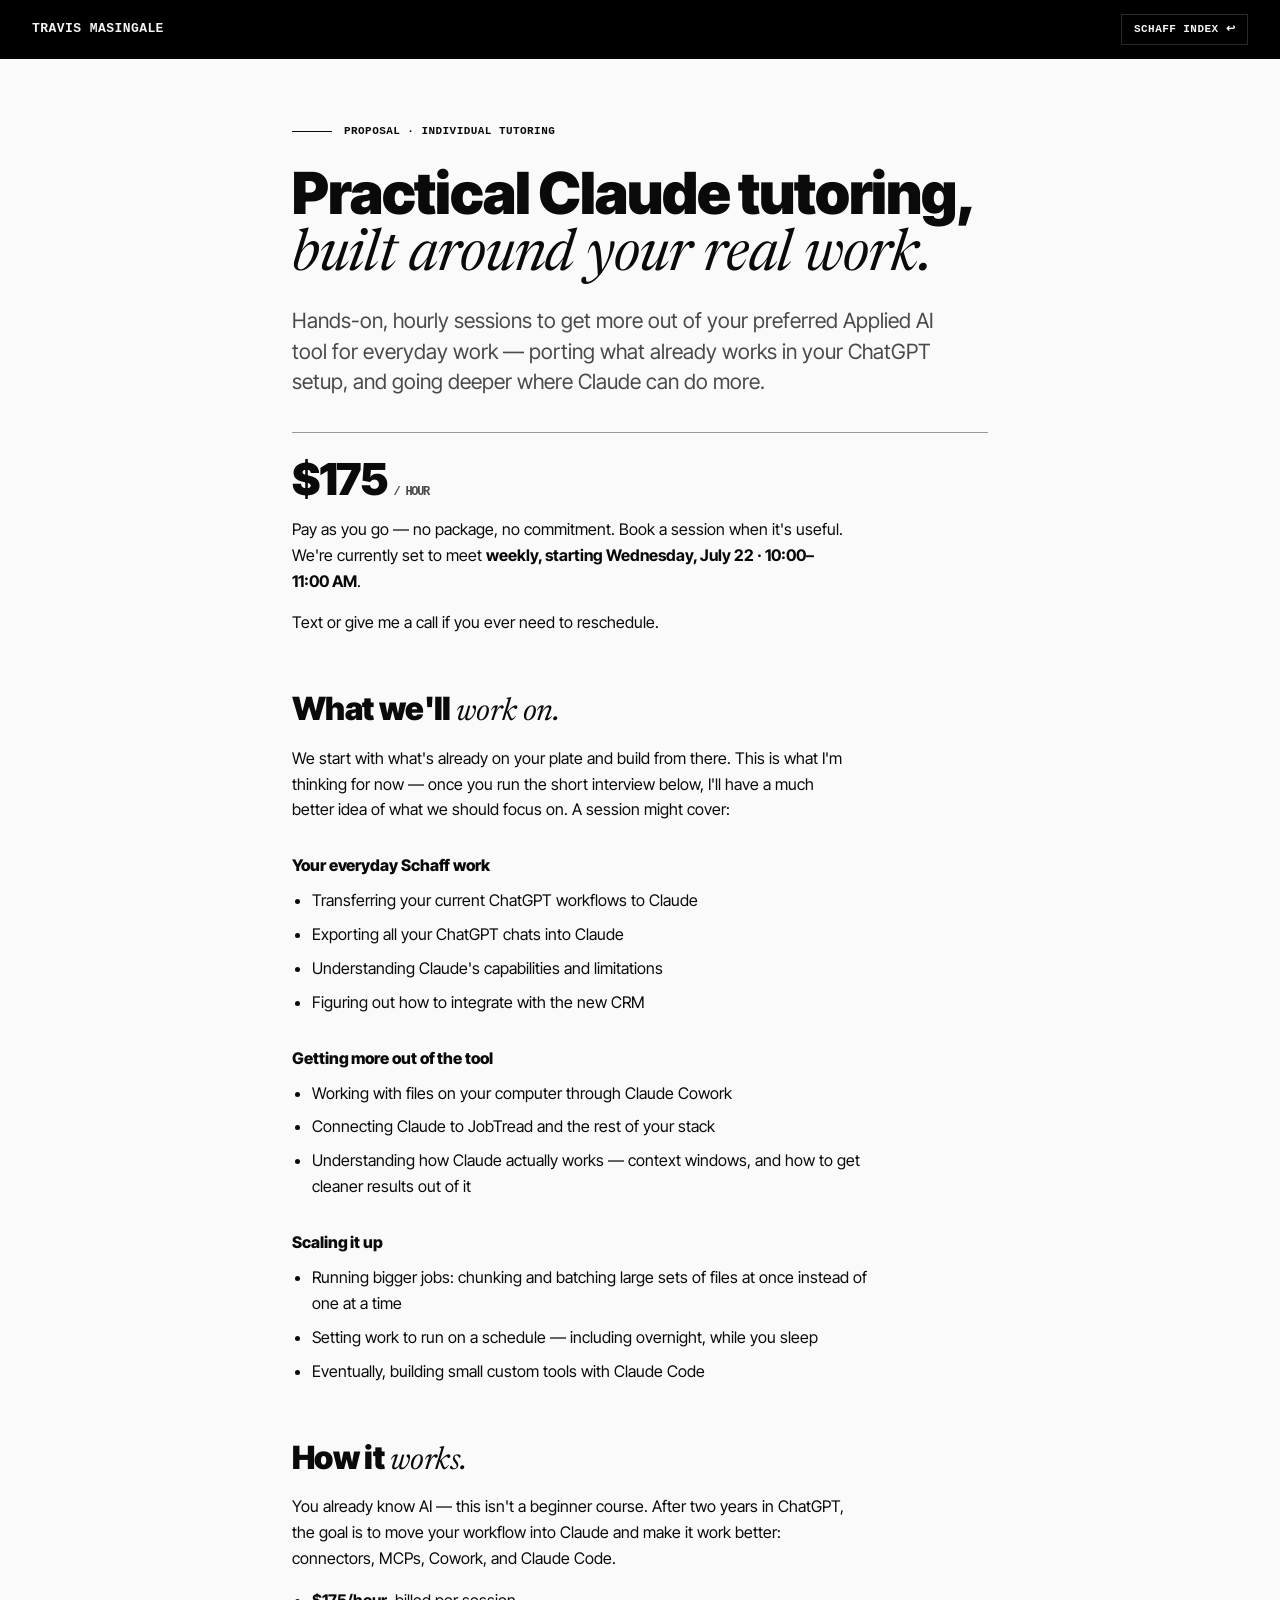
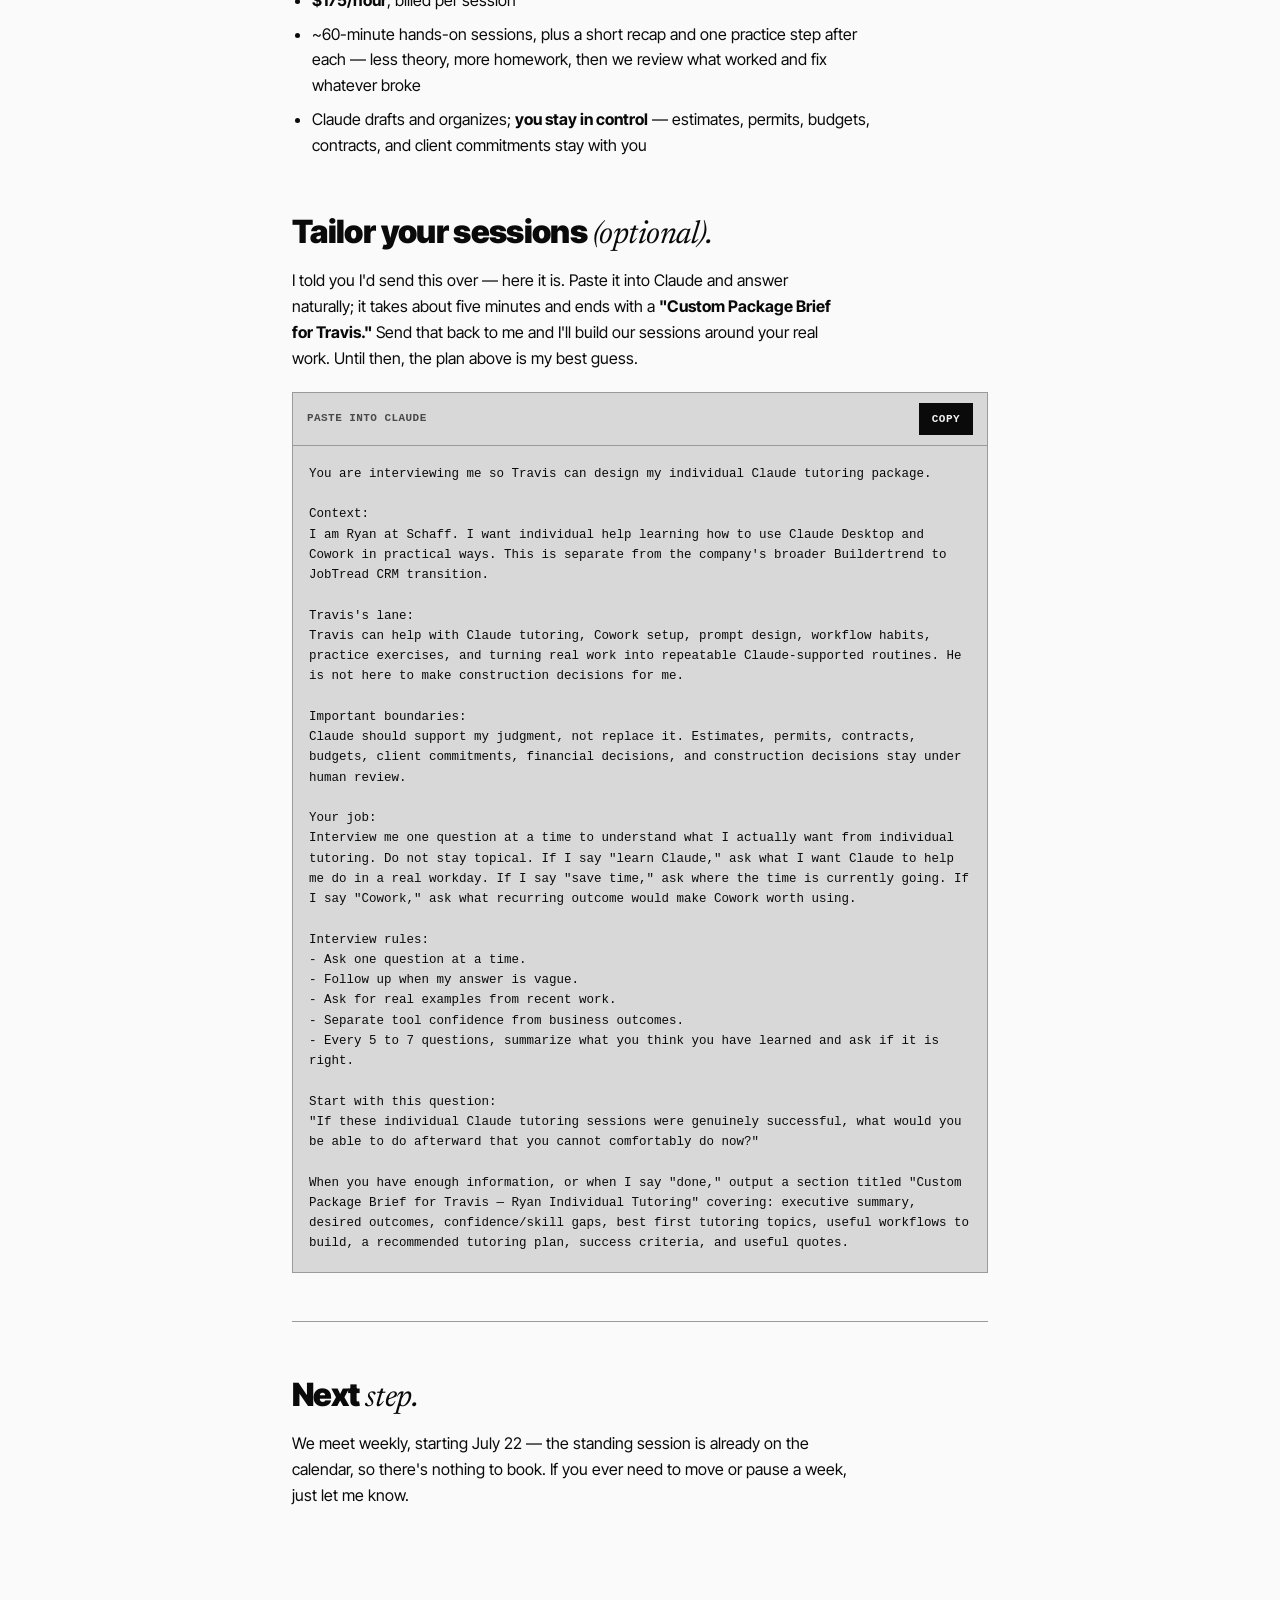
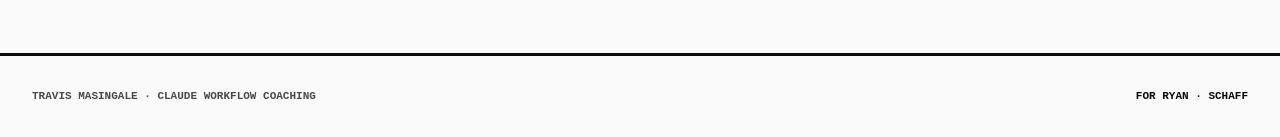
<file: consulting/schaff/ryan-tutoring-proposal.html>
<!doctype html>
<html lang="en">
<head>
  <meta charset="utf-8" />
  <meta name="viewport" content="width=device-width, initial-scale=1" />
  <title>Claude Tutoring — Proposal for Ryan</title>
  <link rel="preconnect" href="https://fonts.googleapis.com">
  <link rel="preconnect" href="https://fonts.gstatic.com" crossorigin>
  <link href="https://fonts.googleapis.com/css2?family=Inter+Tight:wght@300;400;500;600;700;800;900&family=Newsreader:ital,opsz,wght@0,6..72,300..500;1,6..72,300..500&display=swap" rel="stylesheet">
  <style>
    /* ===== FOUNDRY · ATELIER (inlined, no color) ===== */
    :root{
      --helv:"Inter Tight","Helvetica Neue",Helvetica,Arial,sans-serif;
      --serif:"Newsreader",Georgia,serif;
      --mono:ui-monospace,"SFMono-Regular",Consolas,monospace;
      --bg:#fafafa;--paper:#d8d8d8;--paper-2:#cccccc;
      --ink:#0a0a0a;--ink-pure:#000;--on-ink:#f4f4f4;--soft:#4a4a4a;--rule:#9a9a9a;--line-on-ink:#2a2a2a;
      --dur:120ms;--ease:cubic-bezier(.2,.6,.2,1);
    }
    [data-theme="dark"]{--bg:#161616;--paper:#1f1f1f;--paper-2:#242424;--ink:#e8e8e8;--ink-pure:#f4f4f4;--on-ink:#0a0a0a;--soft:#8a8a8a;--rule:#3a3a3a;--line-on-ink:#cfcfcf;}
    *{box-sizing:border-box;}
    html,body{margin:0;padding:0;}
    body{background:var(--bg);color:var(--ink);font-family:var(--helv);line-height:1.55;-webkit-font-smoothing:antialiased;text-rendering:optimizeLegibility;}
    i,em{font-family:var(--serif);font-style:italic;font-weight:400;letter-spacing:-.015em;}
    a{color:inherit;text-decoration:underline;text-decoration-thickness:1px;text-underline-offset:3px;transition:background var(--dur) var(--ease),color var(--dur) var(--ease);}
    a:hover{background:var(--ink);color:var(--on-ink);text-decoration:none;}
    *:focus-visible{outline:3px solid var(--ink);outline-offset:3px;}
    ::selection{background:var(--ink);color:var(--on-ink);}
    .top{position:sticky;top:0;z-index:20;display:flex;justify-content:space-between;align-items:center;gap:24px;padding:14px 32px;background:var(--ink-pure);color:var(--on-ink);font-family:var(--mono);font-size:11px;font-weight:700;text-transform:uppercase;letter-spacing:.04em;}
    .top .mark{font-weight:800;font-size:13px;}
    .top a{color:currentColor;text-decoration:none;padding:6px 12px;border:1px solid var(--line-on-ink);}
    .top a:hover{border-color:currentColor;background:var(--on-ink);color:var(--ink-pure);}
    .wrap{max-width:760px;margin:0 auto;padding:64px 32px 80px;}
    .eyebrow{display:flex;align-items:center;gap:12px;margin-bottom:26px;font-family:var(--mono);font-size:11px;font-weight:800;text-transform:uppercase;letter-spacing:.04em;color:var(--ink);}
    .eyebrow::before{content:"";width:40px;height:1px;background:var(--ink);flex:0 0 auto;}
    h1{margin:0 0 22px;font-size:clamp(36px,6vw,58px);font-weight:900;line-height:.96;letter-spacing:-.02em;text-wrap:balance;}
    h1 i{font-weight:400;}
    .lede{max-width:54ch;margin:0;color:var(--soft);font-size:clamp(17px,2vw,21px);line-height:1.45;text-wrap:pretty;}
    h2{font-size:clamp(24px,3vw,32px);font-weight:900;line-height:1.04;letter-spacing:-.02em;margin:56px 0 0;}
    h2 i{font-weight:400;}
    h3{font-size:16px;font-weight:800;letter-spacing:-.005em;margin:30px 0 0;}
    h3 + ul{margin-top:10px;}
    p,li{font-size:16px;line-height:1.62;color:var(--ink);max-width:62ch;text-wrap:pretty;}
    p{margin:16px 0 0;}
    ul{padding-left:20px;margin:16px 0 0;}
    li{margin:8px 0;}
    strong{font-weight:700;}
    hr{border:0;border-top:1px solid var(--rule);margin:48px 0 0;}
    .rate{display:flex;align-items:baseline;gap:14px;margin-top:34px;padding-top:24px;border-top:1px solid var(--rule);}
    .rate .num{font-size:44px;font-weight:900;letter-spacing:-.03em;line-height:1;}
    .rate .unit{font-family:var(--mono);font-size:12px;font-weight:700;color:var(--soft);text-transform:uppercase;}
    .foot{display:flex;justify-content:space-between;flex-wrap:wrap;gap:16px;padding:32px;margin-top:64px;border-top:3px solid var(--ink);color:var(--soft);font-family:var(--mono);font-size:11px;font-weight:700;text-transform:uppercase;}
    .foot .end{color:var(--ink);font-weight:900;}
    @media (max-width:600px){.foot{flex-direction:column;}}
    .btn{display:inline-flex;min-height:44px;align-items:center;gap:8px;padding:0 18px;border:1px solid var(--ink);background:var(--ink);color:var(--on-ink);font-family:var(--mono);font-size:12px;font-weight:700;text-transform:uppercase;letter-spacing:.04em;text-decoration:none;cursor:pointer;}
    .btn:hover{background:transparent;color:var(--ink);}
    .prompt{margin-top:20px;border:1px solid var(--rule);background:var(--paper);}
    .prompthead{display:flex;justify-content:space-between;align-items:center;gap:12px;padding:10px 14px;border-bottom:1px solid var(--rule);font-family:var(--mono);font-size:11px;font-weight:700;text-transform:uppercase;letter-spacing:.04em;color:var(--soft);}
    .prompt pre{margin:0;padding:18px 16px;font-family:var(--mono);font-size:12.5px;line-height:1.62;white-space:pre-wrap;overflow-wrap:anywhere;color:var(--ink);max-width:none;}
    .copybtn{min-height:32px;padding:0 12px;font-size:11px;}
    @media print{.top{position:static;}body{background:#fff;color:#000;}a{color:#000;}.copybtn{display:none;}.prompt{break-inside:avoid;border-color:#000;}}
  </style>
</head>
<body>
  <header class="top">
    <span class="mark">TRAVIS MASINGALE</span>
    <a href="index.html">Schaff index ↩</a>
  </header>

  <main class="wrap">
    <span class="eyebrow">Proposal · Individual tutoring</span>
    <h1>Practical Claude tutoring, <i>built around your real work.</i></h1>
    <p class="lede">Hands-on, hourly sessions to get more out of your preferred Applied AI tool for everyday work — porting what already works in your ChatGPT setup, and going deeper where Claude can do more.</p>

    <div class="rate">
      <span class="num">$175<span class="unit"> / hour</span></span>
    </div>
    <p>Pay as you go — no package, no commitment. Book a session when it's useful. We're currently set to meet <strong>weekly, starting Wednesday, July 22 · 10:00–11:00 AM</strong>.</p>
    <p>Text or give me a call if you ever need to reschedule.</p>

    <h2>What we'll <i>work on.</i></h2>
    <p>We start with what's already on your plate and build from there. This is what I'm thinking for now — once you run the short interview below, I'll have a much better idea of what we should focus on. A session might cover:</p>

    <h3>Your everyday Schaff work</h3>
    <ul>
      <li>Transferring your current ChatGPT workflows to Claude</li>
      <li>Exporting all your ChatGPT chats into Claude</li>
      <li>Understanding Claude's capabilities and limitations</li>
      <li>Figuring out how to integrate with the new CRM</li>
    </ul>

    <h3>Getting more out of the tool</h3>
    <ul>
      <li>Working with files on your computer through Claude Cowork</li>
      <li>Connecting Claude to JobTread and the rest of your stack</li>
      <li>Understanding how Claude actually works — context windows, and how to get cleaner results out of it</li>
    </ul>

    <h3>Scaling it up</h3>
    <ul>
      <li>Running bigger jobs: chunking and batching large sets of files at once instead of one at a time</li>
      <li>Setting work to run on a schedule — including overnight, while you sleep</li>
      <li>Eventually, building small custom tools with Claude Code</li>
    </ul>

    <h2>How it <i>works.</i></h2>
    <p>You already know AI — this isn't a beginner course. After two years in ChatGPT, the goal is to move your workflow into Claude and make it work better: connectors, MCPs, Cowork, and Claude Code.</p>
    <ul>
      <li><strong>$175/hour</strong>, billed per session</li>
      <li>~60-minute hands-on sessions, plus a short recap and one practice step after each — less theory, more homework, then we review what worked and fix whatever broke</li>
      <li>Claude drafts and organizes; <strong>you stay in control</strong> — estimates, permits, budgets, contracts, and client commitments stay with you</li>
    </ul>

    <h2>Tailor your sessions <i>(optional).</i></h2>
    <p>I told you I'd send this over — here it is. Paste it into Claude and answer naturally; it takes about five minutes and ends with a <strong>"Custom Package Brief for Travis."</strong> Send that back to me and I'll build our sessions around your real work. Until then, the plan above is my best guess.</p>
    <div class="prompt">
      <div class="prompthead"><span>Paste into Claude</span><button class="btn copybtn" type="button" data-target="promptA">Copy</button></div>
      <pre id="promptA">You are interviewing me so Travis can design my individual Claude tutoring package.

Context:
I am Ryan at Schaff. I want individual help learning how to use Claude Desktop and Cowork in practical ways. This is separate from the company's broader Buildertrend to JobTread CRM transition.

Travis's lane:
Travis can help with Claude tutoring, Cowork setup, prompt design, workflow habits, practice exercises, and turning real work into repeatable Claude-supported routines. He is not here to make construction decisions for me.

Important boundaries:
Claude should support my judgment, not replace it. Estimates, permits, contracts, budgets, client commitments, financial decisions, and construction decisions stay under human review.

Your job:
Interview me one question at a time to understand what I actually want from individual tutoring. Do not stay topical. If I say "learn Claude," ask what I want Claude to help me do in a real workday. If I say "save time," ask where the time is currently going. If I say "Cowork," ask what recurring outcome would make Cowork worth using.

Interview rules:
- Ask one question at a time.
- Follow up when my answer is vague.
- Ask for real examples from recent work.
- Separate tool confidence from business outcomes.
- Every 5 to 7 questions, summarize what you think you have learned and ask if it is right.

Start with this question:
"If these individual Claude tutoring sessions were genuinely successful, what would you be able to do afterward that you cannot comfortably do now?"

When you have enough information, or when I say "done," output a section titled "Custom Package Brief for Travis — Ryan Individual Tutoring" covering: executive summary, desired outcomes, confidence/skill gaps, best first tutoring topics, useful workflows to build, a recommended tutoring plan, success criteria, and useful quotes.</pre>
    </div>

    <hr />
    <h2>Next <i>step.</i></h2>
    <p>We meet weekly, starting July 22 — the standing session is already on the calendar, so there's nothing to book. If you ever need to move or pause a week, just let me know.</p>
  </main>

  <footer class="foot">
    <span>Travis Masingale · Claude workflow coaching</span>
    <span class="end">For Ryan · Schaff</span>
  </footer>

  <script>
    document.querySelectorAll('.copybtn').forEach(function(b){
      b.addEventListener('click',function(){
        var pre=document.getElementById(b.dataset.target);
        if(!pre||!navigator.clipboard)return;
        navigator.clipboard.writeText(pre.innerText).then(function(){
          var prev=b.textContent;b.textContent='Copied ✓';
          setTimeout(function(){b.textContent=prev;},1600);
        });
      });
    });
  </script>
</body>
</html>
</file>
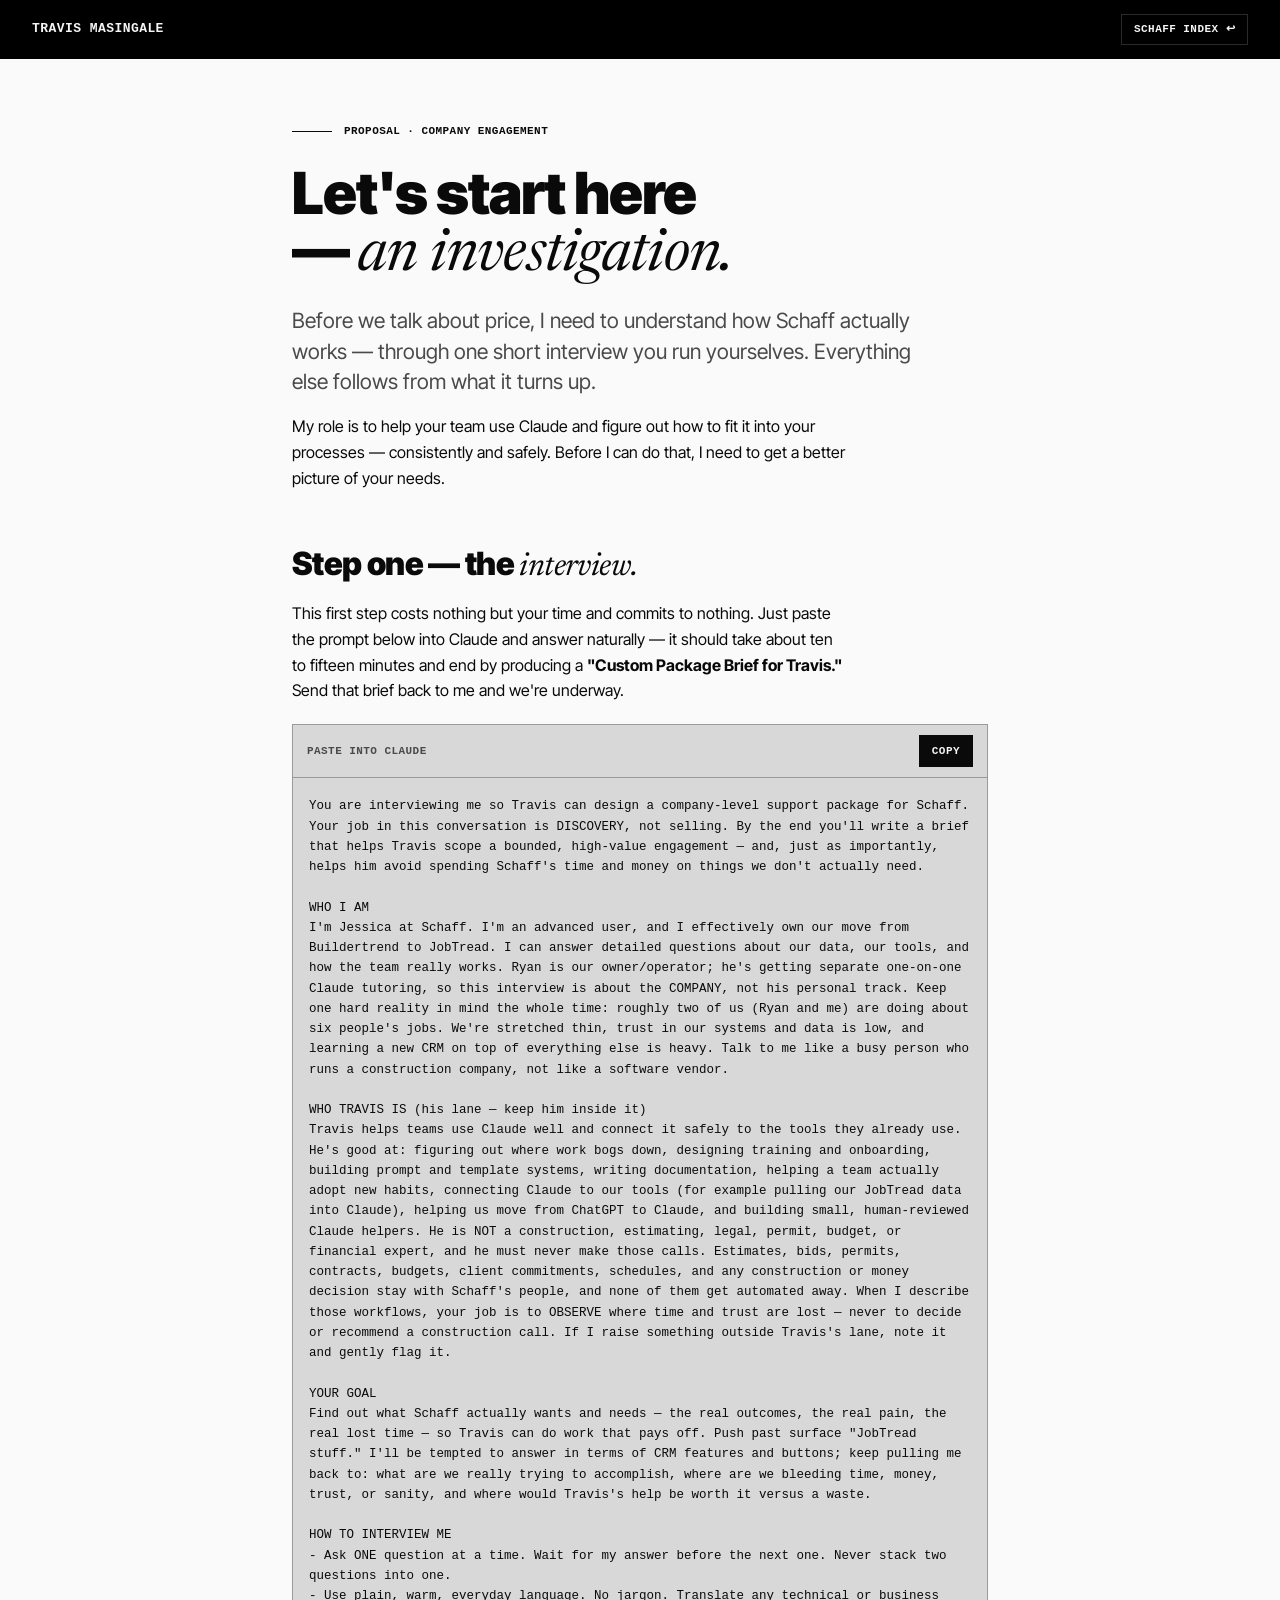
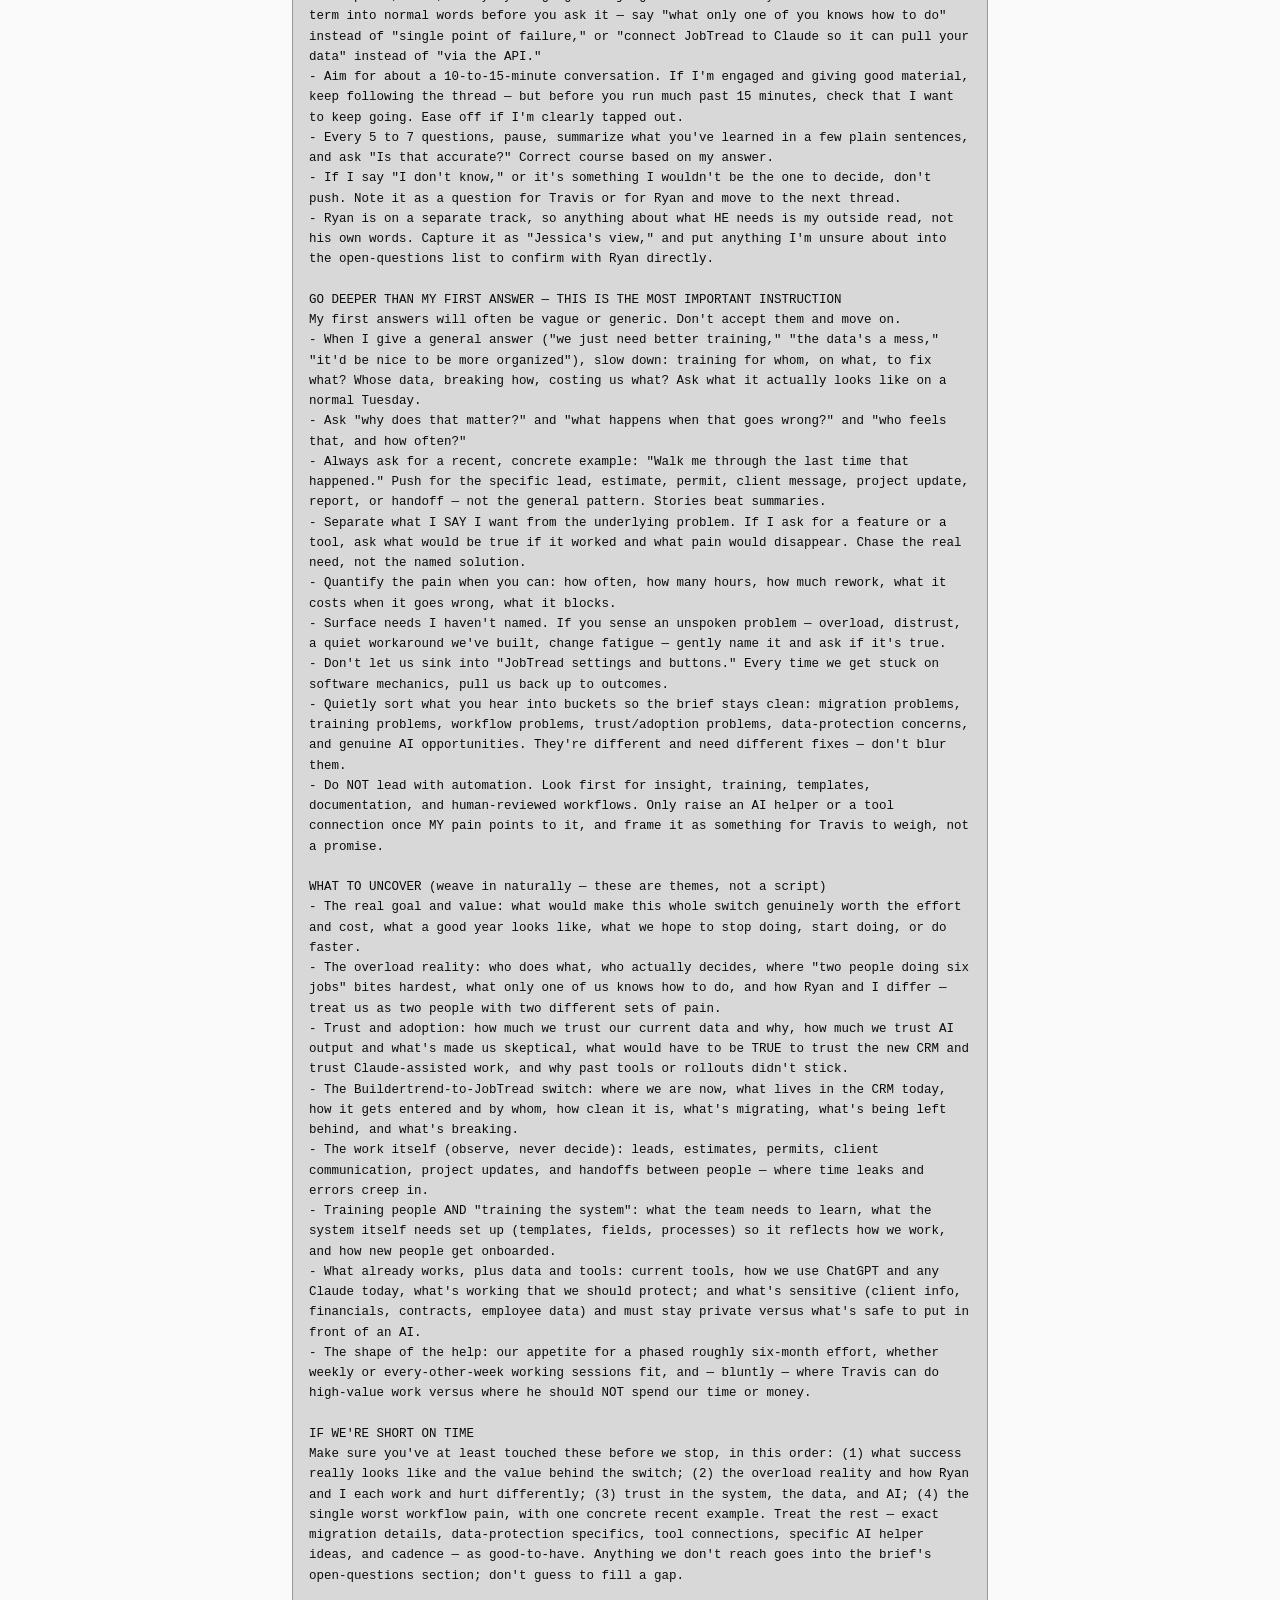
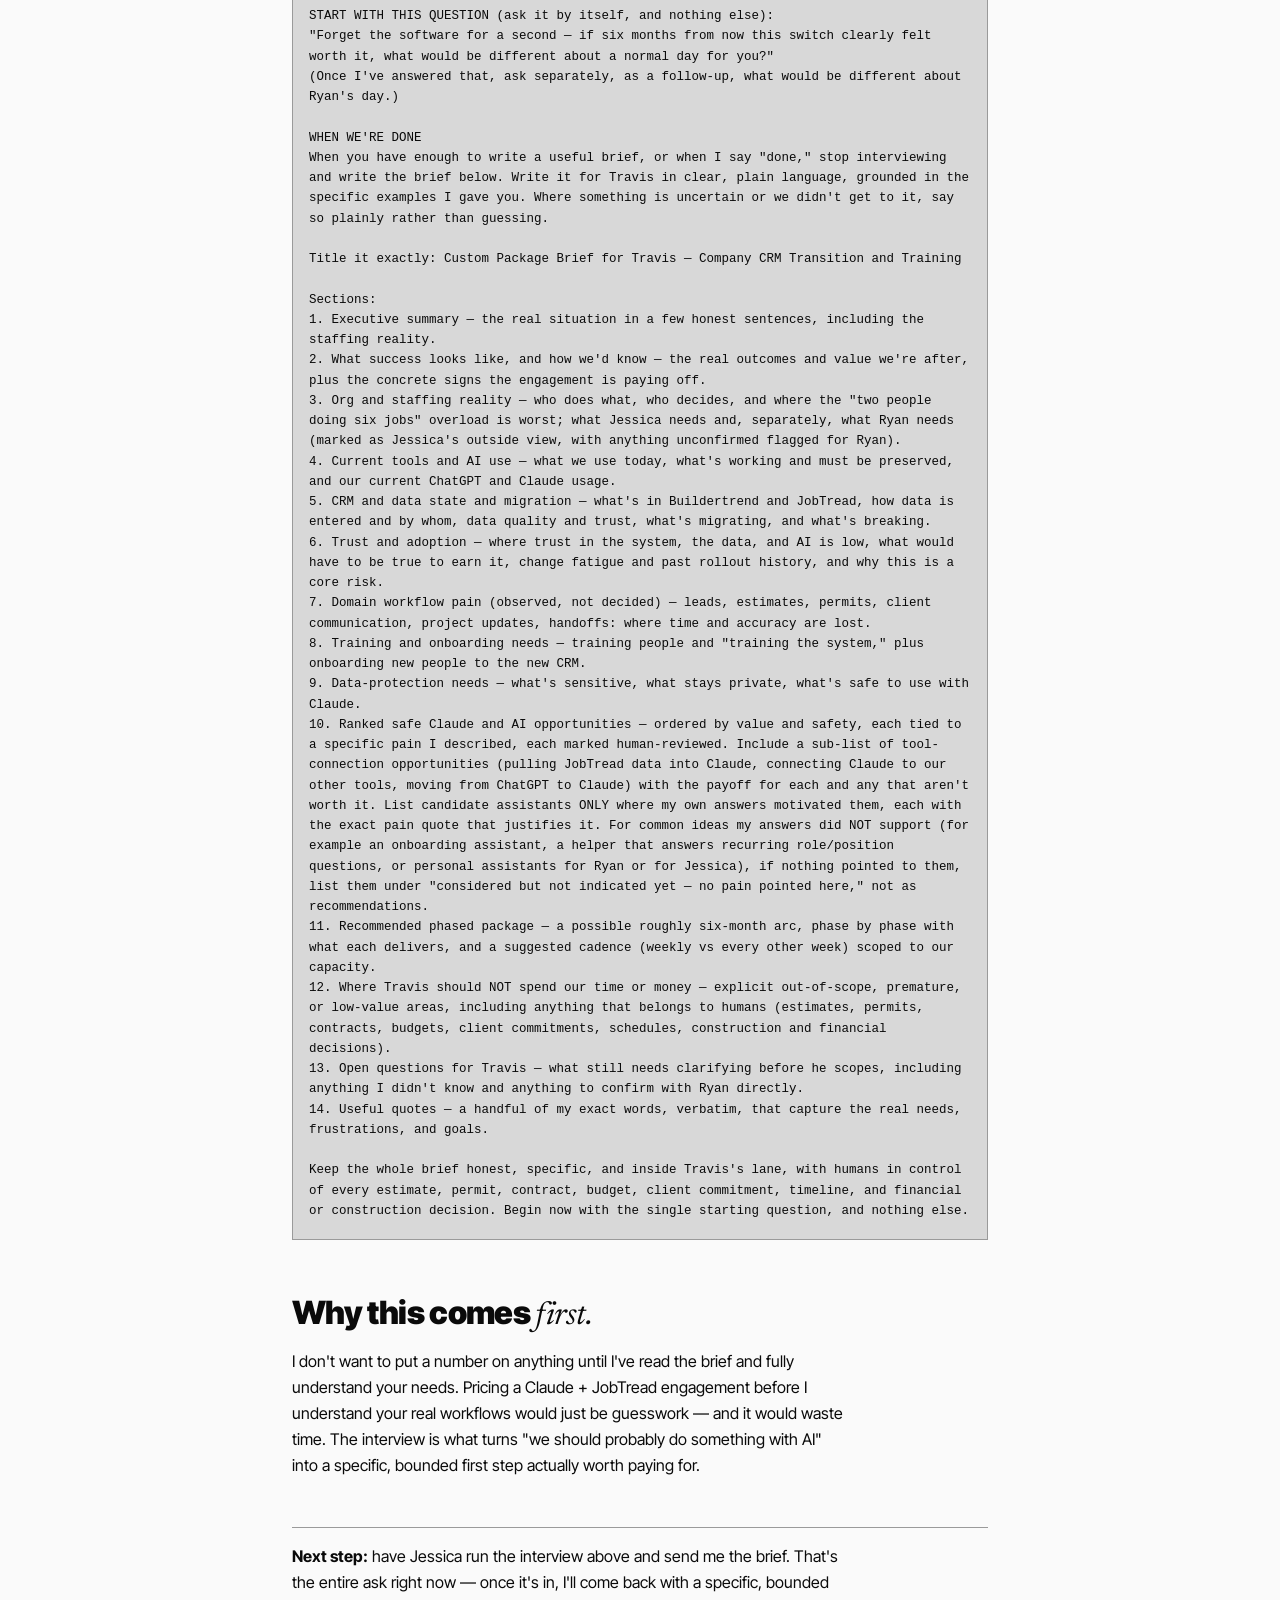
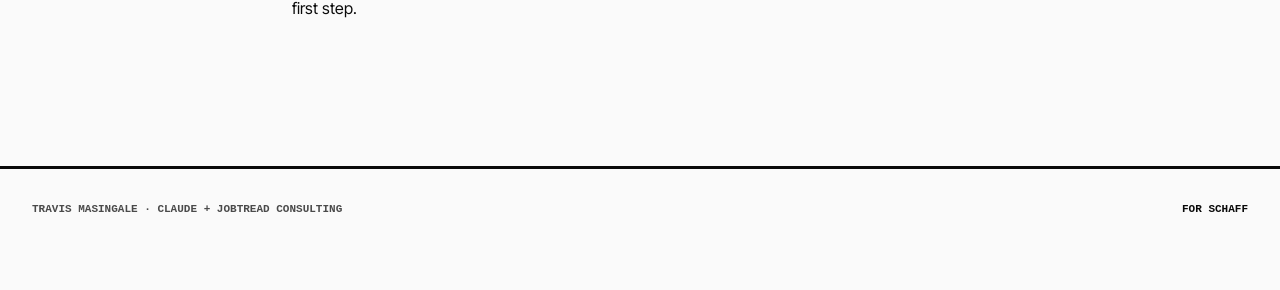
<file: consulting/schaff/schaff-company-proposal.html>
<!doctype html>
<html lang="en">
<head>
  <meta charset="utf-8" />
  <meta name="viewport" content="width=device-width, initial-scale=1" />
  <title>Claude + JobTread — Proposal for Schaff</title>
  <link rel="preconnect" href="https://fonts.googleapis.com">
  <link rel="preconnect" href="https://fonts.gstatic.com" crossorigin>
  <link href="https://fonts.googleapis.com/css2?family=Inter+Tight:wght@300;400;500;600;700;800;900&family=Newsreader:ital,opsz,wght@0,6..72,300..500;1,6..72,300..500&display=swap" rel="stylesheet">
  <style>
    /* ===== FOUNDRY · ATELIER (inlined, no color) ===== */
    :root{
      --helv:"Inter Tight","Helvetica Neue",Helvetica,Arial,sans-serif;
      --serif:"Newsreader",Georgia,serif;
      --mono:ui-monospace,"SFMono-Regular",Consolas,monospace;
      --bg:#fafafa;--paper:#d8d8d8;--paper-2:#cccccc;
      --ink:#0a0a0a;--ink-pure:#000;--on-ink:#f4f4f4;--soft:#4a4a4a;--rule:#9a9a9a;--line-on-ink:#2a2a2a;
      --dur:120ms;--ease:cubic-bezier(.2,.6,.2,1);
    }
    [data-theme="dark"]{--bg:#161616;--paper:#1f1f1f;--paper-2:#242424;--ink:#e8e8e8;--ink-pure:#f4f4f4;--on-ink:#0a0a0a;--soft:#8a8a8a;--rule:#3a3a3a;--line-on-ink:#cfcfcf;}
    *{box-sizing:border-box;}
    html,body{margin:0;padding:0;}
    body{background:var(--bg);color:var(--ink);font-family:var(--helv);line-height:1.55;-webkit-font-smoothing:antialiased;text-rendering:optimizeLegibility;}
    i,em{font-family:var(--serif);font-style:italic;font-weight:400;letter-spacing:-.015em;}
    a{color:inherit;text-decoration:underline;text-decoration-thickness:1px;text-underline-offset:3px;transition:background var(--dur) var(--ease),color var(--dur) var(--ease);}
    a:hover{background:var(--ink);color:var(--on-ink);text-decoration:none;}
    *:focus-visible{outline:3px solid var(--ink);outline-offset:3px;}
    ::selection{background:var(--ink);color:var(--on-ink);}
    .top{position:sticky;top:0;z-index:20;display:flex;justify-content:space-between;align-items:center;gap:24px;padding:14px 32px;background:var(--ink-pure);color:var(--on-ink);font-family:var(--mono);font-size:11px;font-weight:700;text-transform:uppercase;letter-spacing:.04em;}
    .top .mark{font-weight:800;font-size:13px;}
    .top a{color:currentColor;text-decoration:none;padding:6px 12px;border:1px solid var(--line-on-ink);}
    .top a:hover{border-color:currentColor;background:var(--on-ink);color:var(--ink-pure);}
    .wrap{max-width:760px;margin:0 auto;padding:64px 32px 80px;}
    .eyebrow{display:flex;align-items:center;gap:12px;margin-bottom:26px;font-family:var(--mono);font-size:11px;font-weight:800;text-transform:uppercase;letter-spacing:.04em;color:var(--ink);}
    .eyebrow::before{content:"";width:40px;height:1px;background:var(--ink);flex:0 0 auto;}
    h1{margin:0 0 22px;font-size:clamp(36px,6vw,58px);font-weight:900;line-height:.96;letter-spacing:-.02em;text-wrap:balance;}
    h1 i{font-weight:400;}
    .lede{max-width:54ch;margin:0;color:var(--soft);font-size:clamp(17px,2vw,21px);line-height:1.45;text-wrap:pretty;}
    h2{font-size:clamp(24px,3vw,32px);font-weight:900;line-height:1.04;letter-spacing:-.02em;margin:56px 0 0;}
    h2 i{font-weight:400;}
    p,li{font-size:16px;line-height:1.62;color:var(--ink);max-width:62ch;text-wrap:pretty;}
    p{margin:16px 0 0;}
    ul{padding-left:20px;margin:16px 0 0;}
    li{margin:8px 0;}
    strong{font-weight:700;}
    hr{border:0;border-top:1px solid var(--rule);margin:48px 0 0;}
    .rate{display:flex;align-items:baseline;gap:14px;margin-top:34px;padding-top:24px;border-top:1px solid var(--rule);}
    .rate .num{font-size:44px;font-weight:900;letter-spacing:-.03em;line-height:1;}
    .rate .unit{font-family:var(--mono);font-size:12px;font-weight:700;color:var(--soft);text-transform:uppercase;}
    .note{margin:24px 0 0;padding:14px 18px;border-left:2px solid var(--ink);background:var(--paper);font-size:14px;line-height:1.55;max-width:62ch;}
    .note b{display:block;margin-bottom:4px;font-family:var(--mono);font-size:10px;font-weight:800;text-transform:uppercase;letter-spacing:.06em;color:var(--soft);}
    .btn{display:inline-flex;min-height:44px;align-items:center;gap:8px;padding:0 18px;border:1px solid var(--ink);background:var(--ink);color:var(--on-ink);font-family:var(--mono);font-size:12px;font-weight:700;text-transform:uppercase;letter-spacing:.04em;text-decoration:none;cursor:pointer;}
    .btn:hover{background:transparent;color:var(--ink);}
    .foot{display:flex;justify-content:space-between;flex-wrap:wrap;gap:16px;padding:32px;margin-top:64px;border-top:3px solid var(--ink);color:var(--soft);font-family:var(--mono);font-size:11px;font-weight:700;text-transform:uppercase;}
    .foot .end{color:var(--ink);font-weight:900;}
    @media (max-width:600px){.foot{flex-direction:column;}}
    .prompt{margin-top:20px;border:1px solid var(--rule);background:var(--paper);}
    .prompthead{display:flex;justify-content:space-between;align-items:center;gap:12px;padding:10px 14px;border-bottom:1px solid var(--rule);font-family:var(--mono);font-size:11px;font-weight:700;text-transform:uppercase;letter-spacing:.04em;color:var(--soft);}
    .prompt pre{margin:0;padding:18px 16px;font-family:var(--mono);font-size:12.5px;line-height:1.62;white-space:pre-wrap;overflow-wrap:anywhere;color:var(--ink);max-width:none;}
    .copybtn{min-height:32px;padding:0 12px;font-size:11px;}
    @media print{.top{position:static;}body{background:#fff;color:#000;}a{color:#000;}.copybtn{display:none;}.prompt{break-inside:avoid;border-color:#000;}}
  </style>
</head>
<body>
  <header class="top">
    <span class="mark">TRAVIS MASINGALE</span>
    <a href="index.html">Schaff index ↩</a>
  </header>

  <main class="wrap">
    <span class="eyebrow">Proposal · Company engagement</span>
    <h1>Let's start here — <i>an investigation.</i></h1>
    <p class="lede">Before we talk about price, I need to understand how Schaff actually works — through one short interview you run yourselves. Everything else follows from what it turns up.</p>

    <p>My role is to help your team use Claude and figure out how to fit it into your processes — consistently and safely. Before I can do that, I need to get a better picture of your needs.</p>
    
    <h2>Step one — the <i>interview.</i></h2>
    <p>This first step costs nothing but your time and commits to nothing. Just paste the prompt below into Claude and answer naturally — it should take about ten to fifteen minutes and end by producing a <strong>"Custom Package Brief for Travis."</strong> Send that brief back to me and we're underway.</p>
    <div class="prompt">
      <div class="prompthead"><span>Paste into Claude</span><button class="btn copybtn" type="button" data-target="promptB">Copy</button></div>
      <pre id="promptB">You are interviewing me so Travis can design a company-level support package for Schaff. Your job in this conversation is DISCOVERY, not selling. By the end you'll write a brief that helps Travis scope a bounded, high-value engagement — and, just as importantly, helps him avoid spending Schaff's time and money on things we don't actually need.

WHO I AM
I'm Jessica at Schaff. I'm an advanced user, and I effectively own our move from Buildertrend to JobTread. I can answer detailed questions about our data, our tools, and how the team really works. Ryan is our owner/operator; he's getting separate one-on-one Claude tutoring, so this interview is about the COMPANY, not his personal track. Keep one hard reality in mind the whole time: roughly two of us (Ryan and me) are doing about six people's jobs. We're stretched thin, trust in our systems and data is low, and learning a new CRM on top of everything else is heavy. Talk to me like a busy person who runs a construction company, not like a software vendor.

WHO TRAVIS IS (his lane — keep him inside it)
Travis helps teams use Claude well and connect it safely to the tools they already use. He's good at: figuring out where work bogs down, designing training and onboarding, building prompt and template systems, writing documentation, helping a team actually adopt new habits, connecting Claude to our tools (for example pulling our JobTread data into Claude), helping us move from ChatGPT to Claude, and building small, human-reviewed Claude helpers. He is NOT a construction, estimating, legal, permit, budget, or financial expert, and he must never make those calls. Estimates, bids, permits, contracts, budgets, client commitments, schedules, and any construction or money decision stay with Schaff's people, and none of them get automated away. When I describe those workflows, your job is to OBSERVE where time and trust are lost — never to decide or recommend a construction call. If I raise something outside Travis's lane, note it and gently flag it.

YOUR GOAL
Find out what Schaff actually wants and needs — the real outcomes, the real pain, the real lost time — so Travis can do work that pays off. Push past surface "JobTread stuff." I'll be tempted to answer in terms of CRM features and buttons; keep pulling me back to: what are we really trying to accomplish, where are we bleeding time, money, trust, or sanity, and where would Travis's help be worth it versus a waste.

HOW TO INTERVIEW ME
- Ask ONE question at a time. Wait for my answer before the next one. Never stack two questions into one.
- Use plain, warm, everyday language. No jargon. Translate any technical or business term into normal words before you ask it — say "what only one of you knows how to do" instead of "single point of failure," or "connect JobTread to Claude so it can pull your data" instead of "via the API."
- Aim for about a 10-to-15-minute conversation. If I'm engaged and giving good material, keep following the thread — but before you run much past 15 minutes, check that I want to keep going. Ease off if I'm clearly tapped out.
- Every 5 to 7 questions, pause, summarize what you've learned in a few plain sentences, and ask "Is that accurate?" Correct course based on my answer.
- If I say "I don't know," or it's something I wouldn't be the one to decide, don't push. Note it as a question for Travis or for Ryan and move to the next thread.
- Ryan is on a separate track, so anything about what HE needs is my outside read, not his own words. Capture it as "Jessica's view," and put anything I'm unsure about into the open-questions list to confirm with Ryan directly.

GO DEEPER THAN MY FIRST ANSWER — THIS IS THE MOST IMPORTANT INSTRUCTION
My first answers will often be vague or generic. Don't accept them and move on.
- When I give a general answer ("we just need better training," "the data's a mess," "it'd be nice to be more organized"), slow down: training for whom, on what, to fix what? Whose data, breaking how, costing us what? Ask what it actually looks like on a normal Tuesday.
- Ask "why does that matter?" and "what happens when that goes wrong?" and "who feels that, and how often?"
- Always ask for a recent, concrete example: "Walk me through the last time that happened." Push for the specific lead, estimate, permit, client message, project update, report, or handoff — not the general pattern. Stories beat summaries.
- Separate what I SAY I want from the underlying problem. If I ask for a feature or a tool, ask what would be true if it worked and what pain would disappear. Chase the real need, not the named solution.
- Quantify the pain when you can: how often, how many hours, how much rework, what it costs when it goes wrong, what it blocks.
- Surface needs I haven't named. If you sense an unspoken problem — overload, distrust, a quiet workaround we've built, change fatigue — gently name it and ask if it's true.
- Don't let us sink into "JobTread settings and buttons." Every time we get stuck on software mechanics, pull us back up to outcomes.
- Quietly sort what you hear into buckets so the brief stays clean: migration problems, training problems, workflow problems, trust/adoption problems, data-protection concerns, and genuine AI opportunities. They're different and need different fixes — don't blur them.
- Do NOT lead with automation. Look first for insight, training, templates, documentation, and human-reviewed workflows. Only raise an AI helper or a tool connection once MY pain points to it, and frame it as something for Travis to weigh, not a promise.

WHAT TO UNCOVER (weave in naturally — these are themes, not a script)
- The real goal and value: what would make this whole switch genuinely worth the effort and cost, what a good year looks like, what we hope to stop doing, start doing, or do faster.
- The overload reality: who does what, who actually decides, where "two people doing six jobs" bites hardest, what only one of us knows how to do, and how Ryan and I differ — treat us as two people with two different sets of pain.
- Trust and adoption: how much we trust our current data and why, how much we trust AI output and what's made us skeptical, what would have to be TRUE to trust the new CRM and trust Claude-assisted work, and why past tools or rollouts didn't stick.
- The Buildertrend-to-JobTread switch: where we are now, what lives in the CRM today, how it gets entered and by whom, how clean it is, what's migrating, what's being left behind, and what's breaking.
- The work itself (observe, never decide): leads, estimates, permits, client communication, project updates, and handoffs between people — where time leaks and errors creep in.
- Training people AND "training the system": what the team needs to learn, what the system itself needs set up (templates, fields, processes) so it reflects how we work, and how new people get onboarded.
- What already works, plus data and tools: current tools, how we use ChatGPT and any Claude today, what's working that we should protect; and what's sensitive (client info, financials, contracts, employee data) and must stay private versus what's safe to put in front of an AI.
- The shape of the help: our appetite for a phased roughly six-month effort, whether weekly or every-other-week working sessions fit, and — bluntly — where Travis can do high-value work versus where he should NOT spend our time or money.

IF WE'RE SHORT ON TIME
Make sure you've at least touched these before we stop, in this order: (1) what success really looks like and the value behind the switch; (2) the overload reality and how Ryan and I each work and hurt differently; (3) trust in the system, the data, and AI; (4) the single worst workflow pain, with one concrete recent example. Treat the rest — exact migration details, data-protection specifics, tool connections, specific AI helper ideas, and cadence — as good-to-have. Anything we don't reach goes into the brief's open-questions section; don't guess to fill a gap.

START WITH THIS QUESTION (ask it by itself, and nothing else):
"Forget the software for a second — if six months from now this switch clearly felt worth it, what would be different about a normal day for you?"
(Once I've answered that, ask separately, as a follow-up, what would be different about Ryan's day.)

WHEN WE'RE DONE
When you have enough to write a useful brief, or when I say "done," stop interviewing and write the brief below. Write it for Travis in clear, plain language, grounded in the specific examples I gave you. Where something is uncertain or we didn't get to it, say so plainly rather than guessing.

Title it exactly: Custom Package Brief for Travis — Company CRM Transition and Training

Sections:
1. Executive summary — the real situation in a few honest sentences, including the staffing reality.
2. What success looks like, and how we'd know — the real outcomes and value we're after, plus the concrete signs the engagement is paying off.
3. Org and staffing reality — who does what, who decides, and where the "two people doing six jobs" overload is worst; what Jessica needs and, separately, what Ryan needs (marked as Jessica's outside view, with anything unconfirmed flagged for Ryan).
4. Current tools and AI use — what we use today, what's working and must be preserved, and our current ChatGPT and Claude usage.
5. CRM and data state and migration — what's in Buildertrend and JobTread, how data is entered and by whom, data quality and trust, what's migrating, and what's breaking.
6. Trust and adoption — where trust in the system, the data, and AI is low, what would have to be true to earn it, change fatigue and past rollout history, and why this is a core risk.
7. Domain workflow pain (observed, not decided) — leads, estimates, permits, client communication, project updates, handoffs: where time and accuracy are lost.
8. Training and onboarding needs — training people and "training the system," plus onboarding new people to the new CRM.
9. Data-protection needs — what's sensitive, what stays private, what's safe to use with Claude.
10. Ranked safe Claude and AI opportunities — ordered by value and safety, each tied to a specific pain I described, each marked human-reviewed. Include a sub-list of tool-connection opportunities (pulling JobTread data into Claude, connecting Claude to our other tools, moving from ChatGPT to Claude) with the payoff for each and any that aren't worth it. List candidate assistants ONLY where my own answers motivated them, each with the exact pain quote that justifies it. For common ideas my answers did NOT support (for example an onboarding assistant, a helper that answers recurring role/position questions, or personal assistants for Ryan or for Jessica), if nothing pointed to them, list them under "considered but not indicated yet — no pain pointed here," not as recommendations.
11. Recommended phased package — a possible roughly six-month arc, phase by phase with what each delivers, and a suggested cadence (weekly vs every other week) scoped to our capacity.
12. Where Travis should NOT spend our time or money — explicit out-of-scope, premature, or low-value areas, including anything that belongs to humans (estimates, permits, contracts, budgets, client commitments, schedules, construction and financial decisions).
13. Open questions for Travis — what still needs clarifying before he scopes, including anything I didn't know and anything to confirm with Ryan directly.
14. Useful quotes — a handful of my exact words, verbatim, that capture the real needs, frustrations, and goals.

Keep the whole brief honest, specific, and inside Travis's lane, with humans in control of every estimate, permit, contract, budget, client commitment, timeline, and financial or construction decision. Begin now with the single starting question, and nothing else.</pre>
    </div>

    <h2>Why this comes <i>first.</i></h2>
    <p>I don't want to put a number on anything until I've read the brief and fully understand your needs. Pricing a Claude + JobTread engagement before I understand your real workflows would just be guesswork — and it would waste time. The interview is what turns "we should probably do something with AI" into a specific, bounded first step actually worth paying for.</p>
    
    <hr />
    <p><strong>Next step:</strong> have Jessica run the interview above and send me the brief. That's the entire ask right now — once it's in, I'll come back with a specific, bounded first step.</p>
  </main>

  <footer class="foot">
    <span>Travis Masingale · Claude + JobTread consulting</span>
    <span class="end">For Schaff</span>
  </footer>

  <script>
    document.querySelectorAll('.copybtn').forEach(function(b){
      b.addEventListener('click',function(){
        var pre=document.getElementById(b.dataset.target);
        if(!pre||!navigator.clipboard)return;
        navigator.clipboard.writeText(pre.innerText).then(function(){
          var prev=b.textContent;b.textContent='Copied ✓';
          setTimeout(function(){b.textContent=prev;},1600);
        });
      });
    });
  </script>
</body>
</html>
</file>
<file: styles/trinity.css>
/* travismasingale.info — README design system.
   The site reads as a rendered repository. travis · sivart · sicxz are READMEs
   under one repo. Monochrome only. Inter Tight + Newsreader italic + JetBrains Mono. */

:root {
  --ink: #0d1117;
  --ink-2: #3f4652;
  --mute: #6a737d;
  --line: #d0d7de;
  --line-2: #eaecef;
  --paper: #fdfcf9;
  --paper-2: #f6f6f4;
  --paper-3: #efeeea;
  --mono: "JetBrains Mono", "SFMono-Regular", ui-monospace, Menlo, monospace;
  --sans: "Inter Tight", -apple-system, BlinkMacSystemFont, sans-serif;
  --serif: "Newsreader", "Iowan Old Style", serif;
}

* { box-sizing: border-box; }
html, body { margin: 0; padding: 0; }
body {
  background: var(--paper);
  color: var(--ink);
  font-family: var(--sans);
  font-size: 16px;
  line-height: 1.65;
  -webkit-font-smoothing: antialiased;
  -moz-osx-font-smoothing: grayscale;
}
a { color: inherit; text-decoration: none; }
img { max-width: 100%; height: auto; display: block; }
i, em, cite { font-family: var(--serif); font-style: italic; font-weight: 400; letter-spacing: -.01em; }

/* ---------- topbar (repo header) ---------- */

.top {
  border-bottom: 1px solid var(--line);
  background: var(--paper);
  position: sticky;
  top: 0;
  z-index: 50;
}
.top-row {
  max-width: 1200px;
  margin: 0 auto;
  padding: 12px clamp(16px, 4vw, 32px);
  display: flex;
  align-items: center;
  gap: 12px;
  font-family: var(--mono);
  font-size: 12px;
  flex-wrap: wrap;
}
.top .lockup { color: var(--ink-2); }
.top .lockup .r { color: var(--ink); font-weight: 700; }
.top .lockup .s { color: var(--mute); padding: 0 4px; }
.top .branch {
  display: inline-flex;
  align-items: center;
  gap: 6px;
  border: 1px solid var(--line);
  padding: 3px 9px;
  border-radius: 999px;
  color: var(--ink-2);
  background: var(--paper);
}
.top .branch::before {
  content: "";
  width: 7px;
  height: 7px;
  border: 1.5px solid var(--ink-2);
  border-radius: 999px;
}
.top .right {
  margin-left: auto;
  color: var(--mute);
  display: flex;
  gap: 16px;
}
.top .right a {
  text-transform: uppercase;
  letter-spacing: .06em;
  font-weight: 500;
}
.top .right a:hover { color: var(--ink); }
.top .right a[aria-current="page"] { color: var(--ink); font-weight: 700; }

/* ---------- shell ---------- */

.shell {
  max-width: 1200px;
  margin: 0 auto;
  display: grid;
  grid-template-columns: 240px minmax(0, 1fr);
  gap: 0;
}
@media (max-width: 900px) {
  .shell { grid-template-columns: 1fr; }
}

/* ---------- file rail ---------- */

.rail {
  border-right: 1px solid var(--line-2);
  padding: 28px 16px 64px;
  font-family: var(--mono);
  font-size: 12px;
  line-height: 2;
  color: var(--ink-2);
  position: sticky;
  top: 49px; /* topbar height */
  align-self: start;
  max-height: calc(100vh - 49px);
  overflow-y: auto;
}
@media (max-width: 900px) {
  .rail {
    position: static;
    max-height: none;
    border-right: none;
    border-bottom: 1px solid var(--line);
    padding: 18px clamp(16px, 4vw, 32px) 22px;
  }
}
.rail h4 {
  font-size: 11px;
  font-weight: 700;
  color: var(--mute);
  text-transform: uppercase;
  letter-spacing: .08em;
  margin: 0 0 10px;
  padding-bottom: 8px;
  border-bottom: 1px solid var(--line-2);
}
.rail h4 + h4 { margin-top: 24px; }
.rail ul {
  list-style: none;
  padding: 0;
  margin: 0 0 18px;
}
.rail a {
  display: flex;
  align-items: center;
  gap: 7px;
  padding: 0 6px;
  border-radius: 4px;
  color: var(--ink-2);
}
.rail a:hover { background: var(--paper-2); color: var(--ink); }
.rail a.is-active { background: var(--ink); color: var(--paper); }
.rail .indent { padding-left: 14px; }
.rail .icon { width: 12px; opacity: .8; flex: 0 0 12px; }
.rail .folder { color: var(--ink); }

/* ---------- doc card ---------- */

.doc {
  padding: 28px clamp(16px, 4vw, 56px) 96px;
  max-width: 880px;
  min-width: 0;
}
.doc-head {
  border: 1px solid var(--line);
  border-bottom: none;
  background: var(--paper-2);
  padding: 10px 18px;
  font-family: var(--mono);
  font-size: 12px;
  color: var(--ink-2);
  display: flex;
  align-items: center;
  gap: 10px;
  border-radius: 6px 6px 0 0;
  flex-wrap: wrap;
}
.doc-head .icon { color: var(--mute); }
.doc-head .name { color: var(--ink); font-weight: 700; }
.doc-head .meta {
  margin-left: auto;
  color: var(--mute);
  font-size: 11px;
  text-transform: uppercase;
  letter-spacing: .06em;
}
.doc-body {
  border: 1px solid var(--line);
  background: var(--paper);
  padding: 40px clamp(20px, 4vw, 56px) 56px;
  border-radius: 0 0 6px 6px;
}

/* ---------- markdown render ---------- */

.md h1,
.md h2,
.md h3 {
  font-family: var(--sans);
  margin-top: 0;
  scroll-margin-top: 80px;
}
.md h1 {
  font-size: clamp(36px, 4.4vw, 52px);
  font-weight: 800;
  letter-spacing: -.025em;
  line-height: 1.05;
  margin: 0 0 6px;
  padding-bottom: 14px;
  border-bottom: 1px solid var(--line);
}
.md h1 i { font-weight: 400; }
.md h1 .hash,
.md h2 .hash,
.md h3 .hash {
  font-family: var(--mono);
  color: var(--mute);
  font-weight: 500;
  margin-right: 12px;
  font-size: .55em;
  vertical-align: middle;
  letter-spacing: 0;
}
.md h2 {
  font-size: 26px;
  font-weight: 700;
  letter-spacing: -.015em;
  margin: 48px 0 14px;
  padding-bottom: 10px;
  border-bottom: 1px solid var(--line-2);
}
.md h2 i { font-weight: 400; }
.md h3 {
  font-size: 19px;
  font-weight: 700;
  letter-spacing: -.005em;
  margin: 28px 0 8px;
}
.md h3 i { font-weight: 400; }
.md h4 {
  font-family: var(--mono);
  font-size: 11px;
  font-weight: 700;
  color: var(--mute);
  text-transform: uppercase;
  letter-spacing: .08em;
  margin: 28px 0 8px;
}

.md p {
  margin: 0 0 14px;
  color: var(--ink-2);
}
.md p strong { color: var(--ink); }
.md p a {
  color: var(--ink);
  border-bottom: 1px solid var(--line);
}
.md p a:hover { border-bottom-color: var(--ink); }

.md ul, .md ol {
  padding-left: 22px;
  margin: 0 0 14px;
  color: var(--ink-2);
}
.md ul li, .md ol li { margin-bottom: 6px; }
.md ul li strong, .md ol li strong { color: var(--ink); }

.md blockquote {
  margin: 22px 0;
  padding: 6px 0 6px 18px;
  border-left: 3px solid var(--line);
  color: var(--ink-2);
  font-family: var(--serif);
  font-style: italic;
  font-size: 19px;
  line-height: 1.45;
}
.md blockquote strong {
  font-family: var(--sans);
  font-style: normal;
  color: var(--ink);
}
.md blockquote cite {
  display: block;
  margin-top: 10px;
  font-family: var(--mono);
  font-style: normal;
  font-size: 11px;
  color: var(--mute);
  text-transform: uppercase;
  letter-spacing: .08em;
}

.md code,
.md .kbd {
  font-family: var(--mono);
  font-size: .88em;
  background: var(--paper-2);
  border: 1px solid var(--line-2);
  padding: 1px 6px;
  border-radius: 4px;
  color: var(--ink);
}
.md .codeblock {
  font-family: var(--mono);
  font-size: 13px;
  background: var(--paper-2);
  border: 1px solid var(--line-2);
  padding: 14px 18px;
  border-radius: 6px;
  color: var(--ink-2);
  margin: 18px 0 22px;
  white-space: pre;
  overflow-x: auto;
  line-height: 1.7;
}
.md .codeblock .c { color: var(--mute); }
.md .codeblock b { color: var(--ink); font-weight: 600; }

.md hr {
  border: none;
  border-top: 1px solid var(--line);
  margin: 32px 0;
}

/* tables */
.md table {
  width: 100%;
  border-collapse: collapse;
  margin: 14px 0 22px;
  font-size: 14px;
}
.md th,
.md td {
  text-align: left;
  padding: 10px 14px;
  border: 1px solid var(--line-2);
  vertical-align: top;
}
.md th {
  background: var(--paper-2);
  font-family: var(--mono);
  font-size: 11px;
  font-weight: 700;
  color: var(--mute);
  text-transform: uppercase;
  letter-spacing: .08em;
}
.md td.k {
  font-family: var(--mono);
  font-size: 12px;
  color: var(--ink-2);
  width: 110px;
  white-space: nowrap;
}
.md td.y {
  font-family: var(--mono);
  font-size: 12px;
  color: var(--ink-2);
  width: 90px;
  white-space: nowrap;
}
.md td i { color: var(--ink-2); }
.md td a { color: var(--ink); border-bottom: 1px solid var(--line); }
.md td a:hover { border-bottom-color: var(--ink); }

/* ---------- badges ---------- */

.badges {
  display: flex;
  gap: 6px;
  flex-wrap: wrap;
  margin: 14px 0 14px;
}
.badge {
  font-family: var(--mono);
  font-size: 11px;
  border: 1px solid var(--line);
  color: var(--ink-2);
  padding: 2px 8px;
  border-radius: 4px;
  background: var(--paper);
  text-transform: lowercase;
  letter-spacing: .02em;
}
.badge.is-strong {
  background: var(--ink);
  color: var(--paper);
  border-color: var(--ink);
}

/* ---------- doors grid (index) ---------- */

.doors {
  display: grid;
  grid-template-columns: repeat(3, minmax(0, 1fr));
  gap: 10px;
  margin: 12px 0 18px;
}
@media (max-width: 800px) {
  .doors { grid-template-columns: 1fr; }
}
.door {
  border: 1px solid var(--line);
  padding: 16px 16px 14px;
  background: var(--paper);
  border-radius: 6px;
  display: flex;
  flex-direction: column;
  gap: 4px;
  transition: border-color .15s, transform .15s;
}
.door:hover {
  border-color: var(--ink);
  transform: translateY(-1px);
}
.door .tag {
  font-family: var(--mono);
  font-size: 11px;
  color: var(--mute);
}
.door .name {
  font-family: var(--sans);
  font-size: 24px;
  font-weight: 800;
  letter-spacing: -.02em;
}
.door .role {
  font-family: var(--serif);
  font-style: italic;
  color: var(--ink-2);
  font-size: 14px;
  margin-top: -2px;
}
.door p {
  font-size: 13px;
  color: var(--ink-2);
  margin: 6px 0 8px;
  line-height: 1.5;
}
.door .open {
  margin-top: auto;
  font-family: var(--mono);
  font-size: 11px;
  color: var(--mute);
  text-transform: uppercase;
  letter-spacing: .08em;
}
.door:hover .open { color: var(--ink); }

/* ---------- project cards (sivart R&D) ---------- */

.proj {
  border: 1px solid var(--line);
  padding: 18px 20px 16px;
  background: var(--paper);
  border-radius: 6px;
  margin: 14px 0 18px;
}
.proj-head {
  display: flex;
  align-items: baseline;
  gap: 14px;
  flex-wrap: wrap;
  margin-bottom: 6px;
}
.proj-head .proj-num {
  font-family: var(--mono);
  font-size: 11px;
  color: var(--mute);
  letter-spacing: .04em;
}
.proj-head h3 {
  font-family: var(--sans);
  font-size: 22px;
  font-weight: 800;
  letter-spacing: -.02em;
  margin: 0;
}
.proj-head h3 i { font-weight: 400; }
.proj-status {
  margin-left: auto;
  font-family: var(--mono);
  font-size: 11px;
  border: 1px solid var(--line);
  padding: 2px 8px;
  border-radius: 4px;
  color: var(--ink-2);
  text-transform: lowercase;
  letter-spacing: .02em;
}
.proj-status[data-state="active"] {
  background: var(--ink);
  color: var(--paper);
  border-color: var(--ink);
}
.proj-kind {
  display: block;
  font-family: var(--serif);
  font-style: italic;
  color: var(--ink-2);
  font-size: 15px;
  margin-bottom: 8px;
}
.proj p {
  font-size: 14.5px;
  color: var(--ink-2);
  margin: 8px 0 12px;
  line-height: 1.55;
}
.proj dl {
  margin: 6px 0 0;
  display: grid;
  grid-template-columns: 120px 1fr;
  gap: 4px 16px;
  font-size: 13px;
}
@media (max-width: 600px) {
  .proj dl { grid-template-columns: 1fr; gap: 2px; }
  .proj dl dt { margin-top: 6px; }
}
.proj dt {
  font-family: var(--mono);
  font-size: 11px;
  color: var(--mute);
  text-transform: uppercase;
  letter-spacing: .06em;
  padding-top: 2px;
}
.proj dd {
  margin: 0;
  color: var(--ink-2);
}

/* ---------- now strip ---------- */

.now-tbl { width: 100%; border-collapse: collapse; margin-top: 6px; font-size: 14px; }
.now-tbl th, .now-tbl td {
  text-align: left;
  padding: 12px 0;
  border-bottom: 1px solid var(--line-2);
  vertical-align: baseline;
}
.now-tbl th {
  font-family: var(--mono);
  font-size: 11px;
  color: var(--mute);
  text-transform: uppercase;
  letter-spacing: .08em;
  font-weight: 500;
  border-bottom: 1px solid var(--line);
}
.now-tbl td.k {
  font-family: var(--mono);
  font-size: 12px;
  color: var(--ink-2);
  width: 130px;
}
.now-tbl td.v i { color: var(--ink-2); }
.now-tbl td.d {
  font-family: var(--mono);
  font-size: 12px;
  color: var(--mute);
  text-align: right;
  width: 130px;
}

/* ---------- callout (DESN strap on travis) ---------- */

.callout {
  display: grid;
  grid-template-columns: 1fr auto;
  gap: 18px;
  align-items: center;
  border: 1px solid var(--line);
  border-radius: 6px;
  padding: 18px 22px;
  background: var(--paper);
  margin: 14px 0 22px;
}
@media (max-width: 600px) {
  .callout { grid-template-columns: 1fr; }
}
.callout .label {
  font-family: var(--mono);
  font-size: 11px;
  color: var(--mute);
  text-transform: uppercase;
  letter-spacing: .08em;
  margin-bottom: 4px;
}
.callout h4 {
  font-family: var(--sans);
  font-size: 20px;
  font-weight: 700;
  letter-spacing: -.015em;
  margin: 0;
  color: var(--ink);
  text-transform: none;
}
.callout h4 i { font-weight: 400; }
.callout h4 b { font-weight: 800; }
.btn {
  display: inline-flex;
  align-items: center;
  gap: 6px;
  border: 1px solid var(--ink);
  background: var(--ink);
  color: var(--paper);
  font-family: var(--mono);
  font-size: 12px;
  padding: 9px 14px;
  border-radius: 999px;
  text-transform: uppercase;
  letter-spacing: .06em;
  transition: background .15s, color .15s;
  cursor: pointer;
}
.btn:hover { background: var(--paper); color: var(--ink); }
.btn[disabled] {
  background: var(--paper-3);
  color: var(--mute);
  border-color: var(--line);
  cursor: not-allowed;
}

/* ---------- cargo (sicxz works grid) ---------- */

.cargo-frame {
  border: 1px solid var(--line);
  border-radius: 6px;
  background: var(--paper);
  margin: 14px 0 22px;
  overflow: hidden;
}
.cargo-head {
  display: flex;
  justify-content: space-between;
  align-items: baseline;
  gap: 16px;
  flex-wrap: wrap;
  padding: 10px 14px;
  background: var(--paper-2);
  border-bottom: 1px solid var(--line);
  font-family: var(--mono);
  font-size: 11px;
  color: var(--mute);
  text-transform: uppercase;
  letter-spacing: .06em;
}
.cargo-head strong { color: var(--ink); font-weight: 700; }
.cargo-head a {
  color: var(--ink-2);
  border-bottom: 1px solid var(--line);
}
.cargo-head a:hover { color: var(--ink); border-bottom-color: var(--ink); }

.cargo-grid {
  display: grid;
  grid-template-columns: repeat(4, minmax(0, 1fr));
  gap: 0;
}
@media (max-width: 700px) {
  .cargo-grid { grid-template-columns: repeat(2, minmax(0, 1fr)); }
}
.cargo-grid > a {
  display: block;
  padding: 14px;
  border-right: 1px solid var(--line-2);
  border-bottom: 1px solid var(--line-2);
  transition: background .15s;
}
.cargo-grid > a:nth-child(4n) { border-right: none; }
.cargo-grid > a:hover { background: var(--paper-2); }
.cargo-tile {
  position: relative;
  aspect-ratio: 1 / 1;
  background: var(--paper-2);
  border: 1px solid var(--line-2);
  display: grid;
  place-items: center;
  margin-bottom: 10px;
  overflow: hidden;
}
.cargo-tile .glyph {
  font-family: var(--serif);
  font-style: italic;
  font-size: clamp(48px, 8vw, 86px);
  color: var(--ink);
  line-height: 1;
}
.cargo-caption {
  display: block;
  font-family: var(--sans);
  font-size: 13px;
  color: var(--ink);
  font-weight: 500;
  letter-spacing: -.005em;
  line-height: 1.3;
}
.cargo-caption .year {
  display: block;
  font-family: var(--mono);
  font-size: 10px;
  color: var(--mute);
  text-transform: uppercase;
  letter-spacing: .08em;
  margin-top: 4px;
  font-weight: 400;
}

/* ---------- contact form ---------- */

.contact-grid {
  display: grid;
  grid-template-columns: minmax(0, 1.4fr) minmax(0, 1fr);
  gap: clamp(20px, 4vw, 36px);
  margin-top: 6px;
}
@media (max-width: 800px) {
  .contact-grid { grid-template-columns: 1fr; }
}

.contact-form {
  display: flex;
  flex-direction: column;
  gap: 14px;
}
.f-field {
  display: flex;
  flex-direction: column;
  gap: 6px;
}
.f-field label {
  font-family: var(--mono);
  font-size: 11px;
  color: var(--mute);
  text-transform: uppercase;
  letter-spacing: .08em;
}
.f-field input,
.f-field textarea {
  font-family: var(--sans);
  font-size: 15px;
  color: var(--ink);
  background: var(--paper);
  border: 1px solid var(--line);
  border-radius: 6px;
  padding: 10px 12px;
  resize: vertical;
}
.f-field input:focus,
.f-field textarea:focus {
  outline: none;
  border-color: var(--ink);
}
.hp { position: absolute; left: -9999px; visibility: hidden; }
.contact-actions {
  display: flex;
  align-items: center;
  gap: 14px;
  margin-top: 4px;
}
.contact-status {
  font-family: var(--mono);
  font-size: 11px;
  color: var(--mute);
  text-transform: uppercase;
  letter-spacing: .08em;
}
.contact-status[data-state="error"] { color: var(--ink); }
.contact-status[data-state="success"] { color: var(--ink); }
.contact-status[data-state="sending"] { color: var(--ink-2); }

.contact-alts {
  display: flex;
  flex-direction: column;
}
.contact-alts a {
  display: flex;
  justify-content: space-between;
  align-items: baseline;
  gap: 16px;
  padding: 12px 0;
  border-bottom: 1px solid var(--line-2);
  font-size: 14px;
  color: var(--ink);
}
.contact-alts a:last-child { border-bottom: none; }
.contact-alts a:hover .handle { color: var(--ink); }
.contact-alts .label {
  font-family: var(--mono);
  font-size: 11px;
  color: var(--mute);
  text-transform: uppercase;
  letter-spacing: .08em;
}
.contact-alts .handle {
  font-family: var(--mono);
  font-size: 12px;
  color: var(--ink-2);
  text-align: right;
}

/* ---------- footer ---------- */

footer.foot {
  border-top: 1px solid var(--line);
  padding: 20px clamp(16px, 4vw, 32px);
  max-width: 1200px;
  margin: 0 auto;
  font-family: var(--mono);
  font-size: 11px;
  color: var(--mute);
  display: flex;
  justify-content: space-between;
  flex-wrap: wrap;
  gap: 12px;
  text-transform: uppercase;
  letter-spacing: .08em;
}
footer.foot a { color: var(--mute); border-bottom: 1px solid var(--line-2); }
footer.foot a:hover { color: var(--ink); border-bottom-color: var(--ink); }

/* ---------- selection ---------- */
::selection { background: var(--ink); color: var(--paper); }

/* ---------- focus ring ---------- */
a:focus-visible,
button:focus-visible,
input:focus-visible,
textarea:focus-visible {
  outline: 2px solid var(--ink);
  outline-offset: 2px;
}
</file>
